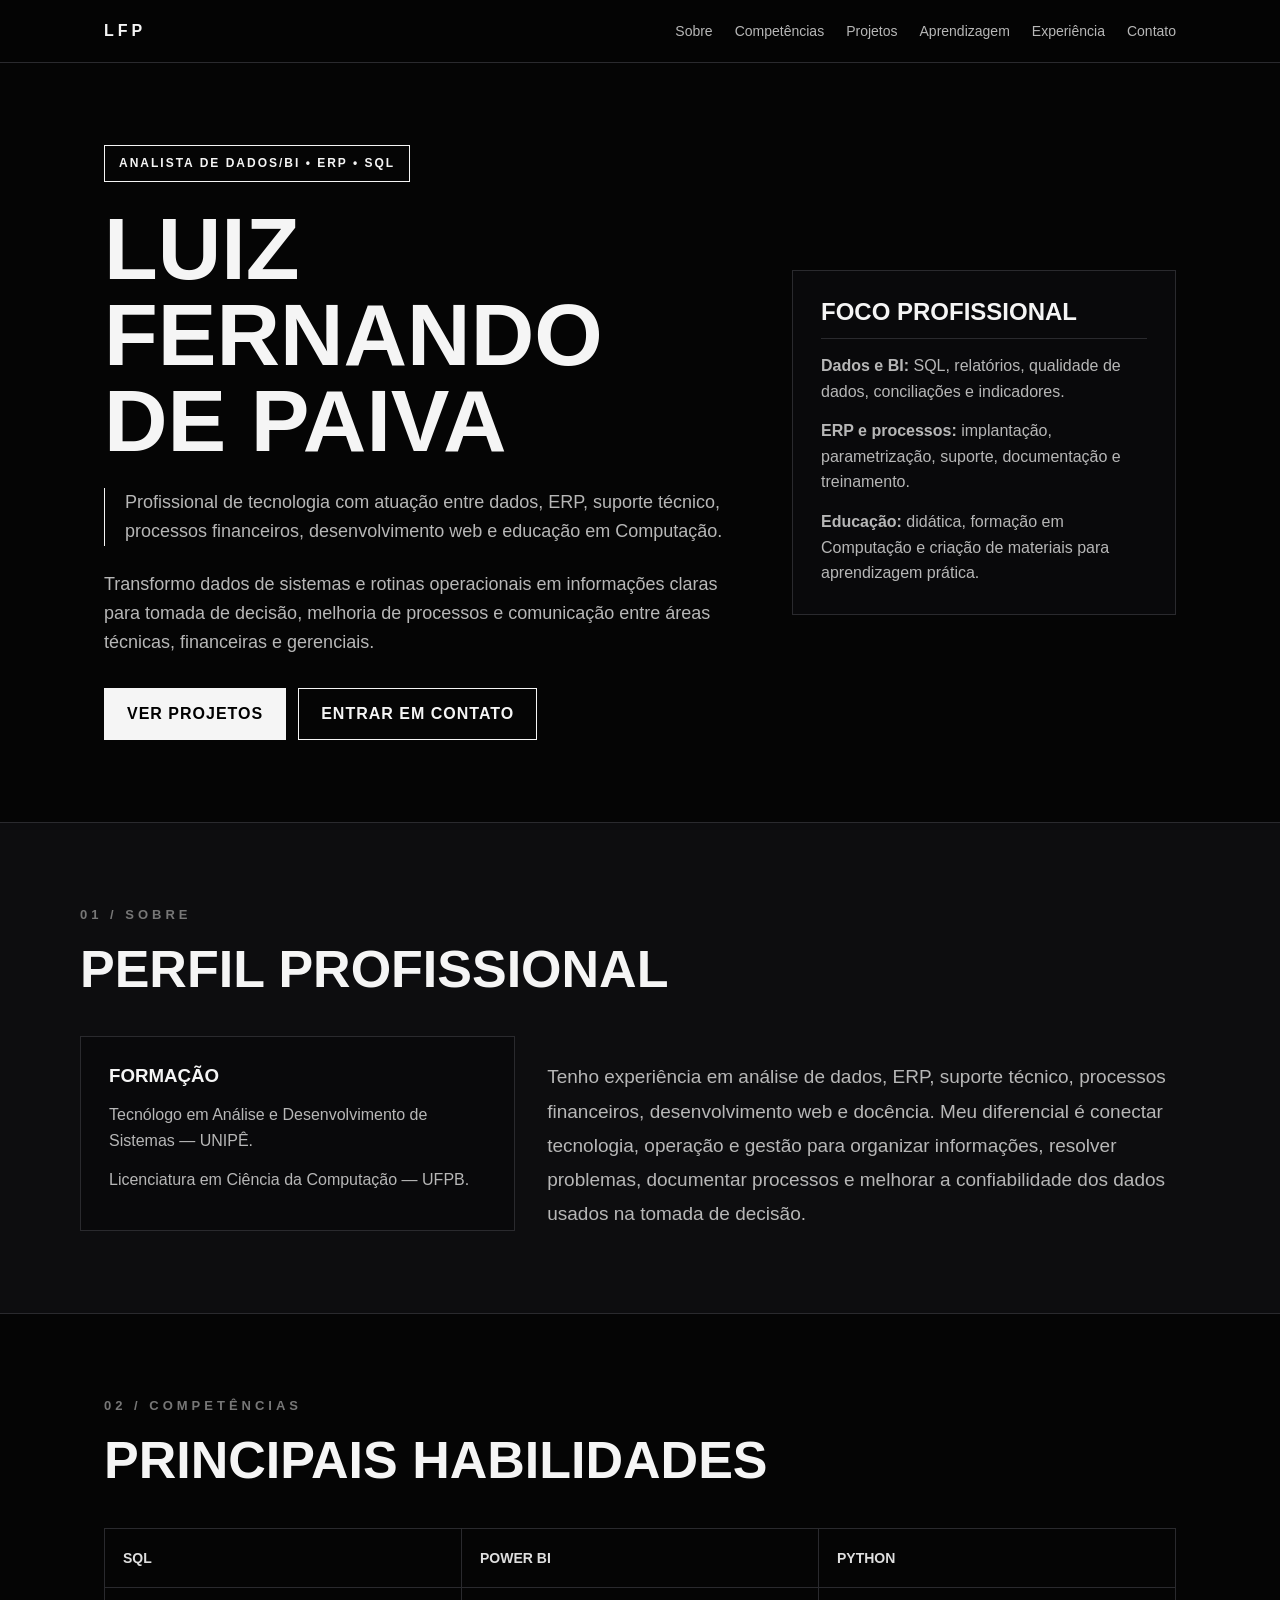
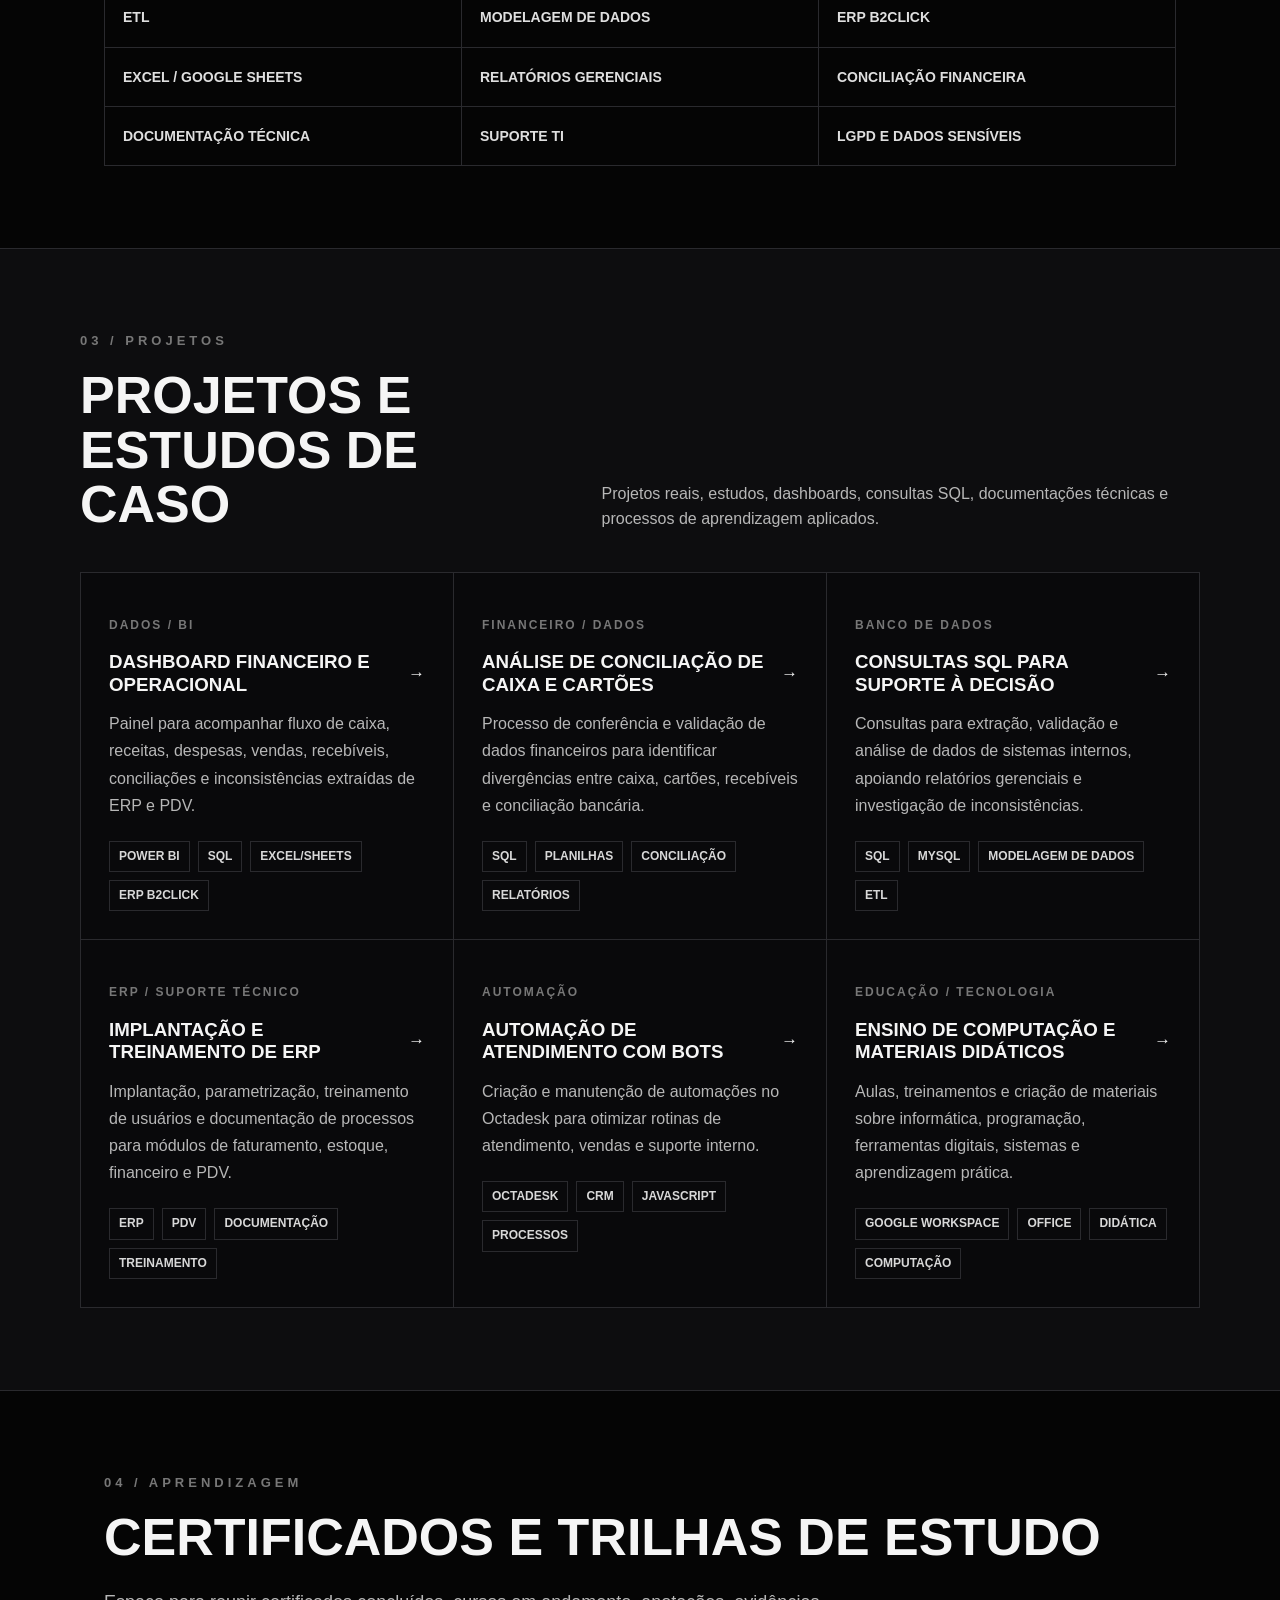
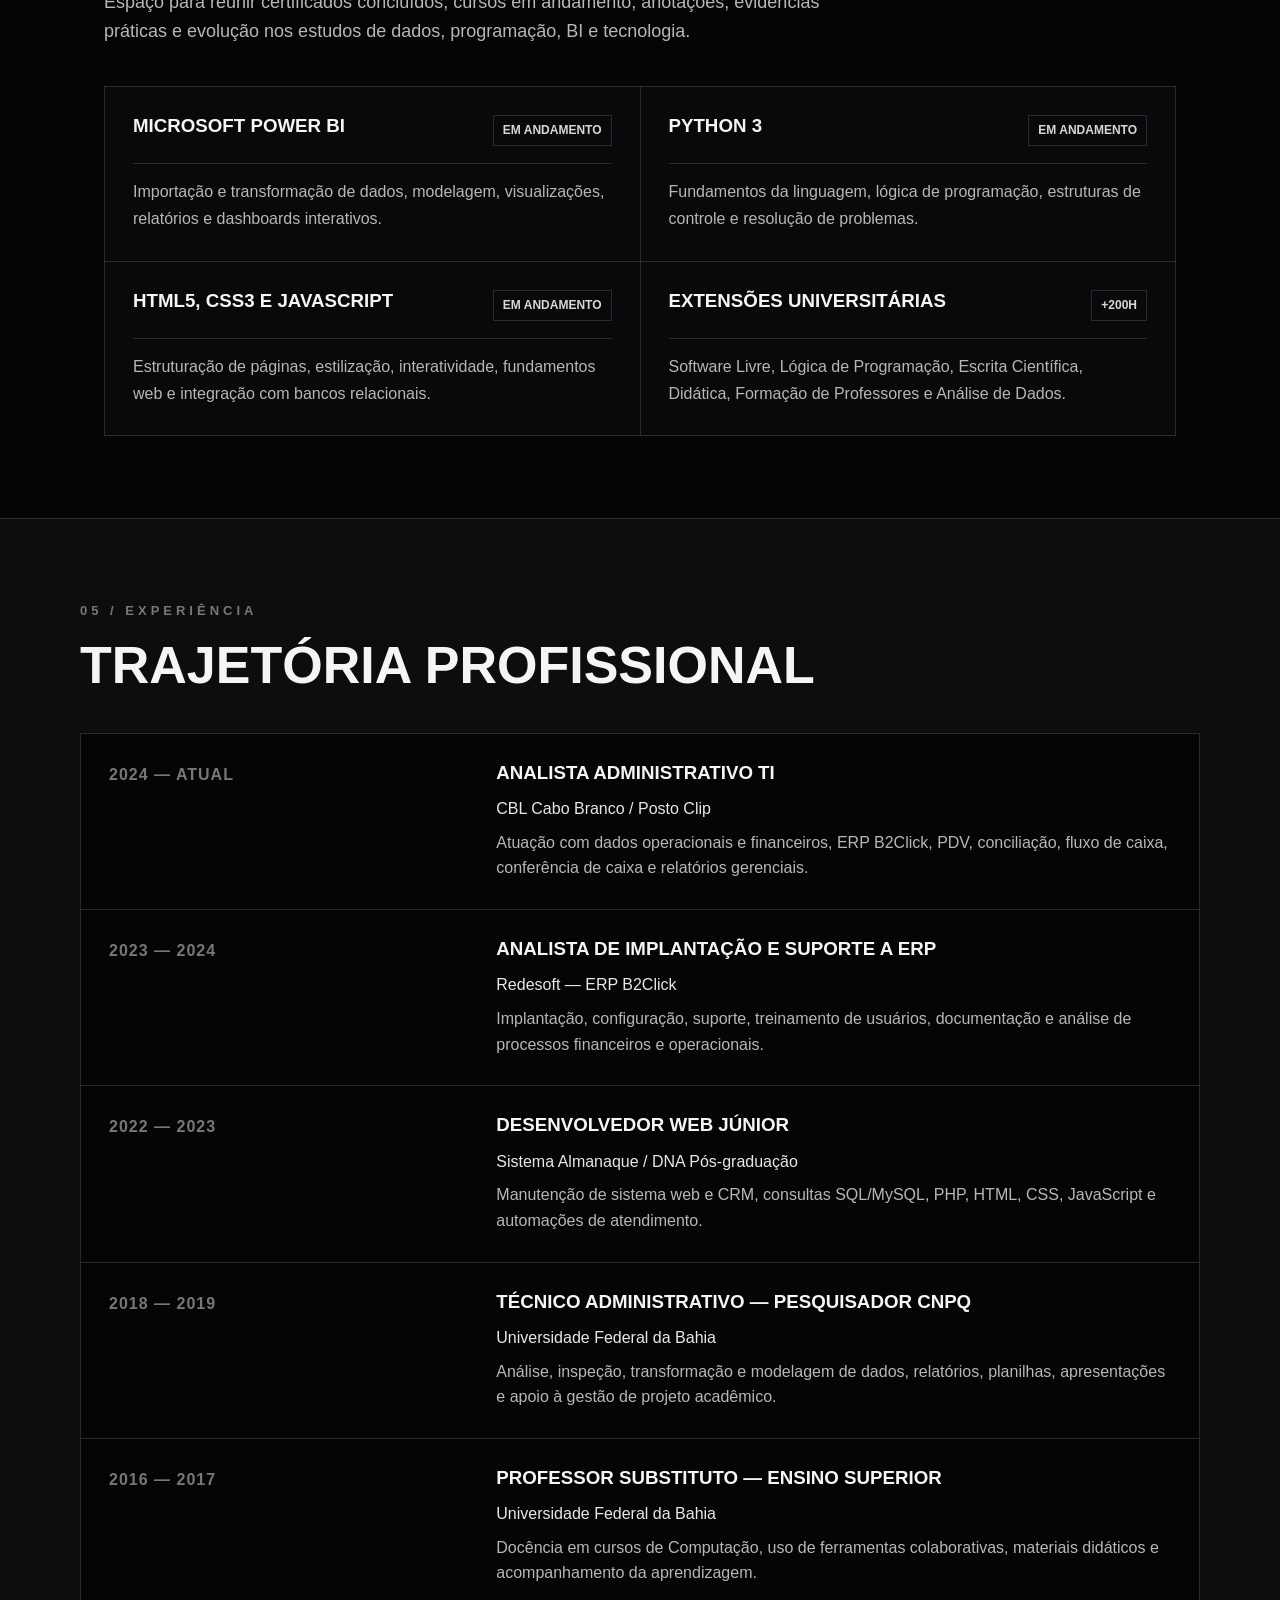
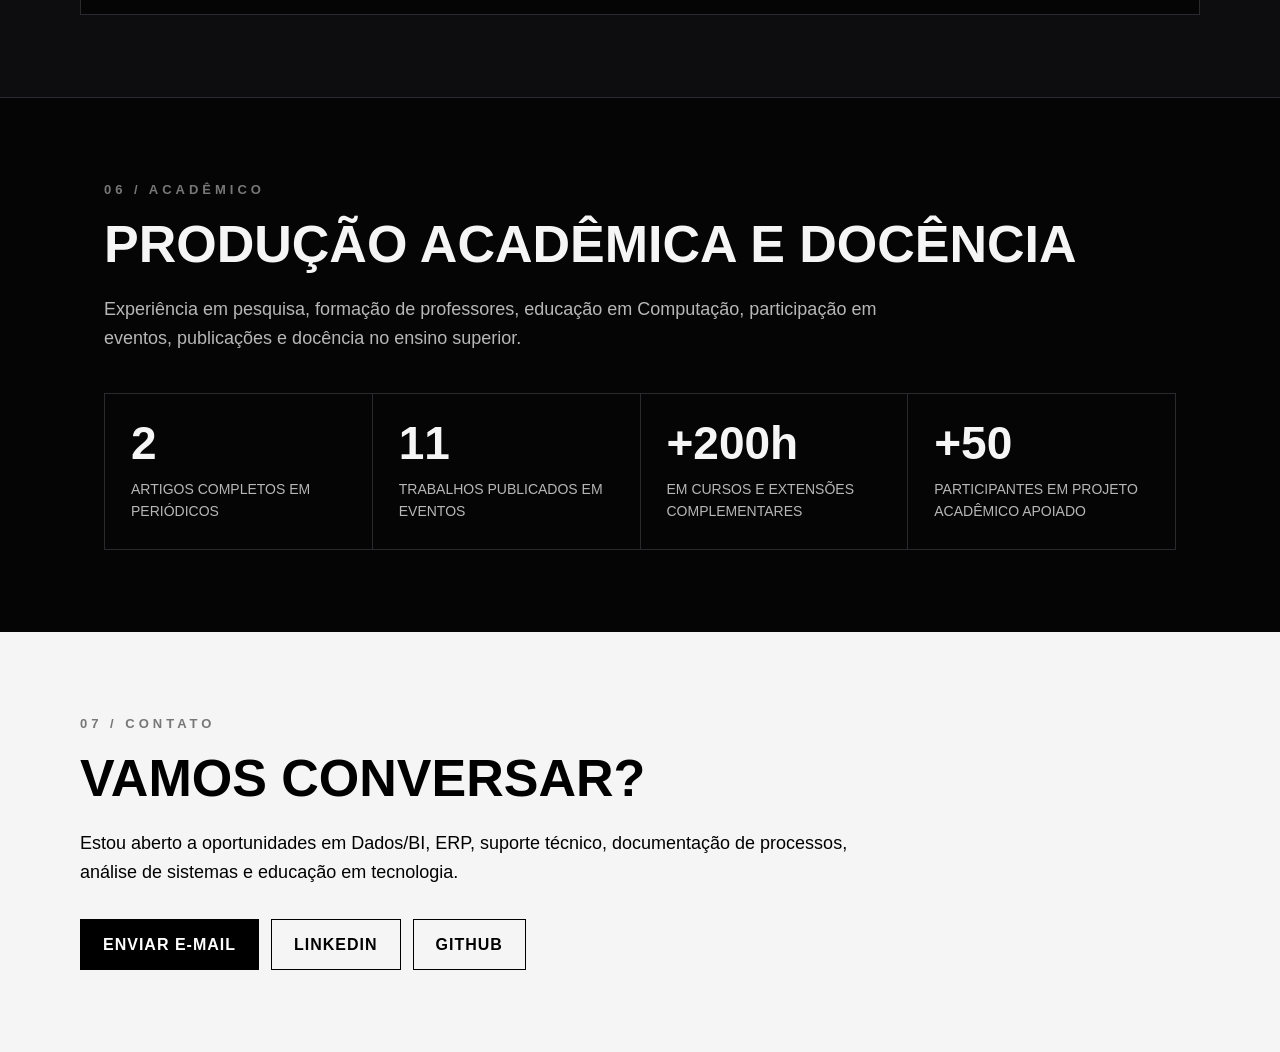
<file: index.html>
﻿<!DOCTYPE html>
<html lang="pt-BR">
<head>
  <meta charset="UTF-8" />
  <meta name="viewport" content="width=device-width, initial-scale=1.0" />
  <meta name="description" content="Portfólio de Luiz Fernando de Paiva, profissional de Dados, BI, ERP, SQL, suporte técnico e educação em Computação." />
  <title>Luiz Fernando de Paiva | Dados, BI, ERP e SQL</title>
  <link rel="stylesheet" href="css/style.css?v=20260519-10" />
</head>
<body>
  <header class="topo">
    <nav class="menu" aria-label="Menu principal">
      <a href="#inicio" class="logo">LFP</a>
      <button class="menu-botao" type="button" aria-label="Abrir menu" aria-expanded="false">☰</button>
      <div class="links-menu">
        <a href="#sobre">Sobre</a>
        <a href="#competencias">Competências</a>
        <a href="#projetos">Projetos</a>
        <a href="#aprendizagem">Aprendizagem</a>
        <a href="#experiencia">Experiência</a>
        <a href="#contato">Contato</a>
      </div>
    </nav>
  </header>

  <main>
    <section id="inicio" class="secao hero">
      <div class="hero-conteudo">
        <p class="tag">Analista de Dados/BI • ERP • SQL</p>
        <h1>Luiz Fernando de Paiva</h1>
        <p class="descricao-principal">
          Profissional de tecnologia com atuação entre dados, ERP, suporte técnico, processos financeiros, desenvolvimento web e educação em Computação.
        </p>
        <p class="texto">
          Transformo dados de sistemas e rotinas operacionais em informações claras para tomada de decisão, melhoria de processos e comunicação entre áreas técnicas, financeiras e gerenciais.
        </p>
        <div class="botoes">
          <a class="botao botao-claro" href="#projetos">Ver projetos</a>
          <a class="botao botao-escuro" href="mailto:lfp.fernandopaiva@gmail.com">Entrar em contato</a>
        </div>
      </div>

      <aside class="painel-foco" aria-label="Foco profissional">
        <h2>Foco profissional</h2>
        <p><strong>Dados e BI:</strong> SQL, relatórios, qualidade de dados, conciliações e indicadores.</p>
        <p><strong>ERP e processos:</strong> implantação, parametrização, suporte, documentação e treinamento.</p>
        <p><strong>Educação:</strong> didática, formação em Computação e criação de materiais para aprendizagem prática.</p>
      </aside>
    </section>

    <section id="sobre" class="secao secao-alternada">
      <p class="numero-secao">01 / Sobre</p>
      <h2>Perfil profissional</h2>
      <div class="grid-sobre">
        <div class="caixa">
          <h3>Formação</h3>
          <p>Tecnólogo em Análise e Desenvolvimento de Sistemas — UNIPÊ.</p>
          <p>Licenciatura em Ciência da Computação — UFPB.</p>
        </div>
        <p class="texto texto-grande">
          Tenho experiência em análise de dados, ERP, suporte técnico, processos financeiros, desenvolvimento web e docência. Meu diferencial é conectar tecnologia, operação e gestão para organizar informações, resolver problemas, documentar processos e melhorar a confiabilidade dos dados usados na tomada de decisão.
        </p>
      </div>
    </section>

    <section id="competencias" class="secao">
      <p class="numero-secao">02 / Competências</p>
      <h2>Principais habilidades</h2>
      <div class="grade-tags">
        <span>SQL</span>
        <span>Power BI</span>
        <span>Python</span>
        <span>ETL</span>
        <span>Modelagem de Dados</span>
        <span>ERP B2Click</span>
        <span>Excel / Google Sheets</span>
        <span>Relatórios Gerenciais</span>
        <span>Conciliação Financeira</span>
        <span>Documentação Técnica</span>
        <span>Suporte TI</span>
        <span>LGPD e dados sensíveis</span>
      </div>
    </section>

    <section id="projetos" class="secao secao-alternada">
      <p class="numero-secao">03 / Projetos</p>
      <div class="cabecalho-secao">
        <h2>Projetos e estudos de caso</h2>
        <p>Projetos reais, estudos, dashboards, consultas SQL, documentações técnicas e processos de aprendizagem aplicados.</p>
      </div>

      <div class="grid-cards">
        <article class="card">
          <p class="categoria">Dados / BI</p>
          <h3><a class="link-projeto" href="projetos/dashboard-financeiro-operacional.html">Dashboard financeiro e operacional</a></h3>
          <p>Painel para acompanhar fluxo de caixa, receitas, despesas, vendas, recebíveis, conciliações e inconsistências extraídas de ERP e PDV.</p>
          <div class="chips"><span>Power BI</span><span>SQL</span><span>Excel/Sheets</span><span>ERP B2Click</span></div>
        </article>
        <article class="card">
          <p class="categoria">Financeiro / Dados</p>
          <h3><a class="link-projeto" href="projetos/analise-conciliacao-caixa-cartoes.html">Análise de conciliação de caixa e cartões</a></h3>
          <p>Processo de conferência e validação de dados financeiros para identificar divergências entre caixa, cartões, recebíveis e conciliação bancária.</p>
          <div class="chips"><span>SQL</span><span>Planilhas</span><span>Conciliação</span><span>Relatórios</span></div>
        </article>
        <article class="card">
          <p class="categoria">Banco de Dados</p>
          <h3><a class="link-projeto" href="projetos/consultas-sql-suporte-decisao.html">Consultas SQL para suporte à decisão</a></h3>
          <p>Consultas para extração, validação e análise de dados de sistemas internos, apoiando relatórios gerenciais e investigação de inconsistências.</p>
          <div class="chips"><span>SQL</span><span>MySQL</span><span>Modelagem de Dados</span><span>ETL</span></div>
        </article>
        <article class="card">
          <p class="categoria">ERP / Suporte Técnico</p>
          <h3><a class="link-projeto" href="projetos/implantacao-treinamento-erp.html">Implantação e treinamento de ERP</a></h3>
          <p>Implantação, parametrização, treinamento de usuários e documentação de processos para módulos de faturamento, estoque, financeiro e PDV.</p>
          <div class="chips"><span>ERP</span><span>PDV</span><span>Documentação</span><span>Treinamento</span></div>
        </article>
        <article class="card">
          <p class="categoria">Automação</p>
          <h3><a class="link-projeto" href="projetos/automacao-atendimento-bots.html">Automação de atendimento com bots</a></h3>
          <p>Criação e manutenção de automações no Octadesk para otimizar rotinas de atendimento, vendas e suporte interno.</p>
          <div class="chips"><span>Octadesk</span><span>CRM</span><span>JavaScript</span><span>Processos</span></div>
        </article>
        <article class="card">
          <p class="categoria">Educação / Tecnologia</p>
          <h3><a class="link-projeto" href="projetos/ensino-computacao-materiais-didaticos.html">Ensino de Computação e materiais didáticos</a></h3>
          <p>Aulas, treinamentos e criação de materiais sobre informática, programação, ferramentas digitais, sistemas e aprendizagem prática.</p>
          <div class="chips"><span>Google Workspace</span><span>Office</span><span>Didática</span><span>Computação</span></div>
        </article>
      </div>
    </section>

    <section id="aprendizagem" class="secao">
      <p class="numero-secao">04 / Aprendizagem</p>
      <h2>Certificados e trilhas de estudo</h2>
      <p class="texto">Espaço para reunir certificados concluídos, cursos em andamento, anotações, evidências práticas e evolução nos estudos de dados, programação, BI e tecnologia.</p>
      <div class="grid-cards dois">
        <article class="card"><div class="card-topo"><h3>Microsoft Power BI</h3><span>Em andamento</span></div><p>Importação e transformação de dados, modelagem, visualizações, relatórios e dashboards interativos.</p></article>
        <article class="card"><div class="card-topo"><h3>Python 3</h3><span>Em andamento</span></div><p>Fundamentos da linguagem, lógica de programação, estruturas de controle e resolução de problemas.</p></article>
        <article class="card"><div class="card-topo"><h3>HTML5, CSS3 e JavaScript</h3><span>Em andamento</span></div><p>Estruturação de páginas, estilização, interatividade, fundamentos web e integração com bancos relacionais.</p></article>
        <article class="card"><div class="card-topo"><h3>Extensões universitárias</h3><span>+200h</span></div><p>Software Livre, Lógica de Programação, Escrita Científica, Didática, Formação de Professores e Análise de Dados.</p></article>
      </div>
    </section>

    <section id="experiencia" class="secao secao-alternada">
      <p class="numero-secao">05 / Experiência</p>
      <h2>Trajetória profissional</h2>
      <div class="linha-do-tempo">
        <article class="experiencia"><span>2024 — atual</span><div><h3>Analista Administrativo TI</h3><p class="empresa">CBL Cabo Branco / Posto Clip</p><p>Atuação com dados operacionais e financeiros, ERP B2Click, PDV, conciliação, fluxo de caixa, conferência de caixa e relatórios gerenciais.</p></div></article>
        <article class="experiencia"><span>2023 — 2024</span><div><h3>Analista de Implantação e Suporte a ERP</h3><p class="empresa">Redesoft — ERP B2Click</p><p>Implantação, configuração, suporte, treinamento de usuários, documentação e análise de processos financeiros e operacionais.</p></div></article>
        <article class="experiencia"><span>2022 — 2023</span><div><h3>Desenvolvedor Web Júnior</h3><p class="empresa">Sistema Almanaque / DNA Pós-graduação</p><p>Manutenção de sistema web e CRM, consultas SQL/MySQL, PHP, HTML, CSS, JavaScript e automações de atendimento.</p></div></article>
        <article class="experiencia"><span>2018 — 2019</span><div><h3>Técnico Administrativo — Pesquisador CNPq</h3><p class="empresa">Universidade Federal da Bahia</p><p>Análise, inspeção, transformação e modelagem de dados, relatórios, planilhas, apresentações e apoio à gestão de projeto acadêmico.</p></div></article>
        <article class="experiencia"><span>2016 — 2017</span><div><h3>Professor Substituto — Ensino Superior</h3><p class="empresa">Universidade Federal da Bahia</p><p>Docência em cursos de Computação, uso de ferramentas colaborativas, materiais didáticos e acompanhamento da aprendizagem.</p></div></article>
      </div>
    </section>

    <section id="academico" class="secao">
      <p class="numero-secao">06 / Acadêmico</p>
      <h2>Produção acadêmica e docência</h2>
      <p class="texto">Experiência em pesquisa, formação de professores, educação em Computação, participação em eventos, publicações e docência no ensino superior.</p>
      <div class="indicadores">
        <div><strong>2</strong><span>artigos completos em periódicos</span></div>
        <div><strong>11</strong><span>trabalhos publicados em eventos</span></div>
        <div><strong>+200h</strong><span>em cursos e extensões complementares</span></div>
        <div><strong>+50</strong><span>participantes em projeto acadêmico apoiado</span></div>
      </div>
    </section>

    <section id="contato" class="secao contato">
      <p class="numero-secao">07 / Contato</p>
      <h2>Vamos conversar?</h2>
      <p>Estou aberto a oportunidades em Dados/BI, ERP, suporte técnico, documentação de processos, análise de sistemas e educação em tecnologia.</p>
      <div class="botoes">
        <a class="botao botao-claro" href="mailto:lfp.fernandopaiva@gmail.com">Enviar e-mail</a>
        <a class="botao botao-escuro" href="https://www.linkedin.com/" target="_blank" rel="noreferrer">LinkedIn</a>
        <a class="botao botao-escuro" href="https://github.com/f3rn4nd0p41v4" target="_blank" rel="noreferrer">GitHub</a>
      </div>
    </section>
  </main>

  <script src="js/script.js?v=20260519-10"></script>
</body>
</html>
</file>
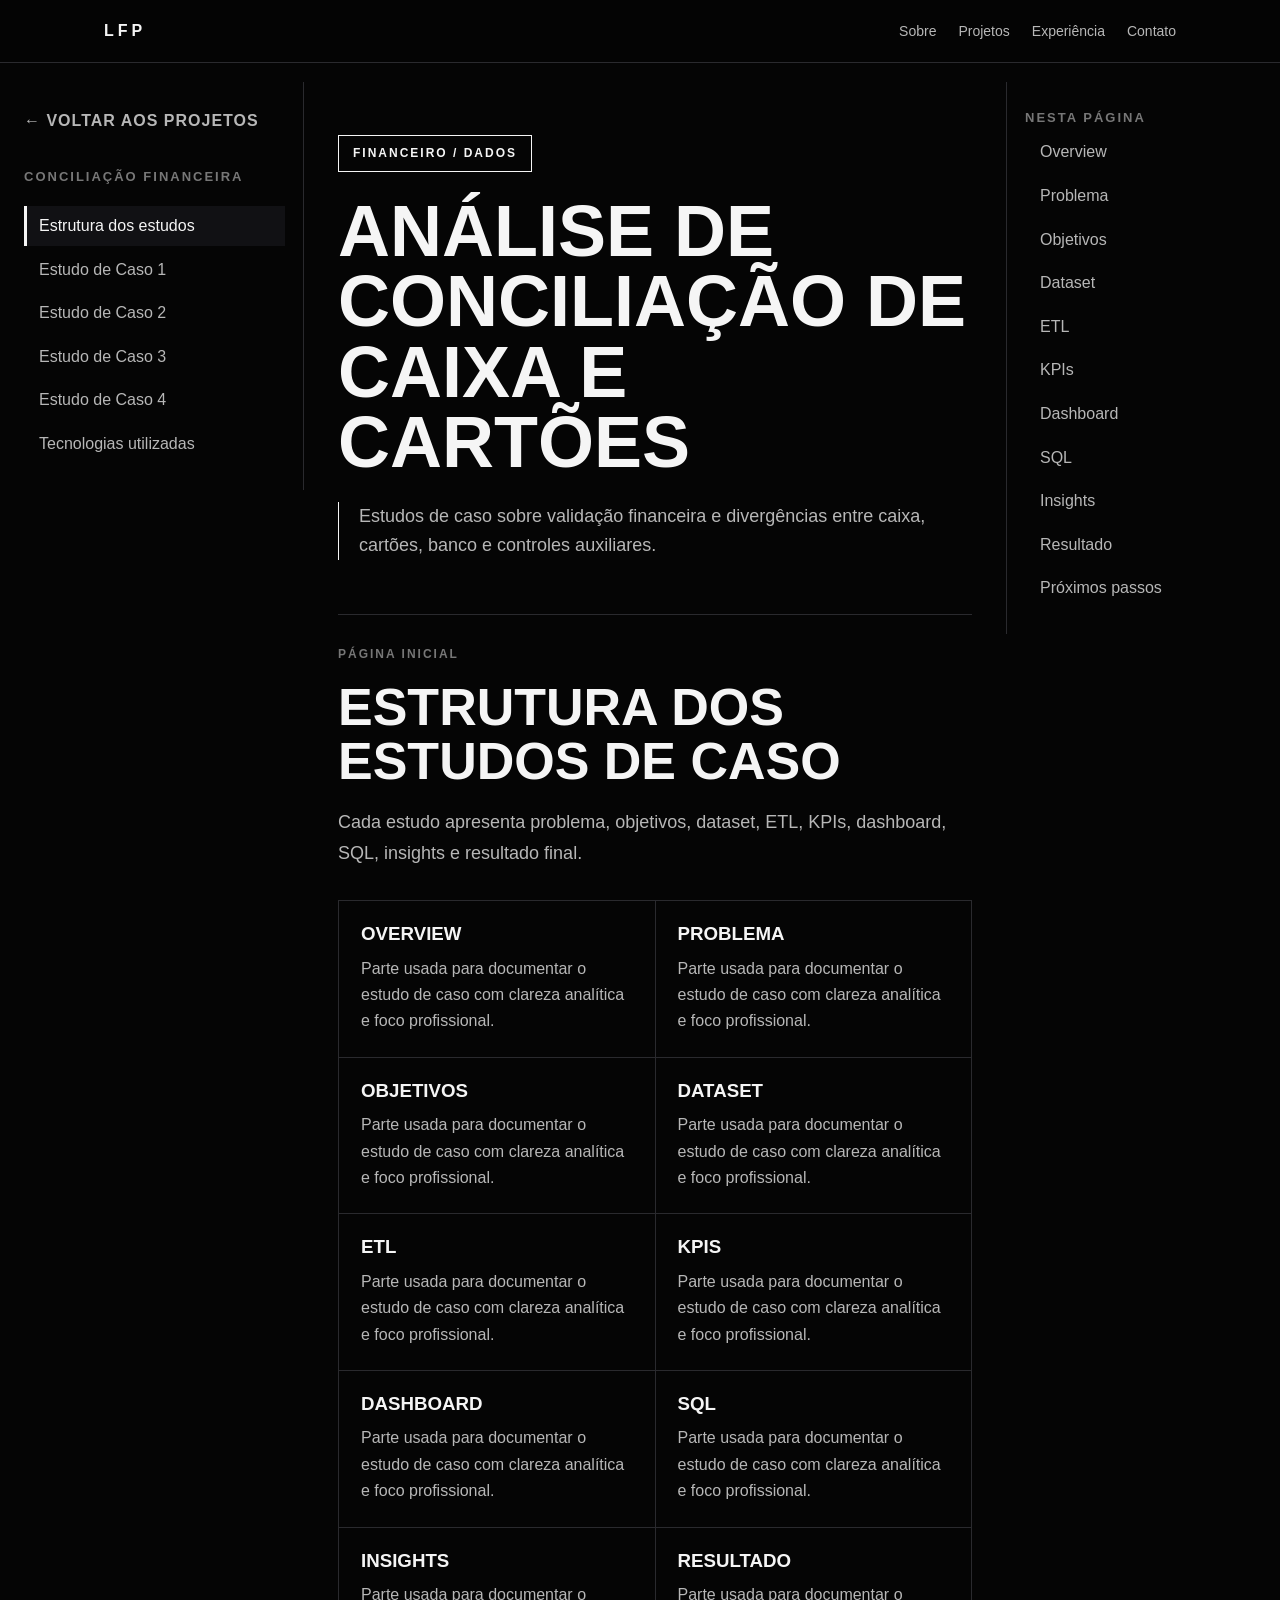
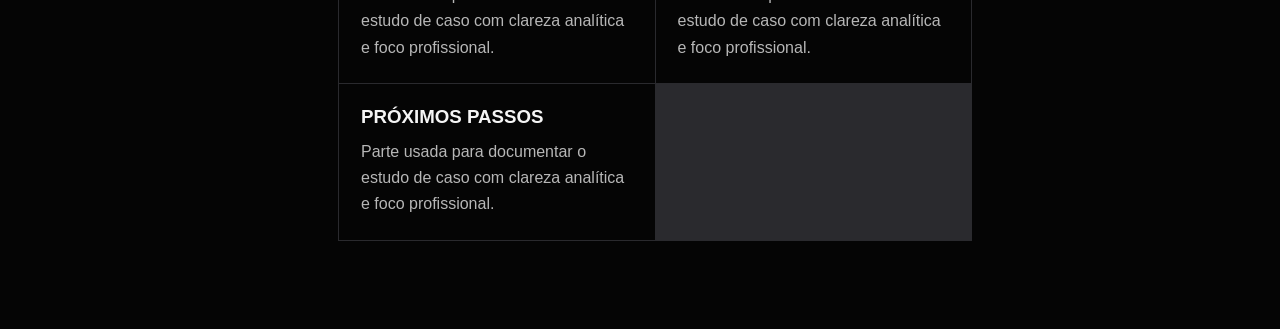
<file: projetos/analise-conciliacao-caixa-cartoes.html>
﻿<!DOCTYPE html>
<html lang="pt-BR"><head><meta charset="UTF-8" /><meta name="viewport" content="width=device-width, initial-scale=1.0" /><title>Análise de conciliação de caixa e cartões | Luiz Fernando de Paiva</title><link rel="stylesheet" href="../css/style.css?v=20260519-10" /></head>
<body class="pagina-projeto pagina-estudos"><header class="topo"><nav class="menu" aria-label="Menu principal"><a href="../index.html#inicio" class="logo">LFP</a><div class="links-menu"><a href="../index.html#sobre">Sobre</a><a href="../index.html#projetos">Projetos</a><a href="../index.html#experiencia">Experiência</a><a href="../index.html#contato">Contato</a></div></nav></header>
<main class="projeto-docs"><aside class="docs-sidebar" aria-label="Estudos de caso"><a class="voltar" href="../index.html#projetos">← Voltar aos projetos</a><p class="docs-label">Conciliação financeira</p><nav class="docs-nav docs-case-nav"><a class="ativo" href="#estrutura-estudos" data-case-link="estrutura">Estrutura dos estudos</a><a href="#caso-1" data-case-link="caso-1">Estudo de Caso 1</a><a href="#caso-2" data-case-link="caso-2">Estudo de Caso 2</a><a href="#caso-3" data-case-link="caso-3">Estudo de Caso 3</a><a href="#caso-4" data-case-link="caso-4">Estudo de Caso 4</a><a href="#tecnologias-utilizadas" data-case-link="tecnologias">Tecnologias utilizadas</a></nav></aside>
<article class="docs-artigo"><p class="tag">Financeiro / Dados</p><h1>Análise de conciliação de caixa e cartões</h1><p class="descricao-principal">Estudos de caso sobre validação financeira e divergências entre caixa, cartões, banco e controles auxiliares.</p><section id="estrutura-estudos" class="estudo-caso docs-intro" data-case="estrutura"><div class="case-heading"><p class="categoria">Página inicial</p><h2>Estrutura dos estudos de caso</h2><p>Cada estudo apresenta problema, objetivos, dataset, ETL, KPIs, dashboard, SQL, insights e resultado final.</p></div><div class="estrutura-grid"><section id="estrutura-overview"><h3>Overview</h3><p>Parte usada para documentar o estudo de caso com clareza analítica e foco profissional.</p></section><section id="estrutura-problema"><h3>Problema</h3><p>Parte usada para documentar o estudo de caso com clareza analítica e foco profissional.</p></section><section id="estrutura-objetivos"><h3>Objetivos</h3><p>Parte usada para documentar o estudo de caso com clareza analítica e foco profissional.</p></section><section id="estrutura-dataset"><h3>Dataset</h3><p>Parte usada para documentar o estudo de caso com clareza analítica e foco profissional.</p></section><section id="estrutura-etl"><h3>ETL</h3><p>Parte usada para documentar o estudo de caso com clareza analítica e foco profissional.</p></section><section id="estrutura-kpis"><h3>KPIs</h3><p>Parte usada para documentar o estudo de caso com clareza analítica e foco profissional.</p></section><section id="estrutura-dashboard"><h3>Dashboard</h3><p>Parte usada para documentar o estudo de caso com clareza analítica e foco profissional.</p></section><section id="estrutura-sql"><h3>SQL</h3><p>Parte usada para documentar o estudo de caso com clareza analítica e foco profissional.</p></section><section id="estrutura-insights"><h3>Insights</h3><p>Parte usada para documentar o estudo de caso com clareza analítica e foco profissional.</p></section><section id="estrutura-resultado"><h3>Resultado</h3><p>Parte usada para documentar o estudo de caso com clareza analítica e foco profissional.</p></section><section id="estrutura-proximos-passos"><h3>Próximos passos</h3><p>Parte usada para documentar o estudo de caso com clareza analítica e foco profissional.</p></section></div></section>      <section id="caso-1" class="estudo-caso" data-case="caso-1">
        <div class="case-heading"><p class="categoria">Estudo de Caso 1</p><h2>Conciliação diária de caixa</h2><p>Análise para localizar divergências financeiras e transformar conferências manuais em rotinas rastreáveis.</p></div>
        <section id="caso-1-overview" class="docs-secao"><h3>Overview</h3><p>Estudo aplicado ao contexto de conciliação de caixa, cartões e recebíveis, com foco em organizar dados, processos e indicadores para análise recorrente.</p></section>
        <section id="caso-1-problema" class="docs-secao"><h3>Problema</h3><p>As rotinas dependiam de consultas manuais e dificultavam identificar diferenças rapidamente.</p><ul><li>Fechamentos dispersos em fontes diferentes.</li><li>Divergências sem classificação clara.</li><li>Tempo alto para revisar caixa, cartões e banco.</li></ul></section>
        <section id="caso-1-objetivos" class="docs-secao"><h3>Objetivos</h3><ul><li>Comparar previsto e realizado.</li><li>Classificar divergências por origem.</li><li>Reduzir tempo de conferência.</li><li>Apoiar fechamento financeiro.</li></ul></section>
        <section id="caso-1-dataset" class="docs-secao"><h3>Dataset</h3><div class="tabela-resumo"><div><strong>Fonte principal</strong><span>Caixa, PDV e ERP.</span></div><div><strong>Fonte auxiliar</strong><span>Adquirentes, banco e planilhas.</span></div><div><strong>Controle</strong><span>Planilhas, CSVs ou registros operacionais de apoio.</span></div></div></section>
        <section id="caso-1-etl" class="docs-secao"><h3>ETL</h3><ol class="lista-etl"><li>Extração das fontes.</li><li>Limpeza e padronização.</li><li>Modelagem da base analítica.</li><li>Criação de KPIs.</li><li>Publicação para análise.</li></ol><p class="fluxo-etl">Caixa + PDV + Banco → SQL → Dashboard</p></section>
        <section id="caso-1-kpis" class="docs-secao"><h3>KPIs</h3><div class="kpi-grid"><div><span>Volume</span><strong>R$ 210k</strong></div><div><span>Eficiência</span><strong>84%</strong></div><div><span>Pendências</span><strong>17</strong></div><div><span>Evolução</span><strong>-38%</strong></div></div></section>
        <section id="caso-1-dashboard" class="docs-secao"><h3>Dashboard</h3><div class="dashboard-preview"><span>Imagem do dashboard</span><strong>Conciliação diária de caixa</strong><p>Espaço reservado para print, zoom, GIF ou carousel do painel.</p></div></section>
        <section id="caso-1-sql" class="docs-secao"><h3>SQL</h3><pre class="sql-bloco"><code>SELECT&#10;    categoria,&#10;    COUNT(*) AS registros,&#10;    SUM(valor) AS total&#10;FROM conciliacao_financeira&#10;GROUP BY categoria&#10;ORDER BY total DESC;</code></pre></section>
        <section id="caso-1-insights" class="docs-secao"><h3>Insights</h3><ul><li>Diferenças se concentraram em poucos turnos.</li><li>Cartões representaram maior parte da receita.</li><li>Padronização reduziu reincidências.</li></ul></section>
        <section id="caso-1-resultado" class="docs-secao"><h3>Resultado</h3><p>A análise organizou pendências e tornou a conferência financeira mais rastreável.</p></section>
        <section id="caso-1-proximos-passos" class="docs-secao"><h3>Próximos passos</h3><ul><li>Automatizar importações.</li><li>Criar alertas de divergência.</li><li>Registrar causa raiz por pendência.</li></ul></section>
      </section>      <section id="caso-2" class="estudo-caso" data-case="caso-2">
        <div class="case-heading"><p class="categoria">Estudo de Caso 2</p><h2>Conciliação de cartões</h2><p>Análise para localizar divergências financeiras e transformar conferências manuais em rotinas rastreáveis.</p></div>
        <section id="caso-2-overview" class="docs-secao"><h3>Overview</h3><p>Estudo aplicado ao contexto de conciliação de caixa, cartões e recebíveis, com foco em organizar dados, processos e indicadores para análise recorrente.</p></section>
        <section id="caso-2-problema" class="docs-secao"><h3>Problema</h3><p>As rotinas dependiam de consultas manuais e dificultavam identificar diferenças rapidamente.</p><ul><li>Fechamentos dispersos em fontes diferentes.</li><li>Divergências sem classificação clara.</li><li>Tempo alto para revisar caixa, cartões e banco.</li></ul></section>
        <section id="caso-2-objetivos" class="docs-secao"><h3>Objetivos</h3><ul><li>Comparar previsto e realizado.</li><li>Classificar divergências por origem.</li><li>Reduzir tempo de conferência.</li><li>Apoiar fechamento financeiro.</li></ul></section>
        <section id="caso-2-dataset" class="docs-secao"><h3>Dataset</h3><div class="tabela-resumo"><div><strong>Fonte principal</strong><span>Caixa, PDV e ERP.</span></div><div><strong>Fonte auxiliar</strong><span>Adquirentes, banco e planilhas.</span></div><div><strong>Controle</strong><span>Planilhas, CSVs ou registros operacionais de apoio.</span></div></div></section>
        <section id="caso-2-etl" class="docs-secao"><h3>ETL</h3><ol class="lista-etl"><li>Extração das fontes.</li><li>Limpeza e padronização.</li><li>Modelagem da base analítica.</li><li>Criação de KPIs.</li><li>Publicação para análise.</li></ol><p class="fluxo-etl">Caixa + PDV + Banco → SQL → Dashboard</p></section>
        <section id="caso-2-kpis" class="docs-secao"><h3>KPIs</h3><div class="kpi-grid"><div><span>Volume</span><strong>R$ 210k</strong></div><div><span>Eficiência</span><strong>84%</strong></div><div><span>Pendências</span><strong>17</strong></div><div><span>Evolução</span><strong>-38%</strong></div></div></section>
        <section id="caso-2-dashboard" class="docs-secao"><h3>Dashboard</h3><div class="dashboard-preview"><span>Imagem do dashboard</span><strong>Conciliação de cartões</strong><p>Espaço reservado para print, zoom, GIF ou carousel do painel.</p></div></section>
        <section id="caso-2-sql" class="docs-secao"><h3>SQL</h3><pre class="sql-bloco"><code>SELECT&#10;    categoria,&#10;    COUNT(*) AS registros,&#10;    SUM(valor) AS total&#10;FROM conciliacao_financeira&#10;GROUP BY categoria&#10;ORDER BY total DESC;</code></pre></section>
        <section id="caso-2-insights" class="docs-secao"><h3>Insights</h3><ul><li>Diferenças se concentraram em poucos turnos.</li><li>Cartões representaram maior parte da receita.</li><li>Padronização reduziu reincidências.</li></ul></section>
        <section id="caso-2-resultado" class="docs-secao"><h3>Resultado</h3><p>A análise organizou pendências e tornou a conferência financeira mais rastreável.</p></section>
        <section id="caso-2-proximos-passos" class="docs-secao"><h3>Próximos passos</h3><ul><li>Automatizar importações.</li><li>Criar alertas de divergência.</li><li>Registrar causa raiz por pendência.</li></ul></section>
      </section>      <section id="caso-3" class="estudo-caso" data-case="caso-3">
        <div class="case-heading"><p class="categoria">Estudo de Caso 3</p><h2>Conciliação bancária</h2><p>Análise para localizar divergências financeiras e transformar conferências manuais em rotinas rastreáveis.</p></div>
        <section id="caso-3-overview" class="docs-secao"><h3>Overview</h3><p>Estudo aplicado ao contexto de conciliação de caixa, cartões e recebíveis, com foco em organizar dados, processos e indicadores para análise recorrente.</p></section>
        <section id="caso-3-problema" class="docs-secao"><h3>Problema</h3><p>As rotinas dependiam de consultas manuais e dificultavam identificar diferenças rapidamente.</p><ul><li>Fechamentos dispersos em fontes diferentes.</li><li>Divergências sem classificação clara.</li><li>Tempo alto para revisar caixa, cartões e banco.</li></ul></section>
        <section id="caso-3-objetivos" class="docs-secao"><h3>Objetivos</h3><ul><li>Comparar previsto e realizado.</li><li>Classificar divergências por origem.</li><li>Reduzir tempo de conferência.</li><li>Apoiar fechamento financeiro.</li></ul></section>
        <section id="caso-3-dataset" class="docs-secao"><h3>Dataset</h3><div class="tabela-resumo"><div><strong>Fonte principal</strong><span>Caixa, PDV e ERP.</span></div><div><strong>Fonte auxiliar</strong><span>Adquirentes, banco e planilhas.</span></div><div><strong>Controle</strong><span>Planilhas, CSVs ou registros operacionais de apoio.</span></div></div></section>
        <section id="caso-3-etl" class="docs-secao"><h3>ETL</h3><ol class="lista-etl"><li>Extração das fontes.</li><li>Limpeza e padronização.</li><li>Modelagem da base analítica.</li><li>Criação de KPIs.</li><li>Publicação para análise.</li></ol><p class="fluxo-etl">Caixa + PDV + Banco → SQL → Dashboard</p></section>
        <section id="caso-3-kpis" class="docs-secao"><h3>KPIs</h3><div class="kpi-grid"><div><span>Volume</span><strong>R$ 210k</strong></div><div><span>Eficiência</span><strong>84%</strong></div><div><span>Pendências</span><strong>17</strong></div><div><span>Evolução</span><strong>-38%</strong></div></div></section>
        <section id="caso-3-dashboard" class="docs-secao"><h3>Dashboard</h3><div class="dashboard-preview"><span>Imagem do dashboard</span><strong>Conciliação bancária</strong><p>Espaço reservado para print, zoom, GIF ou carousel do painel.</p></div></section>
        <section id="caso-3-sql" class="docs-secao"><h3>SQL</h3><pre class="sql-bloco"><code>SELECT&#10;    categoria,&#10;    COUNT(*) AS registros,&#10;    SUM(valor) AS total&#10;FROM conciliacao_financeira&#10;GROUP BY categoria&#10;ORDER BY total DESC;</code></pre></section>
        <section id="caso-3-insights" class="docs-secao"><h3>Insights</h3><ul><li>Diferenças se concentraram em poucos turnos.</li><li>Cartões representaram maior parte da receita.</li><li>Padronização reduziu reincidências.</li></ul></section>
        <section id="caso-3-resultado" class="docs-secao"><h3>Resultado</h3><p>A análise organizou pendências e tornou a conferência financeira mais rastreável.</p></section>
        <section id="caso-3-proximos-passos" class="docs-secao"><h3>Próximos passos</h3><ul><li>Automatizar importações.</li><li>Criar alertas de divergência.</li><li>Registrar causa raiz por pendência.</li></ul></section>
      </section>      <section id="caso-4" class="estudo-caso" data-case="caso-4">
        <div class="case-heading"><p class="categoria">Estudo de Caso 4</p><h2>Painel de divergências</h2><p>Análise para localizar divergências financeiras e transformar conferências manuais em rotinas rastreáveis.</p></div>
        <section id="caso-4-overview" class="docs-secao"><h3>Overview</h3><p>Estudo aplicado ao contexto de conciliação de caixa, cartões e recebíveis, com foco em organizar dados, processos e indicadores para análise recorrente.</p></section>
        <section id="caso-4-problema" class="docs-secao"><h3>Problema</h3><p>As rotinas dependiam de consultas manuais e dificultavam identificar diferenças rapidamente.</p><ul><li>Fechamentos dispersos em fontes diferentes.</li><li>Divergências sem classificação clara.</li><li>Tempo alto para revisar caixa, cartões e banco.</li></ul></section>
        <section id="caso-4-objetivos" class="docs-secao"><h3>Objetivos</h3><ul><li>Comparar previsto e realizado.</li><li>Classificar divergências por origem.</li><li>Reduzir tempo de conferência.</li><li>Apoiar fechamento financeiro.</li></ul></section>
        <section id="caso-4-dataset" class="docs-secao"><h3>Dataset</h3><div class="tabela-resumo"><div><strong>Fonte principal</strong><span>Caixa, PDV e ERP.</span></div><div><strong>Fonte auxiliar</strong><span>Adquirentes, banco e planilhas.</span></div><div><strong>Controle</strong><span>Planilhas, CSVs ou registros operacionais de apoio.</span></div></div></section>
        <section id="caso-4-etl" class="docs-secao"><h3>ETL</h3><ol class="lista-etl"><li>Extração das fontes.</li><li>Limpeza e padronização.</li><li>Modelagem da base analítica.</li><li>Criação de KPIs.</li><li>Publicação para análise.</li></ol><p class="fluxo-etl">Caixa + PDV + Banco → SQL → Dashboard</p></section>
        <section id="caso-4-kpis" class="docs-secao"><h3>KPIs</h3><div class="kpi-grid"><div><span>Volume</span><strong>R$ 210k</strong></div><div><span>Eficiência</span><strong>84%</strong></div><div><span>Pendências</span><strong>17</strong></div><div><span>Evolução</span><strong>-38%</strong></div></div></section>
        <section id="caso-4-dashboard" class="docs-secao"><h3>Dashboard</h3><div class="dashboard-preview"><span>Imagem do dashboard</span><strong>Painel de divergências</strong><p>Espaço reservado para print, zoom, GIF ou carousel do painel.</p></div></section>
        <section id="caso-4-sql" class="docs-secao"><h3>SQL</h3><pre class="sql-bloco"><code>SELECT&#10;    categoria,&#10;    COUNT(*) AS registros,&#10;    SUM(valor) AS total&#10;FROM conciliacao_financeira&#10;GROUP BY categoria&#10;ORDER BY total DESC;</code></pre></section>
        <section id="caso-4-insights" class="docs-secao"><h3>Insights</h3><ul><li>Diferenças se concentraram em poucos turnos.</li><li>Cartões representaram maior parte da receita.</li><li>Padronização reduziu reincidências.</li></ul></section>
        <section id="caso-4-resultado" class="docs-secao"><h3>Resultado</h3><p>A análise organizou pendências e tornou a conferência financeira mais rastreável.</p></section>
        <section id="caso-4-proximos-passos" class="docs-secao"><h3>Próximos passos</h3><ul><li>Automatizar importações.</li><li>Criar alertas de divergência.</li><li>Registrar causa raiz por pendência.</li></ul></section>
      </section><section id="tecnologias-utilizadas" class="estudo-caso" data-case="tecnologias"><div class="case-heading"><p class="categoria">Stack</p><h2>Tecnologias utilizadas</h2><p>Ferramentas, práticas e conceitos aplicados nos estudos deste projeto.</p></div><div class="chips chips-grandes"><span>SQL</span><span>Excel</span><span>Google Sheets</span><span>ERP B2Click</span><span>PDV</span><span>Conciliação</span><span>Banco</span><span>CSV</span><span>Power BI</span></div></section></article>
<aside class="docs-indice" aria-label="Nesta página"><p>Nesta página</p><a href="#estrutura-overview" data-topic="overview">Overview</a><a href="#estrutura-problema" data-topic="problema">Problema</a><a href="#estrutura-objetivos" data-topic="objetivos">Objetivos</a><a href="#estrutura-dataset" data-topic="dataset">Dataset</a><a href="#estrutura-etl" data-topic="etl">ETL</a><a href="#estrutura-kpis" data-topic="kpis">KPIs</a><a href="#estrutura-dashboard" data-topic="dashboard">Dashboard</a><a href="#estrutura-sql" data-topic="sql">SQL</a><a href="#estrutura-insights" data-topic="insights">Insights</a><a href="#estrutura-resultado" data-topic="resultado">Resultado</a><a href="#estrutura-proximos-passos" data-topic="proximos-passos">Próximos passos</a></aside></main><script src="../js/script.js?v=20260519-10"></script></body></html>
</file>
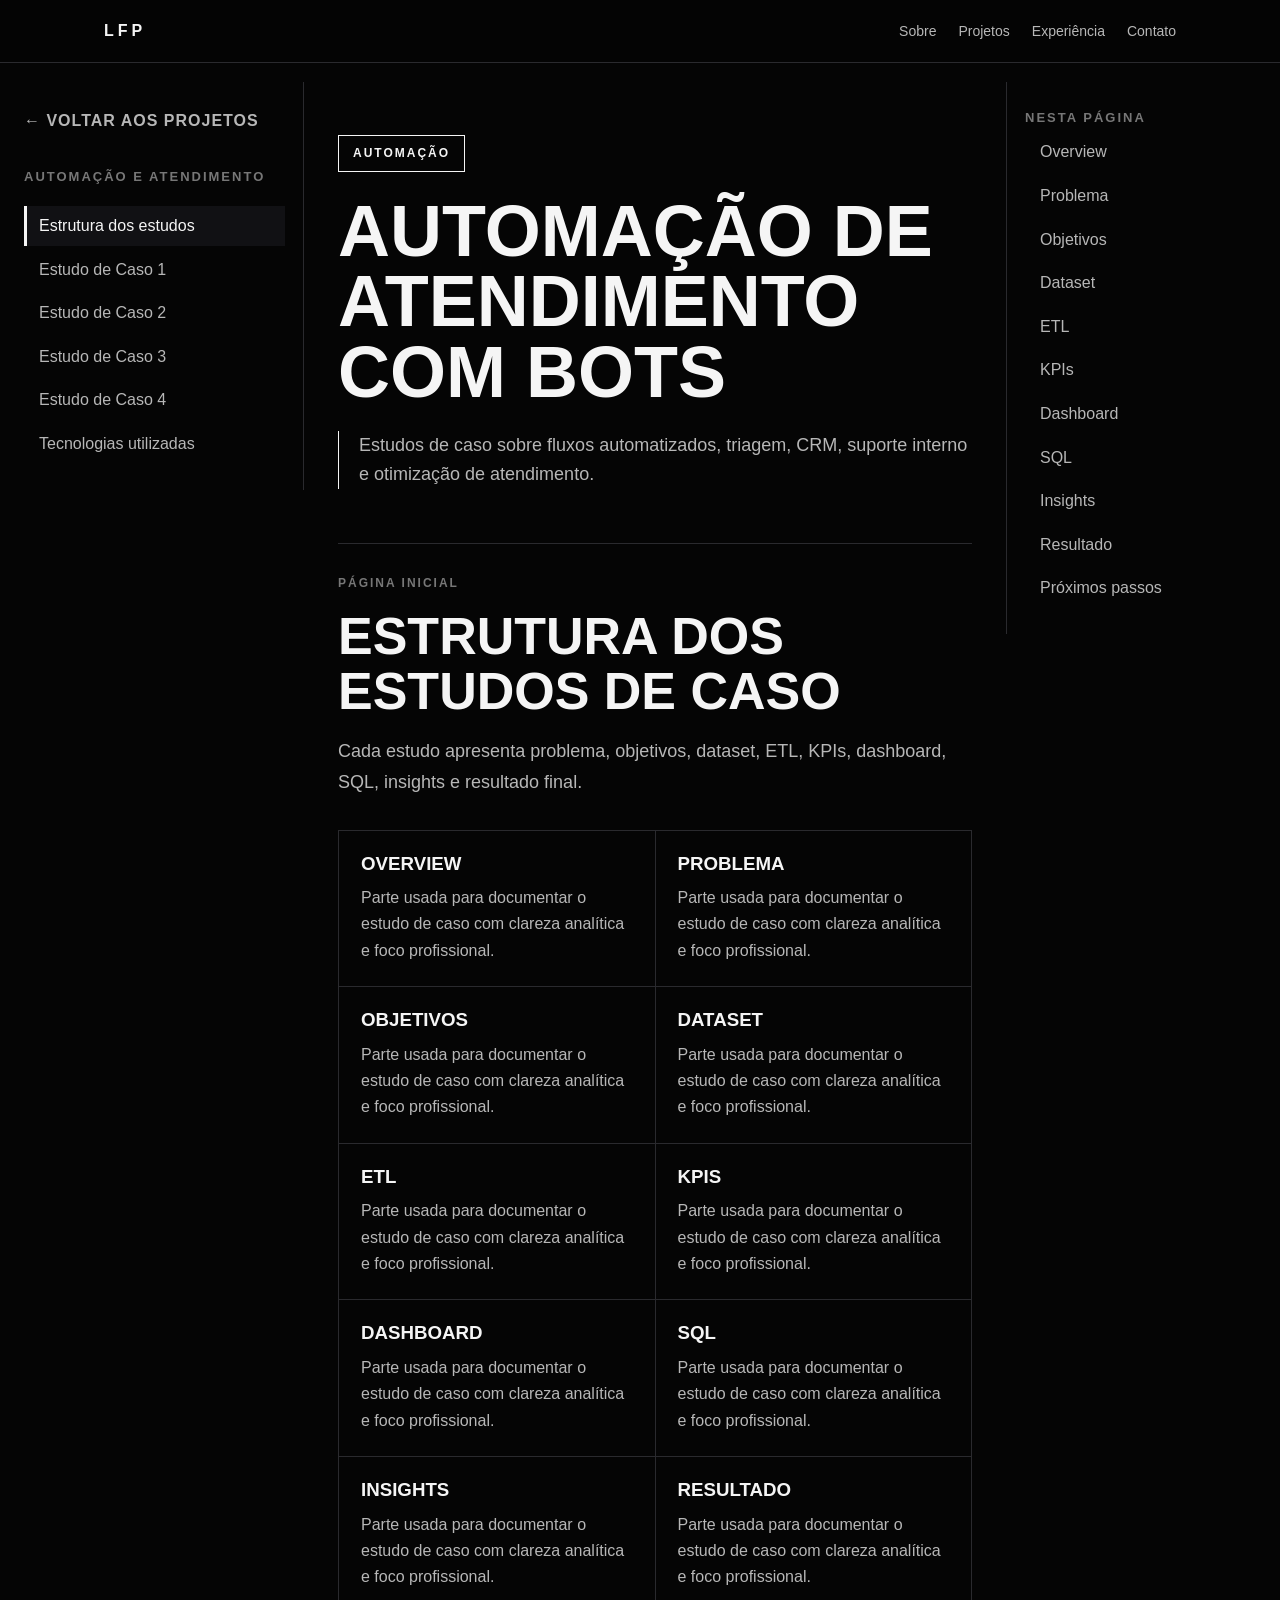
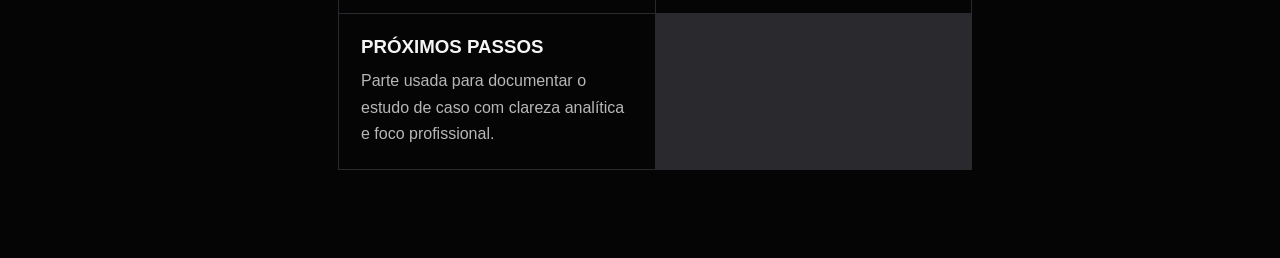
<file: projetos/automacao-atendimento-bots.html>
﻿<!DOCTYPE html>
<html lang="pt-BR"><head><meta charset="UTF-8" /><meta name="viewport" content="width=device-width, initial-scale=1.0" /><title>Automação de atendimento com bots | Luiz Fernando de Paiva</title><link rel="stylesheet" href="../css/style.css?v=20260519-10" /></head>
<body class="pagina-projeto pagina-estudos"><header class="topo"><nav class="menu" aria-label="Menu principal"><a href="../index.html#inicio" class="logo">LFP</a><div class="links-menu"><a href="../index.html#sobre">Sobre</a><a href="../index.html#projetos">Projetos</a><a href="../index.html#experiencia">Experiência</a><a href="../index.html#contato">Contato</a></div></nav></header>
<main class="projeto-docs"><aside class="docs-sidebar" aria-label="Estudos de caso"><a class="voltar" href="../index.html#projetos">← Voltar aos projetos</a><p class="docs-label">Automação e atendimento</p><nav class="docs-nav docs-case-nav"><a class="ativo" href="#estrutura-estudos" data-case-link="estrutura">Estrutura dos estudos</a><a href="#caso-1" data-case-link="caso-1">Estudo de Caso 1</a><a href="#caso-2" data-case-link="caso-2">Estudo de Caso 2</a><a href="#caso-3" data-case-link="caso-3">Estudo de Caso 3</a><a href="#caso-4" data-case-link="caso-4">Estudo de Caso 4</a><a href="#tecnologias-utilizadas" data-case-link="tecnologias">Tecnologias utilizadas</a></nav></aside>
<article class="docs-artigo"><p class="tag">Automação</p><h1>Automação de atendimento com bots</h1><p class="descricao-principal">Estudos de caso sobre fluxos automatizados, triagem, CRM, suporte interno e otimização de atendimento.</p><section id="estrutura-estudos" class="estudo-caso docs-intro" data-case="estrutura"><div class="case-heading"><p class="categoria">Página inicial</p><h2>Estrutura dos estudos de caso</h2><p>Cada estudo apresenta problema, objetivos, dataset, ETL, KPIs, dashboard, SQL, insights e resultado final.</p></div><div class="estrutura-grid"><section id="estrutura-overview"><h3>Overview</h3><p>Parte usada para documentar o estudo de caso com clareza analítica e foco profissional.</p></section><section id="estrutura-problema"><h3>Problema</h3><p>Parte usada para documentar o estudo de caso com clareza analítica e foco profissional.</p></section><section id="estrutura-objetivos"><h3>Objetivos</h3><p>Parte usada para documentar o estudo de caso com clareza analítica e foco profissional.</p></section><section id="estrutura-dataset"><h3>Dataset</h3><p>Parte usada para documentar o estudo de caso com clareza analítica e foco profissional.</p></section><section id="estrutura-etl"><h3>ETL</h3><p>Parte usada para documentar o estudo de caso com clareza analítica e foco profissional.</p></section><section id="estrutura-kpis"><h3>KPIs</h3><p>Parte usada para documentar o estudo de caso com clareza analítica e foco profissional.</p></section><section id="estrutura-dashboard"><h3>Dashboard</h3><p>Parte usada para documentar o estudo de caso com clareza analítica e foco profissional.</p></section><section id="estrutura-sql"><h3>SQL</h3><p>Parte usada para documentar o estudo de caso com clareza analítica e foco profissional.</p></section><section id="estrutura-insights"><h3>Insights</h3><p>Parte usada para documentar o estudo de caso com clareza analítica e foco profissional.</p></section><section id="estrutura-resultado"><h3>Resultado</h3><p>Parte usada para documentar o estudo de caso com clareza analítica e foco profissional.</p></section><section id="estrutura-proximos-passos"><h3>Próximos passos</h3><p>Parte usada para documentar o estudo de caso com clareza analítica e foco profissional.</p></section></div></section>      <section id="caso-1" class="estudo-caso" data-case="caso-1">
        <div class="case-heading"><p class="categoria">Estudo de Caso 1</p><h2>Triagem automática de atendimento</h2><p>Estudo para reduzir atendimentos repetitivos, melhorar triagem e dar visibilidade aos indicadores.</p></div>
        <section id="caso-1-overview" class="docs-secao"><h3>Overview</h3><p>Estudo aplicado ao contexto de automação de atendimento e CRM, com foco em organizar dados, processos e indicadores para análise recorrente.</p></section>
        <section id="caso-1-problema" class="docs-secao"><h3>Problema</h3><p>Atendimentos chegavam sem contexto suficiente, gerando filas, repasses manuais e demora na resposta.</p><ul><li>Fila inicial sobrecarregada.</li><li>Assuntos repetitivos sem automação.</li><li>Baixa visibilidade de gargalos.</li></ul></section>
        <section id="caso-1-objetivos" class="docs-secao"><h3>Objetivos</h3><ul><li>Classificar solicitações.</li><li>Reduzir tempo de resposta.</li><li>Padronizar mensagens.</li><li>Medir desempenho do atendimento.</li></ul></section>
        <section id="caso-1-dataset" class="docs-secao"><h3>Dataset</h3><div class="tabela-resumo"><div><strong>Fonte principal</strong><span>Octadesk e CRM.</span></div><div><strong>Fonte auxiliar</strong><span>Base de conhecimento e planilhas de metas.</span></div><div><strong>Controle</strong><span>Planilhas, CSVs ou registros operacionais de apoio.</span></div></div></section>
        <section id="caso-1-etl" class="docs-secao"><h3>ETL</h3><ol class="lista-etl"><li>Extração das fontes.</li><li>Limpeza e padronização.</li><li>Modelagem da base analítica.</li><li>Criação de KPIs.</li><li>Publicação para análise.</li></ol><p class="fluxo-etl">Chat → Bot → CRM → Dashboard</p></section>
        <section id="caso-1-kpis" class="docs-secao"><h3>KPIs</h3><div class="kpi-grid"><div><span>Volume</span><strong>3.2k</strong></div><div><span>Eficiência</span><strong>89%</strong></div><div><span>Pendências</span><strong>52%</strong></div><div><span>Evolução</span><strong>-38%</strong></div></div></section>
        <section id="caso-1-dashboard" class="docs-secao"><h3>Dashboard</h3><div class="dashboard-preview"><span>Imagem do dashboard</span><strong>Triagem automática de atendimento</strong><p>Espaço reservado para print, zoom, GIF ou carousel do painel.</p></div></section>
        <section id="caso-1-sql" class="docs-secao"><h3>SQL</h3><pre class="sql-bloco"><code>SELECT&#10;    categoria,&#10;    COUNT(*) AS registros,&#10;    SUM(valor) AS total&#10;FROM atendimentos&#10;GROUP BY categoria&#10;ORDER BY total DESC;</code></pre></section>
        <section id="caso-1-insights" class="docs-secao"><h3>Insights</h3><ul><li>Grande parte dos contatos era repetitiva.</li><li>Triagem reduziu repasses manuais.</li><li>Gargalos apareceram em horários específicos.</li></ul></section>
        <section id="caso-1-resultado" class="docs-secao"><h3>Resultado</h3><p>A automação organizou a entrada do atendimento e reduziu esforço repetitivo.</p></section>
        <section id="caso-1-proximos-passos" class="docs-secao"><h3>Próximos passos</h3><ul><li>Integrar API do CRM.</li><li>Criar alertas de SLA.</li><li>Revisar fluxos por volume de demanda.</li></ul></section>
      </section>      <section id="caso-2" class="estudo-caso" data-case="caso-2">
        <div class="case-heading"><p class="categoria">Estudo de Caso 2</p><h2>Respostas rápidas para suporte</h2><p>Estudo para reduzir atendimentos repetitivos, melhorar triagem e dar visibilidade aos indicadores.</p></div>
        <section id="caso-2-overview" class="docs-secao"><h3>Overview</h3><p>Estudo aplicado ao contexto de automação de atendimento e CRM, com foco em organizar dados, processos e indicadores para análise recorrente.</p></section>
        <section id="caso-2-problema" class="docs-secao"><h3>Problema</h3><p>Atendimentos chegavam sem contexto suficiente, gerando filas, repasses manuais e demora na resposta.</p><ul><li>Fila inicial sobrecarregada.</li><li>Assuntos repetitivos sem automação.</li><li>Baixa visibilidade de gargalos.</li></ul></section>
        <section id="caso-2-objetivos" class="docs-secao"><h3>Objetivos</h3><ul><li>Classificar solicitações.</li><li>Reduzir tempo de resposta.</li><li>Padronizar mensagens.</li><li>Medir desempenho do atendimento.</li></ul></section>
        <section id="caso-2-dataset" class="docs-secao"><h3>Dataset</h3><div class="tabela-resumo"><div><strong>Fonte principal</strong><span>Octadesk e CRM.</span></div><div><strong>Fonte auxiliar</strong><span>Base de conhecimento e planilhas de metas.</span></div><div><strong>Controle</strong><span>Planilhas, CSVs ou registros operacionais de apoio.</span></div></div></section>
        <section id="caso-2-etl" class="docs-secao"><h3>ETL</h3><ol class="lista-etl"><li>Extração das fontes.</li><li>Limpeza e padronização.</li><li>Modelagem da base analítica.</li><li>Criação de KPIs.</li><li>Publicação para análise.</li></ol><p class="fluxo-etl">Chat → Bot → CRM → Dashboard</p></section>
        <section id="caso-2-kpis" class="docs-secao"><h3>KPIs</h3><div class="kpi-grid"><div><span>Volume</span><strong>3.2k</strong></div><div><span>Eficiência</span><strong>89%</strong></div><div><span>Pendências</span><strong>52%</strong></div><div><span>Evolução</span><strong>-38%</strong></div></div></section>
        <section id="caso-2-dashboard" class="docs-secao"><h3>Dashboard</h3><div class="dashboard-preview"><span>Imagem do dashboard</span><strong>Respostas rápidas para suporte</strong><p>Espaço reservado para print, zoom, GIF ou carousel do painel.</p></div></section>
        <section id="caso-2-sql" class="docs-secao"><h3>SQL</h3><pre class="sql-bloco"><code>SELECT&#10;    categoria,&#10;    COUNT(*) AS registros,&#10;    SUM(valor) AS total&#10;FROM atendimentos&#10;GROUP BY categoria&#10;ORDER BY total DESC;</code></pre></section>
        <section id="caso-2-insights" class="docs-secao"><h3>Insights</h3><ul><li>Grande parte dos contatos era repetitiva.</li><li>Triagem reduziu repasses manuais.</li><li>Gargalos apareceram em horários específicos.</li></ul></section>
        <section id="caso-2-resultado" class="docs-secao"><h3>Resultado</h3><p>A automação organizou a entrada do atendimento e reduziu esforço repetitivo.</p></section>
        <section id="caso-2-proximos-passos" class="docs-secao"><h3>Próximos passos</h3><ul><li>Integrar API do CRM.</li><li>Criar alertas de SLA.</li><li>Revisar fluxos por volume de demanda.</li></ul></section>
      </section>      <section id="caso-3" class="estudo-caso" data-case="caso-3">
        <div class="case-heading"><p class="categoria">Estudo de Caso 3</p><h2>Fluxo comercial automatizado</h2><p>Estudo para reduzir atendimentos repetitivos, melhorar triagem e dar visibilidade aos indicadores.</p></div>
        <section id="caso-3-overview" class="docs-secao"><h3>Overview</h3><p>Estudo aplicado ao contexto de automação de atendimento e CRM, com foco em organizar dados, processos e indicadores para análise recorrente.</p></section>
        <section id="caso-3-problema" class="docs-secao"><h3>Problema</h3><p>Atendimentos chegavam sem contexto suficiente, gerando filas, repasses manuais e demora na resposta.</p><ul><li>Fila inicial sobrecarregada.</li><li>Assuntos repetitivos sem automação.</li><li>Baixa visibilidade de gargalos.</li></ul></section>
        <section id="caso-3-objetivos" class="docs-secao"><h3>Objetivos</h3><ul><li>Classificar solicitações.</li><li>Reduzir tempo de resposta.</li><li>Padronizar mensagens.</li><li>Medir desempenho do atendimento.</li></ul></section>
        <section id="caso-3-dataset" class="docs-secao"><h3>Dataset</h3><div class="tabela-resumo"><div><strong>Fonte principal</strong><span>Octadesk e CRM.</span></div><div><strong>Fonte auxiliar</strong><span>Base de conhecimento e planilhas de metas.</span></div><div><strong>Controle</strong><span>Planilhas, CSVs ou registros operacionais de apoio.</span></div></div></section>
        <section id="caso-3-etl" class="docs-secao"><h3>ETL</h3><ol class="lista-etl"><li>Extração das fontes.</li><li>Limpeza e padronização.</li><li>Modelagem da base analítica.</li><li>Criação de KPIs.</li><li>Publicação para análise.</li></ol><p class="fluxo-etl">Chat → Bot → CRM → Dashboard</p></section>
        <section id="caso-3-kpis" class="docs-secao"><h3>KPIs</h3><div class="kpi-grid"><div><span>Volume</span><strong>3.2k</strong></div><div><span>Eficiência</span><strong>89%</strong></div><div><span>Pendências</span><strong>52%</strong></div><div><span>Evolução</span><strong>-38%</strong></div></div></section>
        <section id="caso-3-dashboard" class="docs-secao"><h3>Dashboard</h3><div class="dashboard-preview"><span>Imagem do dashboard</span><strong>Fluxo comercial automatizado</strong><p>Espaço reservado para print, zoom, GIF ou carousel do painel.</p></div></section>
        <section id="caso-3-sql" class="docs-secao"><h3>SQL</h3><pre class="sql-bloco"><code>SELECT&#10;    categoria,&#10;    COUNT(*) AS registros,&#10;    SUM(valor) AS total&#10;FROM atendimentos&#10;GROUP BY categoria&#10;ORDER BY total DESC;</code></pre></section>
        <section id="caso-3-insights" class="docs-secao"><h3>Insights</h3><ul><li>Grande parte dos contatos era repetitiva.</li><li>Triagem reduziu repasses manuais.</li><li>Gargalos apareceram em horários específicos.</li></ul></section>
        <section id="caso-3-resultado" class="docs-secao"><h3>Resultado</h3><p>A automação organizou a entrada do atendimento e reduziu esforço repetitivo.</p></section>
        <section id="caso-3-proximos-passos" class="docs-secao"><h3>Próximos passos</h3><ul><li>Integrar API do CRM.</li><li>Criar alertas de SLA.</li><li>Revisar fluxos por volume de demanda.</li></ul></section>
      </section>      <section id="caso-4" class="estudo-caso" data-case="caso-4">
        <div class="case-heading"><p class="categoria">Estudo de Caso 4</p><h2>Monitoramento de indicadores</h2><p>Estudo para reduzir atendimentos repetitivos, melhorar triagem e dar visibilidade aos indicadores.</p></div>
        <section id="caso-4-overview" class="docs-secao"><h3>Overview</h3><p>Estudo aplicado ao contexto de automação de atendimento e CRM, com foco em organizar dados, processos e indicadores para análise recorrente.</p></section>
        <section id="caso-4-problema" class="docs-secao"><h3>Problema</h3><p>Atendimentos chegavam sem contexto suficiente, gerando filas, repasses manuais e demora na resposta.</p><ul><li>Fila inicial sobrecarregada.</li><li>Assuntos repetitivos sem automação.</li><li>Baixa visibilidade de gargalos.</li></ul></section>
        <section id="caso-4-objetivos" class="docs-secao"><h3>Objetivos</h3><ul><li>Classificar solicitações.</li><li>Reduzir tempo de resposta.</li><li>Padronizar mensagens.</li><li>Medir desempenho do atendimento.</li></ul></section>
        <section id="caso-4-dataset" class="docs-secao"><h3>Dataset</h3><div class="tabela-resumo"><div><strong>Fonte principal</strong><span>Octadesk e CRM.</span></div><div><strong>Fonte auxiliar</strong><span>Base de conhecimento e planilhas de metas.</span></div><div><strong>Controle</strong><span>Planilhas, CSVs ou registros operacionais de apoio.</span></div></div></section>
        <section id="caso-4-etl" class="docs-secao"><h3>ETL</h3><ol class="lista-etl"><li>Extração das fontes.</li><li>Limpeza e padronização.</li><li>Modelagem da base analítica.</li><li>Criação de KPIs.</li><li>Publicação para análise.</li></ol><p class="fluxo-etl">Chat → Bot → CRM → Dashboard</p></section>
        <section id="caso-4-kpis" class="docs-secao"><h3>KPIs</h3><div class="kpi-grid"><div><span>Volume</span><strong>3.2k</strong></div><div><span>Eficiência</span><strong>89%</strong></div><div><span>Pendências</span><strong>52%</strong></div><div><span>Evolução</span><strong>-38%</strong></div></div></section>
        <section id="caso-4-dashboard" class="docs-secao"><h3>Dashboard</h3><div class="dashboard-preview"><span>Imagem do dashboard</span><strong>Monitoramento de indicadores</strong><p>Espaço reservado para print, zoom, GIF ou carousel do painel.</p></div></section>
        <section id="caso-4-sql" class="docs-secao"><h3>SQL</h3><pre class="sql-bloco"><code>SELECT&#10;    categoria,&#10;    COUNT(*) AS registros,&#10;    SUM(valor) AS total&#10;FROM atendimentos&#10;GROUP BY categoria&#10;ORDER BY total DESC;</code></pre></section>
        <section id="caso-4-insights" class="docs-secao"><h3>Insights</h3><ul><li>Grande parte dos contatos era repetitiva.</li><li>Triagem reduziu repasses manuais.</li><li>Gargalos apareceram em horários específicos.</li></ul></section>
        <section id="caso-4-resultado" class="docs-secao"><h3>Resultado</h3><p>A automação organizou a entrada do atendimento e reduziu esforço repetitivo.</p></section>
        <section id="caso-4-proximos-passos" class="docs-secao"><h3>Próximos passos</h3><ul><li>Integrar API do CRM.</li><li>Criar alertas de SLA.</li><li>Revisar fluxos por volume de demanda.</li></ul></section>
      </section><section id="tecnologias-utilizadas" class="estudo-caso" data-case="tecnologias"><div class="case-heading"><p class="categoria">Stack</p><h2>Tecnologias utilizadas</h2><p>Ferramentas, práticas e conceitos aplicados nos estudos deste projeto.</p></div><div class="chips chips-grandes"><span>Octadesk</span><span>CRM</span><span>JavaScript</span><span>Processos</span><span>SQL</span><span>CSV</span><span>Power BI</span><span>Atendimento</span></div></section></article>
<aside class="docs-indice" aria-label="Nesta página"><p>Nesta página</p><a href="#estrutura-overview" data-topic="overview">Overview</a><a href="#estrutura-problema" data-topic="problema">Problema</a><a href="#estrutura-objetivos" data-topic="objetivos">Objetivos</a><a href="#estrutura-dataset" data-topic="dataset">Dataset</a><a href="#estrutura-etl" data-topic="etl">ETL</a><a href="#estrutura-kpis" data-topic="kpis">KPIs</a><a href="#estrutura-dashboard" data-topic="dashboard">Dashboard</a><a href="#estrutura-sql" data-topic="sql">SQL</a><a href="#estrutura-insights" data-topic="insights">Insights</a><a href="#estrutura-resultado" data-topic="resultado">Resultado</a><a href="#estrutura-proximos-passos" data-topic="proximos-passos">Próximos passos</a></aside></main><script src="../js/script.js?v=20260519-10"></script></body></html>
</file>
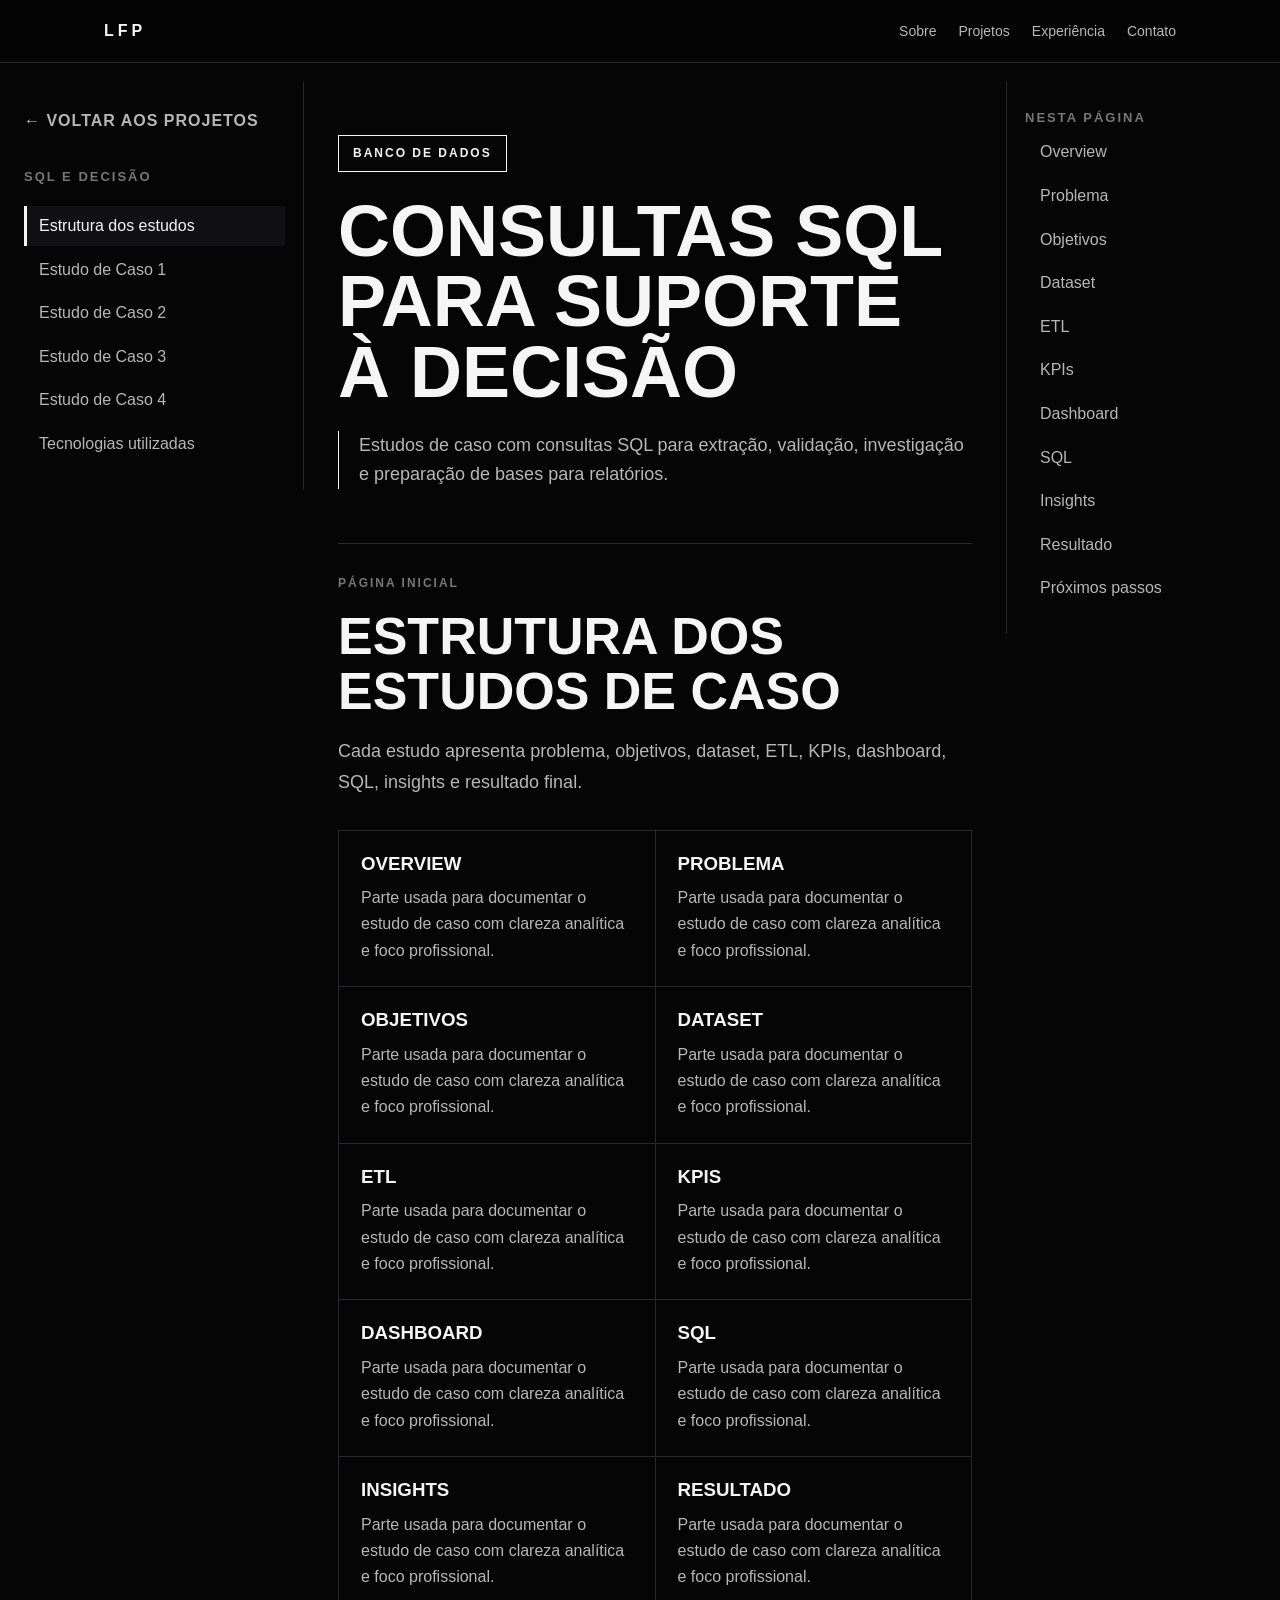
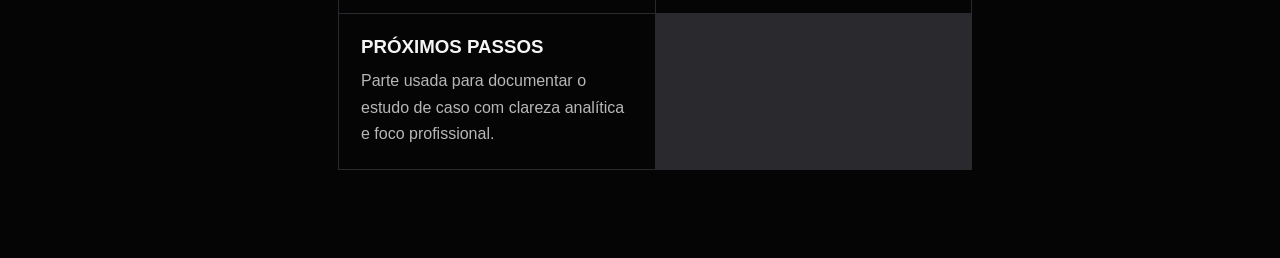
<file: projetos/consultas-sql-suporte-decisao.html>
﻿<!DOCTYPE html>
<html lang="pt-BR"><head><meta charset="UTF-8" /><meta name="viewport" content="width=device-width, initial-scale=1.0" /><title>Consultas SQL para suporte à decisão | Luiz Fernando de Paiva</title><link rel="stylesheet" href="../css/style.css?v=20260519-10" /></head>
<body class="pagina-projeto pagina-estudos"><header class="topo"><nav class="menu" aria-label="Menu principal"><a href="../index.html#inicio" class="logo">LFP</a><div class="links-menu"><a href="../index.html#sobre">Sobre</a><a href="../index.html#projetos">Projetos</a><a href="../index.html#experiencia">Experiência</a><a href="../index.html#contato">Contato</a></div></nav></header>
<main class="projeto-docs"><aside class="docs-sidebar" aria-label="Estudos de caso"><a class="voltar" href="../index.html#projetos">← Voltar aos projetos</a><p class="docs-label">SQL e decisão</p><nav class="docs-nav docs-case-nav"><a class="ativo" href="#estrutura-estudos" data-case-link="estrutura">Estrutura dos estudos</a><a href="#caso-1" data-case-link="caso-1">Estudo de Caso 1</a><a href="#caso-2" data-case-link="caso-2">Estudo de Caso 2</a><a href="#caso-3" data-case-link="caso-3">Estudo de Caso 3</a><a href="#caso-4" data-case-link="caso-4">Estudo de Caso 4</a><a href="#tecnologias-utilizadas" data-case-link="tecnologias">Tecnologias utilizadas</a></nav></aside>
<article class="docs-artigo"><p class="tag">Banco de Dados</p><h1>Consultas SQL para suporte à decisão</h1><p class="descricao-principal">Estudos de caso com consultas SQL para extração, validação, investigação e preparação de bases para relatórios.</p><section id="estrutura-estudos" class="estudo-caso docs-intro" data-case="estrutura"><div class="case-heading"><p class="categoria">Página inicial</p><h2>Estrutura dos estudos de caso</h2><p>Cada estudo apresenta problema, objetivos, dataset, ETL, KPIs, dashboard, SQL, insights e resultado final.</p></div><div class="estrutura-grid"><section id="estrutura-overview"><h3>Overview</h3><p>Parte usada para documentar o estudo de caso com clareza analítica e foco profissional.</p></section><section id="estrutura-problema"><h3>Problema</h3><p>Parte usada para documentar o estudo de caso com clareza analítica e foco profissional.</p></section><section id="estrutura-objetivos"><h3>Objetivos</h3><p>Parte usada para documentar o estudo de caso com clareza analítica e foco profissional.</p></section><section id="estrutura-dataset"><h3>Dataset</h3><p>Parte usada para documentar o estudo de caso com clareza analítica e foco profissional.</p></section><section id="estrutura-etl"><h3>ETL</h3><p>Parte usada para documentar o estudo de caso com clareza analítica e foco profissional.</p></section><section id="estrutura-kpis"><h3>KPIs</h3><p>Parte usada para documentar o estudo de caso com clareza analítica e foco profissional.</p></section><section id="estrutura-dashboard"><h3>Dashboard</h3><p>Parte usada para documentar o estudo de caso com clareza analítica e foco profissional.</p></section><section id="estrutura-sql"><h3>SQL</h3><p>Parte usada para documentar o estudo de caso com clareza analítica e foco profissional.</p></section><section id="estrutura-insights"><h3>Insights</h3><p>Parte usada para documentar o estudo de caso com clareza analítica e foco profissional.</p></section><section id="estrutura-resultado"><h3>Resultado</h3><p>Parte usada para documentar o estudo de caso com clareza analítica e foco profissional.</p></section><section id="estrutura-proximos-passos"><h3>Próximos passos</h3><p>Parte usada para documentar o estudo de caso com clareza analítica e foco profissional.</p></section></div></section>      <section id="caso-1" class="estudo-caso" data-case="caso-1">
        <div class="case-heading"><p class="categoria">Estudo de Caso 1</p><h2>Extração gerencial de receitas</h2><p>Consulta estruturada para transformar dados transacionais em informação gerencial confiável.</p></div>
        <section id="caso-1-overview" class="docs-secao"><h3>Overview</h3><p>Estudo aplicado ao contexto de consultas SQL e dados gerenciais, com foco em organizar dados, processos e indicadores para análise recorrente.</p></section>
        <section id="caso-1-problema" class="docs-secao"><h3>Problema</h3><p>As informações existiam no banco, mas estavam dispersas em tabelas e exigiam regras consistentes.</p><ul><li>Relatórios manuais e pouco reprodutíveis.</li><li>Filtros diferentes entre áreas.</li><li>Dificuldade de validar totais e exceções.</li></ul></section>
        <section id="caso-1-objetivos" class="docs-secao"><h3>Objetivos</h3><ul><li>Criar consultas reutilizáveis.</li><li>Padronizar regras de negócio.</li><li>Apoiar relatórios e dashboards.</li><li>Investigar inconsistências.</li></ul></section>
        <section id="caso-1-dataset" class="docs-secao"><h3>Dataset</h3><div class="tabela-resumo"><div><strong>Fonte principal</strong><span>ERP e banco relacional.</span></div><div><strong>Fonte auxiliar</strong><span>Cadastros, financeiro e views analíticas.</span></div><div><strong>Controle</strong><span>Planilhas, CSVs ou registros operacionais de apoio.</span></div></div></section>
        <section id="caso-1-etl" class="docs-secao"><h3>ETL</h3><ol class="lista-etl"><li>Extração das fontes.</li><li>Limpeza e padronização.</li><li>Modelagem da base analítica.</li><li>Criação de KPIs.</li><li>Publicação para análise.</li></ol><p class="fluxo-etl">ERP → SQL → View analítica → Relatório</p></section>
        <section id="caso-1-kpis" class="docs-secao"><h3>KPIs</h3><div class="kpi-grid"><div><span>Volume</span><strong>84k</strong></div><div><span>Eficiência</span><strong>-70%</strong></div><div><span>Pendências</span><strong>216</strong></div><div><span>Evolução</span><strong>Diário</strong></div></div></section>
        <section id="caso-1-dashboard" class="docs-secao"><h3>Dashboard</h3><div class="dashboard-preview"><span>Imagem do dashboard</span><strong>Extração gerencial de receitas</strong><p>Espaço reservado para print, zoom, GIF ou carousel do painel.</p></div></section>
        <section id="caso-1-sql" class="docs-secao"><h3>SQL</h3><pre class="sql-bloco"><code>SELECT&#10;    categoria,&#10;    COUNT(*) AS registros,&#10;    SUM(valor) AS total&#10;FROM vw_analitica&#10;GROUP BY categoria&#10;ORDER BY total DESC;</code></pre></section>
        <section id="caso-1-insights" class="docs-secao"><h3>Insights</h3><ul><li>Poucas categorias concentraram maior receita.</li><li>Views facilitaram manutenção.</li><li>Regras centralizadas aumentaram confiança.</li></ul></section>
        <section id="caso-1-resultado" class="docs-secao"><h3>Resultado</h3><p>As consultas deram base confiável para decisões, relatórios recorrentes e investigações.</p></section>
        <section id="caso-1-proximos-passos" class="docs-secao"><h3>Próximos passos</h3><ul><li>Criar dicionário de dados.</li><li>Versionar consultas principais.</li><li>Agendar validações automáticas.</li></ul></section>
      </section>      <section id="caso-2" class="estudo-caso" data-case="caso-2">
        <div class="case-heading"><p class="categoria">Estudo de Caso 2</p><h2>Validação de cadastros</h2><p>Consulta estruturada para transformar dados transacionais em informação gerencial confiável.</p></div>
        <section id="caso-2-overview" class="docs-secao"><h3>Overview</h3><p>Estudo aplicado ao contexto de consultas SQL e dados gerenciais, com foco em organizar dados, processos e indicadores para análise recorrente.</p></section>
        <section id="caso-2-problema" class="docs-secao"><h3>Problema</h3><p>As informações existiam no banco, mas estavam dispersas em tabelas e exigiam regras consistentes.</p><ul><li>Relatórios manuais e pouco reprodutíveis.</li><li>Filtros diferentes entre áreas.</li><li>Dificuldade de validar totais e exceções.</li></ul></section>
        <section id="caso-2-objetivos" class="docs-secao"><h3>Objetivos</h3><ul><li>Criar consultas reutilizáveis.</li><li>Padronizar regras de negócio.</li><li>Apoiar relatórios e dashboards.</li><li>Investigar inconsistências.</li></ul></section>
        <section id="caso-2-dataset" class="docs-secao"><h3>Dataset</h3><div class="tabela-resumo"><div><strong>Fonte principal</strong><span>ERP e banco relacional.</span></div><div><strong>Fonte auxiliar</strong><span>Cadastros, financeiro e views analíticas.</span></div><div><strong>Controle</strong><span>Planilhas, CSVs ou registros operacionais de apoio.</span></div></div></section>
        <section id="caso-2-etl" class="docs-secao"><h3>ETL</h3><ol class="lista-etl"><li>Extração das fontes.</li><li>Limpeza e padronização.</li><li>Modelagem da base analítica.</li><li>Criação de KPIs.</li><li>Publicação para análise.</li></ol><p class="fluxo-etl">ERP → SQL → View analítica → Relatório</p></section>
        <section id="caso-2-kpis" class="docs-secao"><h3>KPIs</h3><div class="kpi-grid"><div><span>Volume</span><strong>84k</strong></div><div><span>Eficiência</span><strong>-70%</strong></div><div><span>Pendências</span><strong>216</strong></div><div><span>Evolução</span><strong>Diário</strong></div></div></section>
        <section id="caso-2-dashboard" class="docs-secao"><h3>Dashboard</h3><div class="dashboard-preview"><span>Imagem do dashboard</span><strong>Validação de cadastros</strong><p>Espaço reservado para print, zoom, GIF ou carousel do painel.</p></div></section>
        <section id="caso-2-sql" class="docs-secao"><h3>SQL</h3><pre class="sql-bloco"><code>SELECT&#10;    categoria,&#10;    COUNT(*) AS registros,&#10;    SUM(valor) AS total&#10;FROM vw_analitica&#10;GROUP BY categoria&#10;ORDER BY total DESC;</code></pre></section>
        <section id="caso-2-insights" class="docs-secao"><h3>Insights</h3><ul><li>Poucas categorias concentraram maior receita.</li><li>Views facilitaram manutenção.</li><li>Regras centralizadas aumentaram confiança.</li></ul></section>
        <section id="caso-2-resultado" class="docs-secao"><h3>Resultado</h3><p>As consultas deram base confiável para decisões, relatórios recorrentes e investigações.</p></section>
        <section id="caso-2-proximos-passos" class="docs-secao"><h3>Próximos passos</h3><ul><li>Criar dicionário de dados.</li><li>Versionar consultas principais.</li><li>Agendar validações automáticas.</li></ul></section>
      </section>      <section id="caso-3" class="estudo-caso" data-case="caso-3">
        <div class="case-heading"><p class="categoria">Estudo de Caso 3</p><h2>Investigação de divergências</h2><p>Consulta estruturada para transformar dados transacionais em informação gerencial confiável.</p></div>
        <section id="caso-3-overview" class="docs-secao"><h3>Overview</h3><p>Estudo aplicado ao contexto de consultas SQL e dados gerenciais, com foco em organizar dados, processos e indicadores para análise recorrente.</p></section>
        <section id="caso-3-problema" class="docs-secao"><h3>Problema</h3><p>As informações existiam no banco, mas estavam dispersas em tabelas e exigiam regras consistentes.</p><ul><li>Relatórios manuais e pouco reprodutíveis.</li><li>Filtros diferentes entre áreas.</li><li>Dificuldade de validar totais e exceções.</li></ul></section>
        <section id="caso-3-objetivos" class="docs-secao"><h3>Objetivos</h3><ul><li>Criar consultas reutilizáveis.</li><li>Padronizar regras de negócio.</li><li>Apoiar relatórios e dashboards.</li><li>Investigar inconsistências.</li></ul></section>
        <section id="caso-3-dataset" class="docs-secao"><h3>Dataset</h3><div class="tabela-resumo"><div><strong>Fonte principal</strong><span>ERP e banco relacional.</span></div><div><strong>Fonte auxiliar</strong><span>Cadastros, financeiro e views analíticas.</span></div><div><strong>Controle</strong><span>Planilhas, CSVs ou registros operacionais de apoio.</span></div></div></section>
        <section id="caso-3-etl" class="docs-secao"><h3>ETL</h3><ol class="lista-etl"><li>Extração das fontes.</li><li>Limpeza e padronização.</li><li>Modelagem da base analítica.</li><li>Criação de KPIs.</li><li>Publicação para análise.</li></ol><p class="fluxo-etl">ERP → SQL → View analítica → Relatório</p></section>
        <section id="caso-3-kpis" class="docs-secao"><h3>KPIs</h3><div class="kpi-grid"><div><span>Volume</span><strong>84k</strong></div><div><span>Eficiência</span><strong>-70%</strong></div><div><span>Pendências</span><strong>216</strong></div><div><span>Evolução</span><strong>Diário</strong></div></div></section>
        <section id="caso-3-dashboard" class="docs-secao"><h3>Dashboard</h3><div class="dashboard-preview"><span>Imagem do dashboard</span><strong>Investigação de divergências</strong><p>Espaço reservado para print, zoom, GIF ou carousel do painel.</p></div></section>
        <section id="caso-3-sql" class="docs-secao"><h3>SQL</h3><pre class="sql-bloco"><code>SELECT&#10;    categoria,&#10;    COUNT(*) AS registros,&#10;    SUM(valor) AS total&#10;FROM vw_analitica&#10;GROUP BY categoria&#10;ORDER BY total DESC;</code></pre></section>
        <section id="caso-3-insights" class="docs-secao"><h3>Insights</h3><ul><li>Poucas categorias concentraram maior receita.</li><li>Views facilitaram manutenção.</li><li>Regras centralizadas aumentaram confiança.</li></ul></section>
        <section id="caso-3-resultado" class="docs-secao"><h3>Resultado</h3><p>As consultas deram base confiável para decisões, relatórios recorrentes e investigações.</p></section>
        <section id="caso-3-proximos-passos" class="docs-secao"><h3>Próximos passos</h3><ul><li>Criar dicionário de dados.</li><li>Versionar consultas principais.</li><li>Agendar validações automáticas.</li></ul></section>
      </section>      <section id="caso-4" class="estudo-caso" data-case="caso-4">
        <div class="case-heading"><p class="categoria">Estudo de Caso 4</p><h2>Base para dashboard</h2><p>Consulta estruturada para transformar dados transacionais em informação gerencial confiável.</p></div>
        <section id="caso-4-overview" class="docs-secao"><h3>Overview</h3><p>Estudo aplicado ao contexto de consultas SQL e dados gerenciais, com foco em organizar dados, processos e indicadores para análise recorrente.</p></section>
        <section id="caso-4-problema" class="docs-secao"><h3>Problema</h3><p>As informações existiam no banco, mas estavam dispersas em tabelas e exigiam regras consistentes.</p><ul><li>Relatórios manuais e pouco reprodutíveis.</li><li>Filtros diferentes entre áreas.</li><li>Dificuldade de validar totais e exceções.</li></ul></section>
        <section id="caso-4-objetivos" class="docs-secao"><h3>Objetivos</h3><ul><li>Criar consultas reutilizáveis.</li><li>Padronizar regras de negócio.</li><li>Apoiar relatórios e dashboards.</li><li>Investigar inconsistências.</li></ul></section>
        <section id="caso-4-dataset" class="docs-secao"><h3>Dataset</h3><div class="tabela-resumo"><div><strong>Fonte principal</strong><span>ERP e banco relacional.</span></div><div><strong>Fonte auxiliar</strong><span>Cadastros, financeiro e views analíticas.</span></div><div><strong>Controle</strong><span>Planilhas, CSVs ou registros operacionais de apoio.</span></div></div></section>
        <section id="caso-4-etl" class="docs-secao"><h3>ETL</h3><ol class="lista-etl"><li>Extração das fontes.</li><li>Limpeza e padronização.</li><li>Modelagem da base analítica.</li><li>Criação de KPIs.</li><li>Publicação para análise.</li></ol><p class="fluxo-etl">ERP → SQL → View analítica → Relatório</p></section>
        <section id="caso-4-kpis" class="docs-secao"><h3>KPIs</h3><div class="kpi-grid"><div><span>Volume</span><strong>84k</strong></div><div><span>Eficiência</span><strong>-70%</strong></div><div><span>Pendências</span><strong>216</strong></div><div><span>Evolução</span><strong>Diário</strong></div></div></section>
        <section id="caso-4-dashboard" class="docs-secao"><h3>Dashboard</h3><div class="dashboard-preview"><span>Imagem do dashboard</span><strong>Base para dashboard</strong><p>Espaço reservado para print, zoom, GIF ou carousel do painel.</p></div></section>
        <section id="caso-4-sql" class="docs-secao"><h3>SQL</h3><pre class="sql-bloco"><code>SELECT&#10;    categoria,&#10;    COUNT(*) AS registros,&#10;    SUM(valor) AS total&#10;FROM vw_analitica&#10;GROUP BY categoria&#10;ORDER BY total DESC;</code></pre></section>
        <section id="caso-4-insights" class="docs-secao"><h3>Insights</h3><ul><li>Poucas categorias concentraram maior receita.</li><li>Views facilitaram manutenção.</li><li>Regras centralizadas aumentaram confiança.</li></ul></section>
        <section id="caso-4-resultado" class="docs-secao"><h3>Resultado</h3><p>As consultas deram base confiável para decisões, relatórios recorrentes e investigações.</p></section>
        <section id="caso-4-proximos-passos" class="docs-secao"><h3>Próximos passos</h3><ul><li>Criar dicionário de dados.</li><li>Versionar consultas principais.</li><li>Agendar validações automáticas.</li></ul></section>
      </section><section id="tecnologias-utilizadas" class="estudo-caso" data-case="tecnologias"><div class="case-heading"><p class="categoria">Stack</p><h2>Tecnologias utilizadas</h2><p>Ferramentas, práticas e conceitos aplicados nos estudos deste projeto.</p></div><div class="chips chips-grandes"><span>SQL</span><span>MySQL</span><span>Views</span><span>Modelagem de Dados</span><span>ETL</span><span>Power BI</span><span>Excel</span><span>Relatórios</span></div></section></article>
<aside class="docs-indice" aria-label="Nesta página"><p>Nesta página</p><a href="#estrutura-overview" data-topic="overview">Overview</a><a href="#estrutura-problema" data-topic="problema">Problema</a><a href="#estrutura-objetivos" data-topic="objetivos">Objetivos</a><a href="#estrutura-dataset" data-topic="dataset">Dataset</a><a href="#estrutura-etl" data-topic="etl">ETL</a><a href="#estrutura-kpis" data-topic="kpis">KPIs</a><a href="#estrutura-dashboard" data-topic="dashboard">Dashboard</a><a href="#estrutura-sql" data-topic="sql">SQL</a><a href="#estrutura-insights" data-topic="insights">Insights</a><a href="#estrutura-resultado" data-topic="resultado">Resultado</a><a href="#estrutura-proximos-passos" data-topic="proximos-passos">Próximos passos</a></aside></main><script src="../js/script.js?v=20260519-10"></script></body></html>
</file>
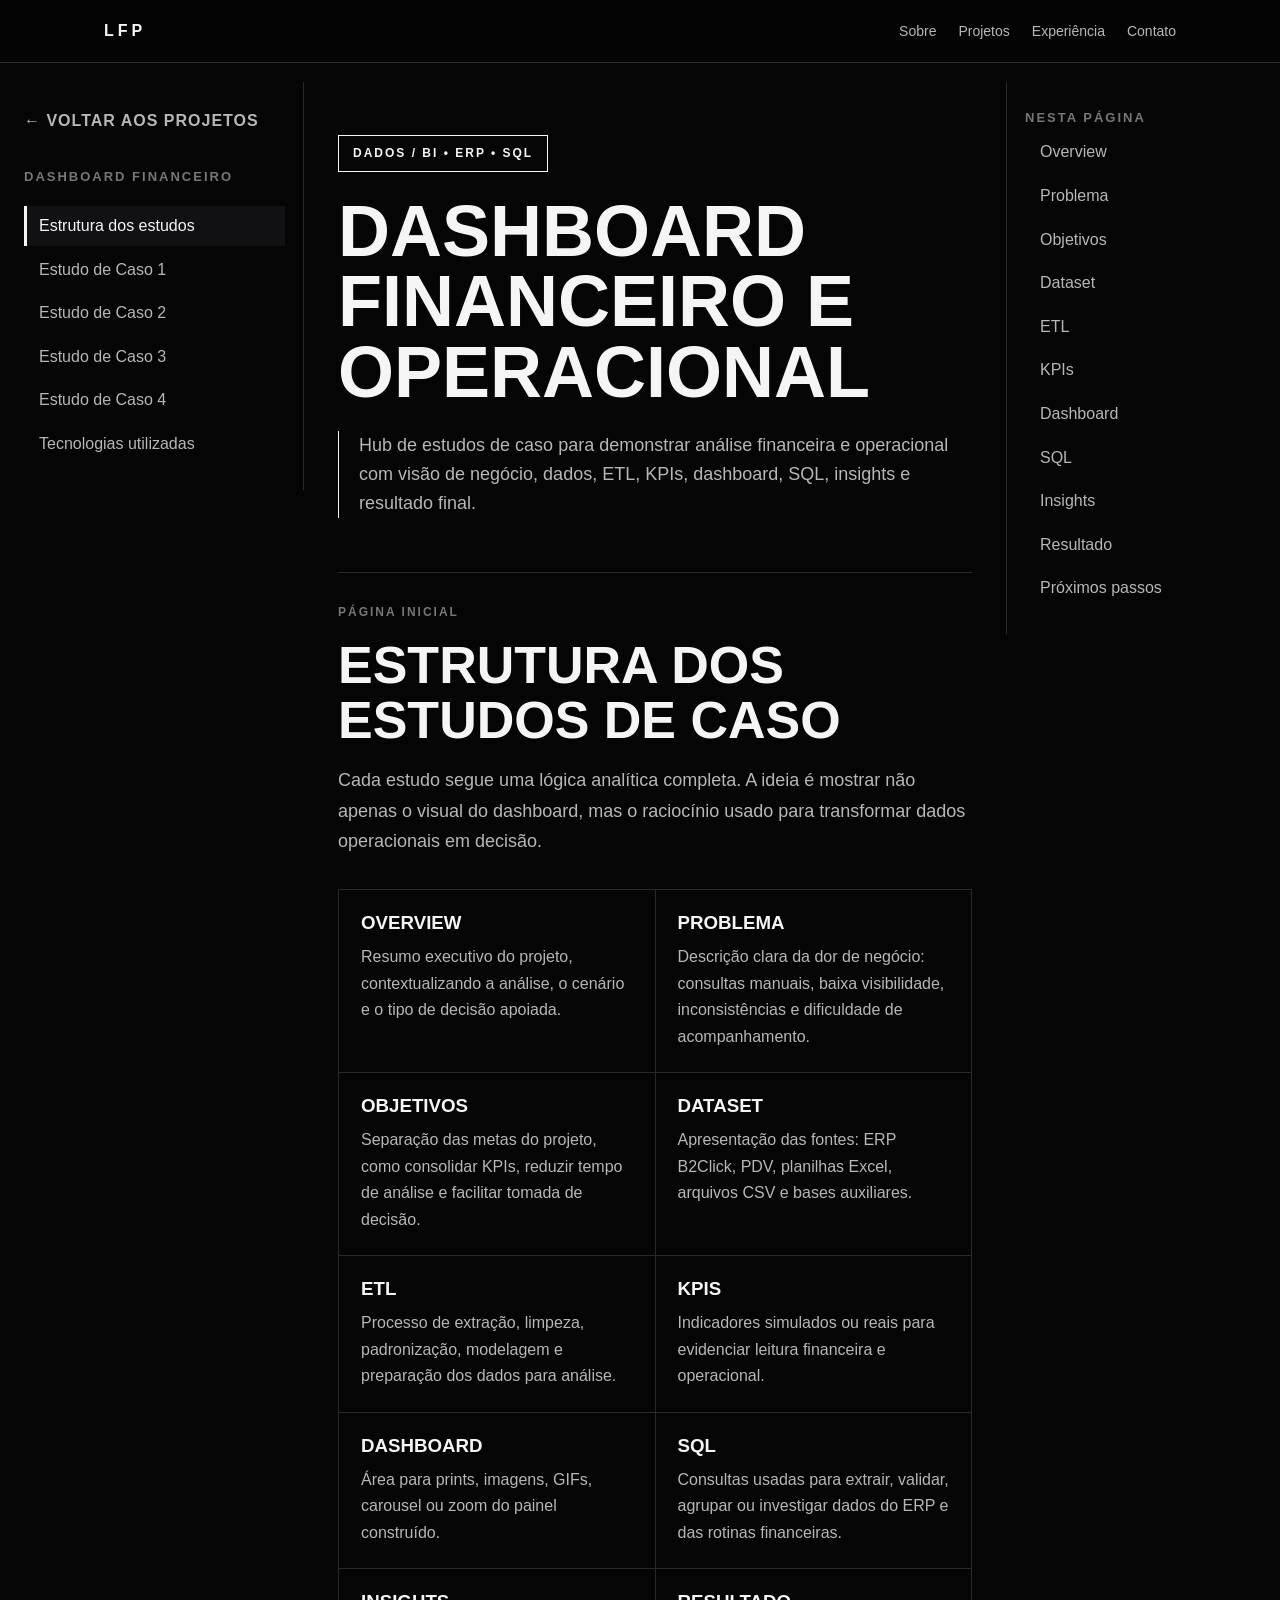
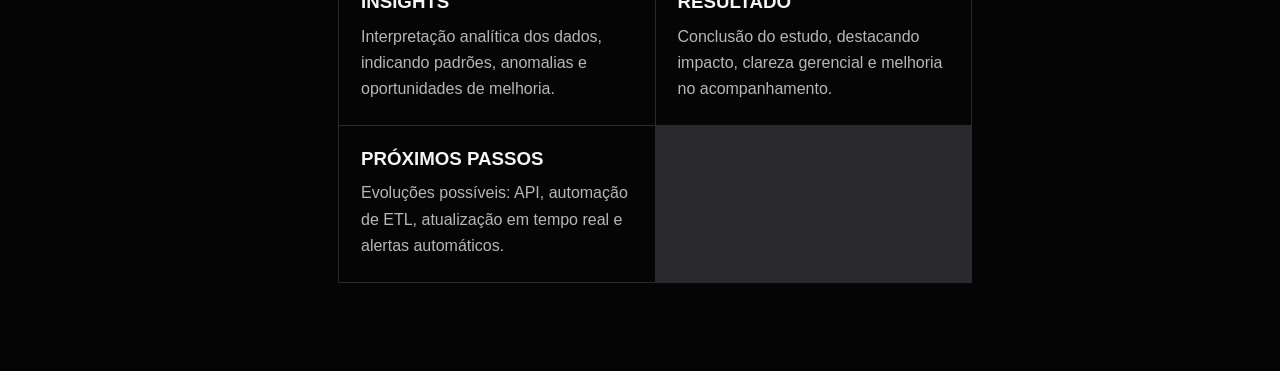
<file: projetos/dashboard-financeiro-operacional.html>
﻿<!DOCTYPE html>
<html lang="pt-BR">
<head>
  <meta charset="UTF-8" />
  <meta name="viewport" content="width=device-width, initial-scale=1.0" />
  <title>Dashboard financeiro e operacional | Luiz Fernando de Paiva</title>
  <link rel="stylesheet" href="../css/style.css?v=20260519-10" />
</head>
<body class="pagina-projeto pagina-estudos">
  <header class="topo">
    <nav class="menu" aria-label="Menu principal">
      <a href="../index.html#inicio" class="logo">LFP</a>
      <div class="links-menu">
        <a href="../index.html#sobre">Sobre</a>
        <a href="../index.html#projetos">Projetos</a>
        <a href="../index.html#experiencia">Experiência</a>
        <a href="../index.html#contato">Contato</a>
      </div>
    </nav>
  </header>

  <main class="projeto-docs">
    <aside class="docs-sidebar" aria-label="Estudos de caso">
      <a class="voltar" href="../index.html#projetos">← Voltar aos projetos</a>
      <p class="docs-label">Dashboard financeiro</p>
      <nav class="docs-nav docs-case-nav">
        <a class="ativo" href="#estrutura-estudos" data-case-link="estrutura">Estrutura dos estudos</a>
        <a href="#caso-1" data-case-link="caso-1">Estudo de Caso 1</a>
        <a href="#caso-2" data-case-link="caso-2">Estudo de Caso 2</a>
        <a href="#caso-3" data-case-link="caso-3">Estudo de Caso 3</a>
        <a href="#caso-4" data-case-link="caso-4">Estudo de Caso 4</a>
        <a href="#tecnologias-utilizadas" data-case-link="tecnologias">Tecnologias utilizadas</a>
      </nav>
    </aside>

    <article class="docs-artigo">
      <p class="tag">Dados / BI • ERP • SQL</p>
      <h1>Dashboard financeiro e operacional</h1>
      <p class="descricao-principal">
        Hub de estudos de caso para demonstrar análise financeira e operacional com visão de negócio, dados, ETL, KPIs, dashboard, SQL, insights e resultado final.
      </p>

      <section id="estrutura-estudos" class="estudo-caso docs-intro" data-case="estrutura">
        <div class="case-heading">
          <p class="categoria">Página inicial</p>
          <h2>Estrutura dos estudos de caso</h2>
          <p>Cada estudo segue uma lógica analítica completa. A ideia é mostrar não apenas o visual do dashboard, mas o raciocínio usado para transformar dados operacionais em decisão.</p>
        </div>
        <div class="estrutura-grid">
          <section id="estrutura-overview"><h3>Overview</h3><p>Resumo executivo do projeto, contextualizando a análise, o cenário e o tipo de decisão apoiada.</p></section>
          <section id="estrutura-problema"><h3>Problema</h3><p>Descrição clara da dor de negócio: consultas manuais, baixa visibilidade, inconsistências e dificuldade de acompanhamento.</p></section>
          <section id="estrutura-objetivos"><h3>Objetivos</h3><p>Separação das metas do projeto, como consolidar KPIs, reduzir tempo de análise e facilitar tomada de decisão.</p></section>
          <section id="estrutura-dataset"><h3>Dataset</h3><p>Apresentação das fontes: ERP B2Click, PDV, planilhas Excel, arquivos CSV e bases auxiliares.</p></section>
          <section id="estrutura-etl"><h3>ETL</h3><p>Processo de extração, limpeza, padronização, modelagem e preparação dos dados para análise.</p></section>
          <section id="estrutura-kpis"><h3>KPIs</h3><p>Indicadores simulados ou reais para evidenciar leitura financeira e operacional.</p></section>
          <section id="estrutura-dashboard"><h3>Dashboard</h3><p>Área para prints, imagens, GIFs, carousel ou zoom do painel construído.</p></section>
          <section id="estrutura-sql"><h3>SQL</h3><p>Consultas usadas para extrair, validar, agrupar ou investigar dados do ERP e das rotinas financeiras.</p></section>
          <section id="estrutura-insights"><h3>Insights</h3><p>Interpretação analítica dos dados, indicando padrões, anomalias e oportunidades de melhoria.</p></section>
          <section id="estrutura-resultado"><h3>Resultado</h3><p>Conclusão do estudo, destacando impacto, clareza gerencial e melhoria no acompanhamento.</p></section>
          <section id="estrutura-proximos-passos"><h3>Próximos passos</h3><p>Evoluções possíveis: API, automação de ETL, atualização em tempo real e alertas automáticos.</p></section>
        </div>
      </section>

      <section id="caso-1" class="estudo-caso" data-case="caso-1">
        <div class="case-heading"><p class="categoria">Estudo de Caso 1</p><h2>Fluxo de caixa gerencial</h2><p>Controle do caixa realizado e previsto, com leitura por período, categoria e origem da movimentação.</p></div>
        <section id="caso-1-overview" class="docs-secao"><h3>Overview</h3><p>Projeto desenvolvido para centralizar indicadores financeiros provenientes de ERP, PDV e controles auxiliares, permitindo acompanhar entradas, saídas e saldo com maior clareza.</p></section>
        <section id="caso-1-problema" class="docs-secao"><h3>Problema</h3><p>As rotinas dependiam de consultas manuais e dificultavam a identificação rápida de inconsistências, recebíveis, fluxo de caixa e evolução financeira.</p><ul><li>Conferências dispersas em diferentes fontes.</li><li>Tempo elevado para fechamento financeiro.</li><li>Baixa visibilidade sobre variações diárias.</li></ul></section>
        <section id="caso-1-objetivos" class="docs-secao"><h3>Objetivos</h3><ul><li>Consolidar KPIs financeiros.</li><li>Melhorar leitura operacional do caixa.</li><li>Reduzir tempo de análise.</li><li>Facilitar tomada de decisão.</li></ul></section>
        <section id="caso-1-dataset" class="docs-secao"><h3>Dataset</h3><div class="tabela-resumo"><div><strong>ERP B2Click</strong><span>Contas, lançamentos, categorias e pagamentos.</span></div><div><strong>PDV</strong><span>Vendas diárias e formas de pagamento.</span></div><div><strong>Planilhas</strong><span>Ajustes, previsões e controles auxiliares.</span></div><div><strong>CSV</strong><span>Extratos exportados para conferência.</span></div></div></section>
        <section id="caso-1-etl" class="docs-secao"><h3>ETL</h3><ol class="lista-etl"><li>Extração dos lançamentos financeiros.</li><li>Limpeza de duplicidades e campos vazios.</li><li>Padronização de categorias.</li><li>Modelagem por data, unidade e tipo.</li><li>Criação de KPIs.</li><li>Publicação no dashboard.</li></ol><p class="fluxo-etl">ERP → SQL → Power BI → Dashboard</p></section>
        <section id="caso-1-kpis" class="docs-secao"><h3>KPIs</h3><div class="kpi-grid"><div><span>Receita Total</span><strong>R$ 1,2M</strong></div><div><span>Despesas</span><strong>R$ 860k</strong></div><div><span>Saldo Projetado</span><strong>R$ 340k</strong></div><div><span>Variação Mensal</span><strong>+12%</strong></div></div></section>
        <section id="caso-1-dashboard" class="docs-secao"><h3>Dashboard</h3><div class="dashboard-preview"><span>Imagem do dashboard</span><strong>Fluxo de caixa por período, categoria e origem</strong><p>Espaço reservado para print grande, GIF, zoom ou carousel do painel.</p></div></section>
        <section id="caso-1-sql" class="docs-secao"><h3>SQL</h3><pre class="sql-bloco"><code>SELECT
    categoria,
    SUM(valor) AS total
FROM financeiro_lancamentos
WHERE data_movimento BETWEEN '2024-01-01' AND '2024-12-31'
GROUP BY categoria
ORDER BY total DESC;</code></pre></section>
        <section id="caso-1-insights" class="docs-secao"><h3>Insights</h3><ul><li>Março apresentou maior volume financeiro.</li><li>Despesas operacionais cresceram nos períodos de maior venda.</li><li>Diferenças de caixa se concentraram no fechamento noturno.</li></ul></section>
        <section id="caso-1-resultado" class="docs-secao"><h3>Resultado</h3><p>O dashboard centralizou indicadores financeiros e operacionais em uma única visualização, facilitando análises recorrentes e decisões de curto prazo.</p></section>
        <section id="caso-1-proximos-passos" class="docs-secao"><h3>Próximos passos</h3><ul><li>Atualização em tempo real.</li><li>Integração com API bancária.</li><li>Alertas automáticos para saldo crítico.</li></ul></section>
      </section>

      <section id="caso-2" class="estudo-caso" data-case="caso-2">
        <div class="case-heading"><p class="categoria">Estudo de Caso 2</p><h2>Recebíveis e cartões</h2><p>Análise de vendas em cartão, valores previstos, taxas, recebimentos e divergências de conciliação.</p></div>
        <section id="caso-2-overview" class="docs-secao"><h3>Overview</h3><p>Estudo criado para acompanhar recebíveis de cartões e comparar vendas registradas com valores liquidados.</p></section>
        <section id="caso-2-problema" class="docs-secao"><h3>Problema</h3><p>A conciliação entre PDV, adquirentes e extrato bancário exigia conferências manuais e dificultava localizar divergências rapidamente.</p></section>
        <section id="caso-2-objetivos" class="docs-secao"><h3>Objetivos</h3><ul><li>Comparar previsto versus recebido.</li><li>Identificar divergências por bandeira.</li><li>Apoiar fechamento financeiro.</li></ul></section>
        <section id="caso-2-dataset" class="docs-secao"><h3>Dataset</h3><div class="tabela-resumo"><div><strong>PDV</strong><span>Vendas por cartão e forma de pagamento.</span></div><div><strong>Adquirente</strong><span>Agenda de recebíveis, taxas e liquidações.</span></div><div><strong>Banco</strong><span>Extratos de crédito e conciliação.</span></div></div></section>
        <section id="caso-2-etl" class="docs-secao"><h3>ETL</h3><p class="fluxo-etl">PDV → CSV → SQL → Power BI</p><ul><li>Padronização de bandeiras e datas.</li><li>Cálculo de taxas e líquido previsto.</li><li>Junção com extrato bancário.</li></ul></section>
        <section id="caso-2-kpis" class="docs-secao"><h3>KPIs</h3><div class="kpi-grid"><div><span>Recebíveis</span><strong>R$ 210k</strong></div><div><span>Cartões na receita</span><strong>63%</strong></div><div><span>Divergências</span><strong>R$ 8,4k</strong></div><div><span>Taxa média</span><strong>2,7%</strong></div></div></section>
        <section id="caso-2-dashboard" class="docs-secao"><h3>Dashboard</h3><div class="dashboard-preview"><span>Imagem do dashboard</span><strong>Recebíveis por bandeira, adquirente e data</strong><p>Área para inserir print do painel e filtros principais.</p></div></section>
        <section id="caso-2-sql" class="docs-secao"><h3>SQL</h3><pre class="sql-bloco"><code>SELECT
    bandeira,
    SUM(valor_bruto) AS bruto,
    SUM(valor_liquido) AS liquido
FROM recebiveis_cartao
GROUP BY bandeira
ORDER BY liquido DESC;</code></pre></section>
        <section id="caso-2-insights" class="docs-secao"><h3>Insights</h3><ul><li>Cartões concentraram a maior parte da receita.</li><li>Divergências apareceram principalmente em antecipações.</li><li>Algumas taxas ficaram acima do padrão esperado.</li></ul></section>
        <section id="caso-2-resultado" class="docs-secao"><h3>Resultado</h3><p>A análise reduziu o esforço de conferência e trouxe rastreabilidade para valores previstos, recebidos e divergentes.</p></section>
        <section id="caso-2-proximos-passos" class="docs-secao"><h3>Próximos passos</h3><ul><li>Automatizar importação da adquirente.</li><li>Criar alertas para divergências acima do limite.</li><li>Registrar histórico de correções.</li></ul></section>
      </section>

      <section id="caso-3" class="estudo-caso" data-case="caso-3">
        <div class="case-heading"><p class="categoria">Estudo de Caso 3</p><h2>Vendas, despesas e margens</h2><p>Cruzamento de vendas com despesas para leitura de margem, sazonalidade e pressão operacional.</p></div>
        <section id="caso-3-overview" class="docs-secao"><h3>Overview</h3><p>Estudo para observar desempenho financeiro combinando receita, custos e despesas em uma visão executiva.</p></section>
        <section id="caso-3-problema" class="docs-secao"><h3>Problema</h3><p>Vendas e despesas eram analisadas separadamente, dificultando enxergar margem e impacto operacional por período.</p></section>
        <section id="caso-3-objetivos" class="docs-secao"><h3>Objetivos</h3><ul><li>Consolidar vendas e despesas.</li><li>Calcular margem gerencial.</li><li>Identificar períodos críticos.</li></ul></section>
        <section id="caso-3-dataset" class="docs-secao"><h3>Dataset</h3><div class="tabela-resumo"><div><strong>ERP</strong><span>Despesas e categorias financeiras.</span></div><div><strong>PDV</strong><span>Vendas por período e unidade.</span></div><div><strong>Planilhas</strong><span>Metas e classificações auxiliares.</span></div></div></section>
        <section id="caso-3-etl" class="docs-secao"><h3>ETL</h3><p class="fluxo-etl">ERP + PDV → SQL → Modelo estrela → Power BI</p></section>
        <section id="caso-3-kpis" class="docs-secao"><h3>KPIs</h3><div class="kpi-grid"><div><span>Receita</span><strong>R$ 980k</strong></div><div><span>Margem</span><strong>18%</strong></div><div><span>Custos</span><strong>R$ 620k</strong></div><div><span>Ticket Médio</span><strong>R$ 74</strong></div></div></section>
        <section id="caso-3-dashboard" class="docs-secao"><h3>Dashboard</h3><div class="dashboard-preview"><span>Imagem do dashboard</span><strong>Vendas, despesas e margem por mês</strong><p>Espaço para print com linha do tempo e composição de despesas.</p></div></section>
        <section id="caso-3-sql" class="docs-secao"><h3>SQL</h3><pre class="sql-bloco"><code>SELECT
    mes,
    SUM(receita) AS receita,
    SUM(despesa) AS despesa,
    SUM(receita) - SUM(despesa) AS margem_valor
FROM resultado_mensal
GROUP BY mes
ORDER BY mes;</code></pre></section>
        <section id="caso-3-insights" class="docs-secao"><h3>Insights</h3><ul><li>Custos operacionais cresceram 18% no trimestre.</li><li>A margem caiu nos meses com maior despesa variável.</li><li>Algumas categorias concentraram impacto recorrente.</li></ul></section>
        <section id="caso-3-resultado" class="docs-secao"><h3>Resultado</h3><p>O estudo ajudou a visualizar relação entre faturamento, despesas e margem, apoiando decisões sobre custos e planejamento.</p></section>
        <section id="caso-3-proximos-passos" class="docs-secao"><h3>Próximos passos</h3><ul><li>Adicionar metas por unidade.</li><li>Automatizar comparação com orçamento.</li><li>Incluir projeção de margem.</li></ul></section>
      </section>

      <section id="caso-4" class="estudo-caso" data-case="caso-4">
        <div class="case-heading"><p class="categoria">Estudo de Caso 4</p><h2>Conciliação e inconsistências</h2><p>Monitoramento de diferenças entre caixa, ERP, PDV, recebíveis e extratos para priorizar correções.</p></div>
        <section id="caso-4-overview" class="docs-secao"><h3>Overview</h3><p>Estudo voltado à qualidade dos dados financeiros, destacando divergências que precisam de revisão antes do fechamento.</p></section>
        <section id="caso-4-problema" class="docs-secao"><h3>Problema</h3><p>Inconsistências entre sistemas dificultavam o fechamento financeiro e consumiam tempo da equipe em investigações manuais.</p></section>
        <section id="caso-4-objetivos" class="docs-secao"><h3>Objetivos</h3><ul><li>Localizar divergências por origem.</li><li>Priorizar correções.</li><li>Melhorar confiabilidade dos relatórios.</li></ul></section>
        <section id="caso-4-dataset" class="docs-secao"><h3>Dataset</h3><div class="tabela-resumo"><div><strong>Caixa</strong><span>Fechamentos e movimentações diárias.</span></div><div><strong>ERP/PDV</strong><span>Registros de vendas e lançamentos.</span></div><div><strong>Banco</strong><span>Créditos, débitos e extratos.</span></div></div></section>
        <section id="caso-4-etl" class="docs-secao"><h3>ETL</h3><p class="fluxo-etl">Caixa → Padronização → Regras de validação → Alertas</p></section>
        <section id="caso-4-kpis" class="docs-secao"><h3>KPIs</h3><div class="kpi-grid"><div><span>Pendências</span><strong>37</strong></div><div><span>Valor divergente</span><strong>R$ 12,8k</strong></div><div><span>Casos críticos</span><strong>6</strong></div><div><span>Resolvidos</span><strong>82%</strong></div></div></section>
        <section id="caso-4-dashboard" class="docs-secao"><h3>Dashboard</h3><div class="dashboard-preview"><span>Imagem do dashboard</span><strong>Mapa de inconsistências por origem e prioridade</strong><p>Área para print da matriz de divergências e filtros de investigação.</p></div></section>
        <section id="caso-4-sql" class="docs-secao"><h3>SQL</h3><pre class="sql-bloco"><code>SELECT
    origem,
    COUNT(*) AS ocorrencias,
    SUM(valor_diferenca) AS valor_total
FROM inconsistencias_financeiras
WHERE status = 'PENDENTE'
GROUP BY origem
ORDER BY valor_total DESC;</code></pre></section>
        <section id="caso-4-insights" class="docs-secao"><h3>Insights</h3><ul><li>Divergências ocorreram principalmente em fechamento noturno.</li><li>Poucas categorias concentraram a maior parte do valor divergente.</li><li>Padronização de registros reduziu reincidências.</li></ul></section>
        <section id="caso-4-resultado" class="docs-secao"><h3>Resultado</h3><p>A análise organizou pendências, facilitou priorização e aumentou a confiabilidade dos dados usados no fechamento.</p></section>
        <section id="caso-4-proximos-passos" class="docs-secao"><h3>Próximos passos</h3><ul><li>Criar alertas por e-mail.</li><li>Gerar fila automática de pendências.</li><li>Integrar logs de correção.</li></ul></section>
      </section>

      <section id="tecnologias-utilizadas" class="estudo-caso" data-case="tecnologias">
        <div class="case-heading"><p class="categoria">Stack</p><h2>Tecnologias utilizadas</h2><p>Ferramentas e práticas recorrentes nos estudos de caso.</p></div>
        <div class="chips chips-grandes"><span>Power BI</span><span>SQL</span><span>MySQL</span><span>Excel</span><span>Google Sheets</span><span>CSV</span><span>ERP B2Click</span><span>PDV</span><span>ETL</span><span>Modelagem de Dados</span><span>KPIs</span><span>Conciliação Financeira</span></div>
      </section>
    </article>

    <aside class="docs-indice" aria-label="Nesta página">
      <p>Nesta página</p>
      <a href="#estrutura-overview" data-topic="overview">Overview</a>
      <a href="#estrutura-problema" data-topic="problema">Problema</a>
      <a href="#estrutura-objetivos" data-topic="objetivos">Objetivos</a>
      <a href="#estrutura-dataset" data-topic="dataset">Dataset</a>
      <a href="#estrutura-etl" data-topic="etl">ETL</a>
      <a href="#estrutura-kpis" data-topic="kpis">KPIs</a>
      <a href="#estrutura-dashboard" data-topic="dashboard">Dashboard</a>
      <a href="#estrutura-sql" data-topic="sql">SQL</a>
      <a href="#estrutura-insights" data-topic="insights">Insights</a>
      <a href="#estrutura-resultado" data-topic="resultado">Resultado</a>
      <a href="#estrutura-proximos-passos" data-topic="proximos-passos">Próximos passos</a>
    </aside>
  </main>

  <script src="../js/script.js?v=20260519-10"></script>
</body>
</html>
</file>
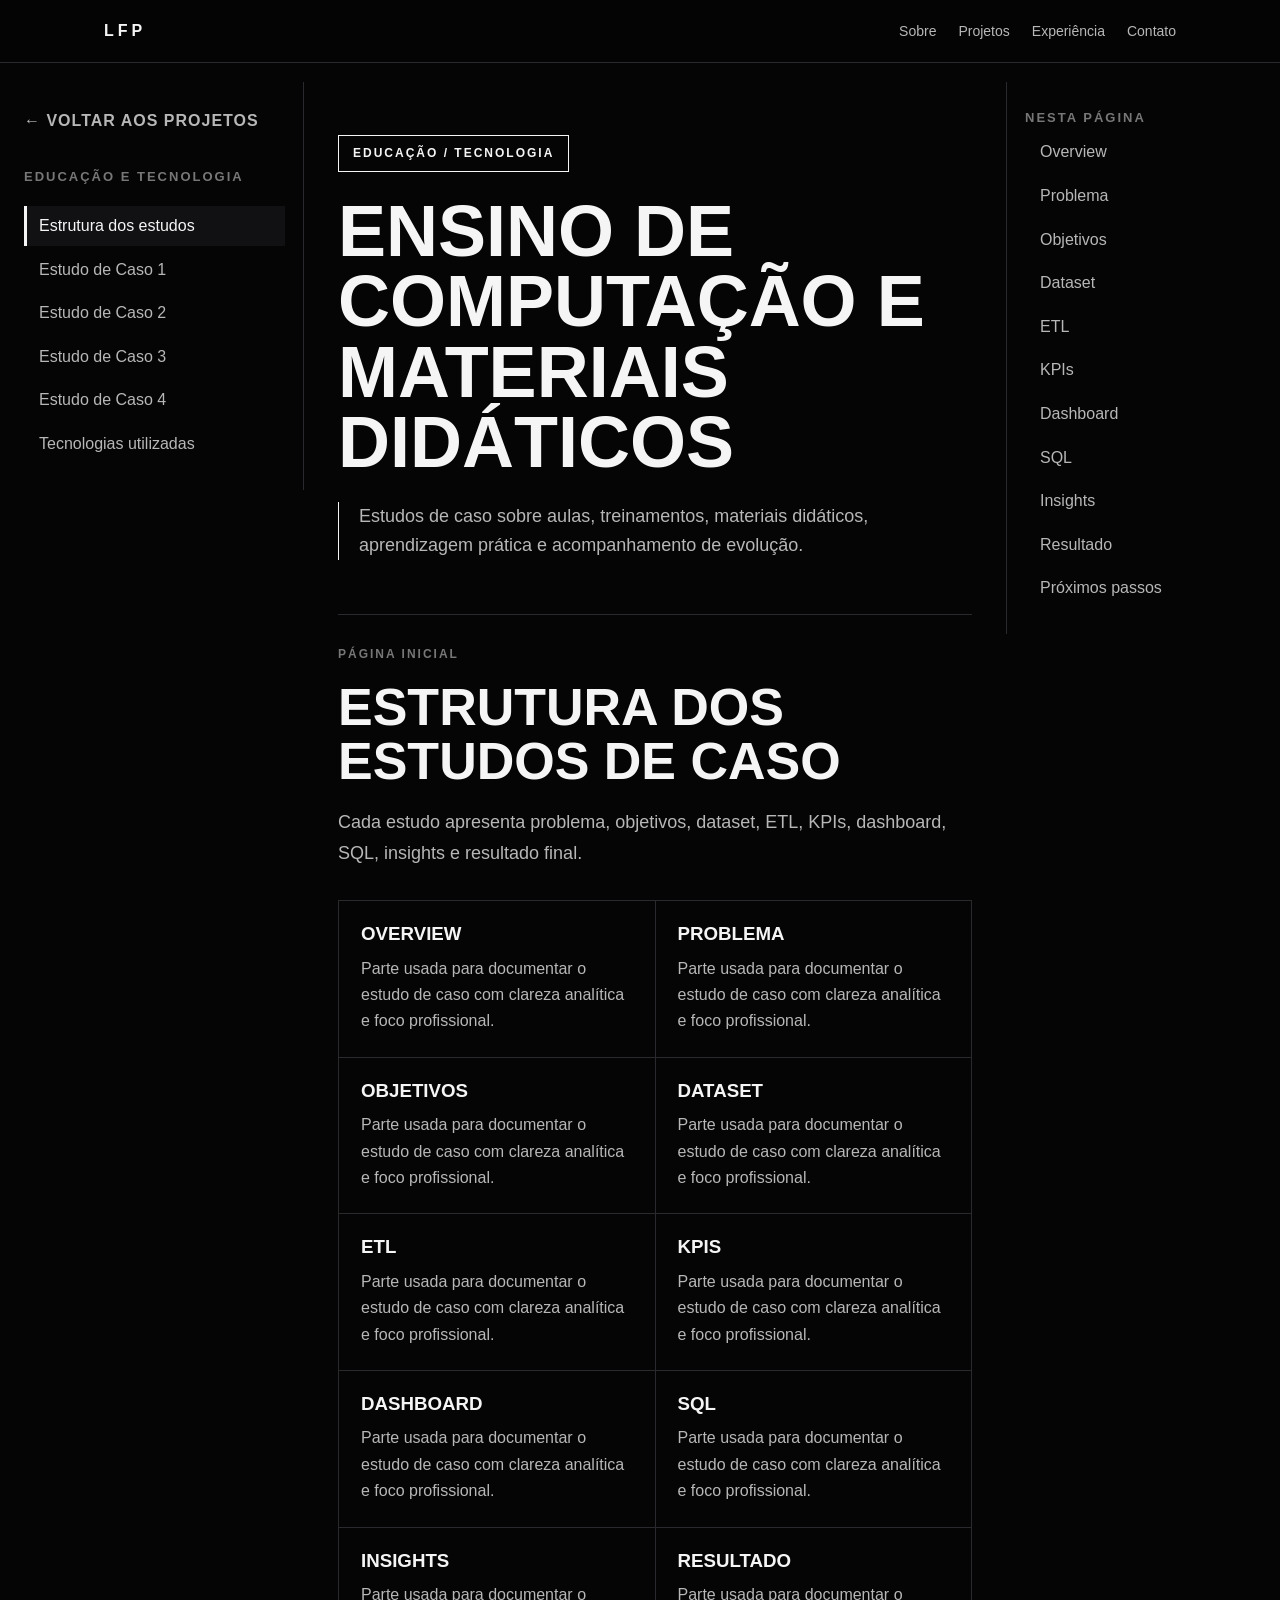
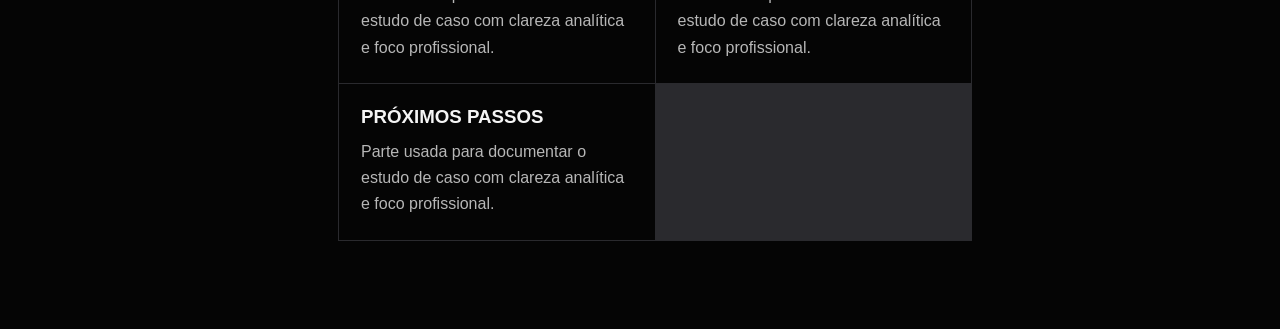
<file: projetos/ensino-computacao-materiais-didaticos.html>
﻿<!DOCTYPE html>
<html lang="pt-BR"><head><meta charset="UTF-8" /><meta name="viewport" content="width=device-width, initial-scale=1.0" /><title>Ensino de Computação e materiais didáticos | Luiz Fernando de Paiva</title><link rel="stylesheet" href="../css/style.css?v=20260519-10" /></head>
<body class="pagina-projeto pagina-estudos"><header class="topo"><nav class="menu" aria-label="Menu principal"><a href="../index.html#inicio" class="logo">LFP</a><div class="links-menu"><a href="../index.html#sobre">Sobre</a><a href="../index.html#projetos">Projetos</a><a href="../index.html#experiencia">Experiência</a><a href="../index.html#contato">Contato</a></div></nav></header>
<main class="projeto-docs"><aside class="docs-sidebar" aria-label="Estudos de caso"><a class="voltar" href="../index.html#projetos">← Voltar aos projetos</a><p class="docs-label">Educação e tecnologia</p><nav class="docs-nav docs-case-nav"><a class="ativo" href="#estrutura-estudos" data-case-link="estrutura">Estrutura dos estudos</a><a href="#caso-1" data-case-link="caso-1">Estudo de Caso 1</a><a href="#caso-2" data-case-link="caso-2">Estudo de Caso 2</a><a href="#caso-3" data-case-link="caso-3">Estudo de Caso 3</a><a href="#caso-4" data-case-link="caso-4">Estudo de Caso 4</a><a href="#tecnologias-utilizadas" data-case-link="tecnologias">Tecnologias utilizadas</a></nav></aside>
<article class="docs-artigo"><p class="tag">Educação / Tecnologia</p><h1>Ensino de Computação e materiais didáticos</h1><p class="descricao-principal">Estudos de caso sobre aulas, treinamentos, materiais didáticos, aprendizagem prática e acompanhamento de evolução.</p><section id="estrutura-estudos" class="estudo-caso docs-intro" data-case="estrutura"><div class="case-heading"><p class="categoria">Página inicial</p><h2>Estrutura dos estudos de caso</h2><p>Cada estudo apresenta problema, objetivos, dataset, ETL, KPIs, dashboard, SQL, insights e resultado final.</p></div><div class="estrutura-grid"><section id="estrutura-overview"><h3>Overview</h3><p>Parte usada para documentar o estudo de caso com clareza analítica e foco profissional.</p></section><section id="estrutura-problema"><h3>Problema</h3><p>Parte usada para documentar o estudo de caso com clareza analítica e foco profissional.</p></section><section id="estrutura-objetivos"><h3>Objetivos</h3><p>Parte usada para documentar o estudo de caso com clareza analítica e foco profissional.</p></section><section id="estrutura-dataset"><h3>Dataset</h3><p>Parte usada para documentar o estudo de caso com clareza analítica e foco profissional.</p></section><section id="estrutura-etl"><h3>ETL</h3><p>Parte usada para documentar o estudo de caso com clareza analítica e foco profissional.</p></section><section id="estrutura-kpis"><h3>KPIs</h3><p>Parte usada para documentar o estudo de caso com clareza analítica e foco profissional.</p></section><section id="estrutura-dashboard"><h3>Dashboard</h3><p>Parte usada para documentar o estudo de caso com clareza analítica e foco profissional.</p></section><section id="estrutura-sql"><h3>SQL</h3><p>Parte usada para documentar o estudo de caso com clareza analítica e foco profissional.</p></section><section id="estrutura-insights"><h3>Insights</h3><p>Parte usada para documentar o estudo de caso com clareza analítica e foco profissional.</p></section><section id="estrutura-resultado"><h3>Resultado</h3><p>Parte usada para documentar o estudo de caso com clareza analítica e foco profissional.</p></section><section id="estrutura-proximos-passos"><h3>Próximos passos</h3><p>Parte usada para documentar o estudo de caso com clareza analítica e foco profissional.</p></section></div></section>      <section id="caso-1" class="estudo-caso" data-case="caso-1">
        <div class="case-heading"><p class="categoria">Estudo de Caso 1</p><h2>Trilha de lógica de programação</h2><p>Estudo para estruturar aprendizagem prática, acompanhar evolução e criar materiais claros.</p></div>
        <section id="caso-1-overview" class="docs-secao"><h3>Overview</h3><p>Estudo aplicado ao contexto de ensino de computação e materiais didáticos, com foco em organizar dados, processos e indicadores para análise recorrente.</p></section>
        <section id="caso-1-problema" class="docs-secao"><h3>Problema</h3><p>Conteúdos e atividades precisavam ser organizados para facilitar prática, revisão e acompanhamento.</p><ul><li>Diferenças de ritmo entre participantes.</li><li>Materiais dispersos.</li><li>Dificuldade de medir evolução por tópico.</li></ul></section>
        <section id="caso-1-objetivos" class="docs-secao"><h3>Objetivos</h3><ul><li>Criar sequência didática.</li><li>Aumentar prática orientada.</li><li>Acompanhar evolução.</li><li>Facilitar revisão e autonomia.</li></ul></section>
        <section id="caso-1-dataset" class="docs-secao"><h3>Dataset</h3><div class="tabela-resumo"><div><strong>Fonte principal</strong><span>Atividades, formulários e planilhas.</span></div><div><strong>Fonte auxiliar</strong><span>Materiais, guias, slides e exemplos.</span></div><div><strong>Controle</strong><span>Planilhas, CSVs ou registros operacionais de apoio.</span></div></div></section>
        <section id="caso-1-etl" class="docs-secao"><h3>ETL</h3><ol class="lista-etl"><li>Extração das fontes.</li><li>Limpeza e padronização.</li><li>Modelagem da base analítica.</li><li>Criação de KPIs.</li><li>Publicação para análise.</li></ol><p class="fluxo-etl">Diagnóstico → Aula → Prática → Feedback</p></section>
        <section id="caso-1-kpis" class="docs-secao"><h3>KPIs</h3><div class="kpi-grid"><div><span>Volume</span><strong>50+</strong></div><div><span>Eficiência</span><strong>86%</strong></div><div><span>Pendências</span><strong>180</strong></div><div><span>Evolução</span><strong>+28%</strong></div></div></section>
        <section id="caso-1-dashboard" class="docs-secao"><h3>Dashboard</h3><div class="dashboard-preview"><span>Imagem do dashboard</span><strong>Trilha de lógica de programação</strong><p>Espaço reservado para print, zoom, GIF ou carousel do painel.</p></div></section>
        <section id="caso-1-sql" class="docs-secao"><h3>SQL</h3><pre class="sql-bloco"><code>SELECT&#10;    categoria,&#10;    COUNT(*) AS registros,&#10;    SUM(valor) AS total&#10;FROM aprendizagem&#10;GROUP BY categoria&#10;ORDER BY total DESC;</code></pre></section>
        <section id="caso-1-insights" class="docs-secao"><h3>Insights</h3><ul><li>Exemplos práticos aumentaram participação.</li><li>Projetos pequenos aumentaram engajamento.</li><li>Dados ajudaram a ajustar ritmo.</li></ul></section>
        <section id="caso-1-resultado" class="docs-secao"><h3>Resultado</h3><p>A organização dos materiais tornou a aprendizagem mais prática e mensurável.</p></section>
        <section id="caso-1-proximos-passos" class="docs-secao"><h3>Próximos passos</h3><ul><li>Criar banco de exercícios.</li><li>Adicionar vídeos curtos.</li><li>Automatizar relatórios de evolução.</li></ul></section>
      </section>      <section id="caso-2" class="estudo-caso" data-case="caso-2">
        <div class="case-heading"><p class="categoria">Estudo de Caso 2</p><h2>Oficina de ferramentas digitais</h2><p>Estudo para estruturar aprendizagem prática, acompanhar evolução e criar materiais claros.</p></div>
        <section id="caso-2-overview" class="docs-secao"><h3>Overview</h3><p>Estudo aplicado ao contexto de ensino de computação e materiais didáticos, com foco em organizar dados, processos e indicadores para análise recorrente.</p></section>
        <section id="caso-2-problema" class="docs-secao"><h3>Problema</h3><p>Conteúdos e atividades precisavam ser organizados para facilitar prática, revisão e acompanhamento.</p><ul><li>Diferenças de ritmo entre participantes.</li><li>Materiais dispersos.</li><li>Dificuldade de medir evolução por tópico.</li></ul></section>
        <section id="caso-2-objetivos" class="docs-secao"><h3>Objetivos</h3><ul><li>Criar sequência didática.</li><li>Aumentar prática orientada.</li><li>Acompanhar evolução.</li><li>Facilitar revisão e autonomia.</li></ul></section>
        <section id="caso-2-dataset" class="docs-secao"><h3>Dataset</h3><div class="tabela-resumo"><div><strong>Fonte principal</strong><span>Atividades, formulários e planilhas.</span></div><div><strong>Fonte auxiliar</strong><span>Materiais, guias, slides e exemplos.</span></div><div><strong>Controle</strong><span>Planilhas, CSVs ou registros operacionais de apoio.</span></div></div></section>
        <section id="caso-2-etl" class="docs-secao"><h3>ETL</h3><ol class="lista-etl"><li>Extração das fontes.</li><li>Limpeza e padronização.</li><li>Modelagem da base analítica.</li><li>Criação de KPIs.</li><li>Publicação para análise.</li></ol><p class="fluxo-etl">Diagnóstico → Aula → Prática → Feedback</p></section>
        <section id="caso-2-kpis" class="docs-secao"><h3>KPIs</h3><div class="kpi-grid"><div><span>Volume</span><strong>50+</strong></div><div><span>Eficiência</span><strong>86%</strong></div><div><span>Pendências</span><strong>180</strong></div><div><span>Evolução</span><strong>+28%</strong></div></div></section>
        <section id="caso-2-dashboard" class="docs-secao"><h3>Dashboard</h3><div class="dashboard-preview"><span>Imagem do dashboard</span><strong>Oficina de ferramentas digitais</strong><p>Espaço reservado para print, zoom, GIF ou carousel do painel.</p></div></section>
        <section id="caso-2-sql" class="docs-secao"><h3>SQL</h3><pre class="sql-bloco"><code>SELECT&#10;    categoria,&#10;    COUNT(*) AS registros,&#10;    SUM(valor) AS total&#10;FROM aprendizagem&#10;GROUP BY categoria&#10;ORDER BY total DESC;</code></pre></section>
        <section id="caso-2-insights" class="docs-secao"><h3>Insights</h3><ul><li>Exemplos práticos aumentaram participação.</li><li>Projetos pequenos aumentaram engajamento.</li><li>Dados ajudaram a ajustar ritmo.</li></ul></section>
        <section id="caso-2-resultado" class="docs-secao"><h3>Resultado</h3><p>A organização dos materiais tornou a aprendizagem mais prática e mensurável.</p></section>
        <section id="caso-2-proximos-passos" class="docs-secao"><h3>Próximos passos</h3><ul><li>Criar banco de exercícios.</li><li>Adicionar vídeos curtos.</li><li>Automatizar relatórios de evolução.</li></ul></section>
      </section>      <section id="caso-3" class="estudo-caso" data-case="caso-3">
        <div class="case-heading"><p class="categoria">Estudo de Caso 3</p><h2>Material didático de programação web</h2><p>Estudo para estruturar aprendizagem prática, acompanhar evolução e criar materiais claros.</p></div>
        <section id="caso-3-overview" class="docs-secao"><h3>Overview</h3><p>Estudo aplicado ao contexto de ensino de computação e materiais didáticos, com foco em organizar dados, processos e indicadores para análise recorrente.</p></section>
        <section id="caso-3-problema" class="docs-secao"><h3>Problema</h3><p>Conteúdos e atividades precisavam ser organizados para facilitar prática, revisão e acompanhamento.</p><ul><li>Diferenças de ritmo entre participantes.</li><li>Materiais dispersos.</li><li>Dificuldade de medir evolução por tópico.</li></ul></section>
        <section id="caso-3-objetivos" class="docs-secao"><h3>Objetivos</h3><ul><li>Criar sequência didática.</li><li>Aumentar prática orientada.</li><li>Acompanhar evolução.</li><li>Facilitar revisão e autonomia.</li></ul></section>
        <section id="caso-3-dataset" class="docs-secao"><h3>Dataset</h3><div class="tabela-resumo"><div><strong>Fonte principal</strong><span>Atividades, formulários e planilhas.</span></div><div><strong>Fonte auxiliar</strong><span>Materiais, guias, slides e exemplos.</span></div><div><strong>Controle</strong><span>Planilhas, CSVs ou registros operacionais de apoio.</span></div></div></section>
        <section id="caso-3-etl" class="docs-secao"><h3>ETL</h3><ol class="lista-etl"><li>Extração das fontes.</li><li>Limpeza e padronização.</li><li>Modelagem da base analítica.</li><li>Criação de KPIs.</li><li>Publicação para análise.</li></ol><p class="fluxo-etl">Diagnóstico → Aula → Prática → Feedback</p></section>
        <section id="caso-3-kpis" class="docs-secao"><h3>KPIs</h3><div class="kpi-grid"><div><span>Volume</span><strong>50+</strong></div><div><span>Eficiência</span><strong>86%</strong></div><div><span>Pendências</span><strong>180</strong></div><div><span>Evolução</span><strong>+28%</strong></div></div></section>
        <section id="caso-3-dashboard" class="docs-secao"><h3>Dashboard</h3><div class="dashboard-preview"><span>Imagem do dashboard</span><strong>Material didático de programação web</strong><p>Espaço reservado para print, zoom, GIF ou carousel do painel.</p></div></section>
        <section id="caso-3-sql" class="docs-secao"><h3>SQL</h3><pre class="sql-bloco"><code>SELECT&#10;    categoria,&#10;    COUNT(*) AS registros,&#10;    SUM(valor) AS total&#10;FROM aprendizagem&#10;GROUP BY categoria&#10;ORDER BY total DESC;</code></pre></section>
        <section id="caso-3-insights" class="docs-secao"><h3>Insights</h3><ul><li>Exemplos práticos aumentaram participação.</li><li>Projetos pequenos aumentaram engajamento.</li><li>Dados ajudaram a ajustar ritmo.</li></ul></section>
        <section id="caso-3-resultado" class="docs-secao"><h3>Resultado</h3><p>A organização dos materiais tornou a aprendizagem mais prática e mensurável.</p></section>
        <section id="caso-3-proximos-passos" class="docs-secao"><h3>Próximos passos</h3><ul><li>Criar banco de exercícios.</li><li>Adicionar vídeos curtos.</li><li>Automatizar relatórios de evolução.</li></ul></section>
      </section>      <section id="caso-4" class="estudo-caso" data-case="caso-4">
        <div class="case-heading"><p class="categoria">Estudo de Caso 4</p><h2>Acompanhamento de aprendizagem</h2><p>Estudo para estruturar aprendizagem prática, acompanhar evolução e criar materiais claros.</p></div>
        <section id="caso-4-overview" class="docs-secao"><h3>Overview</h3><p>Estudo aplicado ao contexto de ensino de computação e materiais didáticos, com foco em organizar dados, processos e indicadores para análise recorrente.</p></section>
        <section id="caso-4-problema" class="docs-secao"><h3>Problema</h3><p>Conteúdos e atividades precisavam ser organizados para facilitar prática, revisão e acompanhamento.</p><ul><li>Diferenças de ritmo entre participantes.</li><li>Materiais dispersos.</li><li>Dificuldade de medir evolução por tópico.</li></ul></section>
        <section id="caso-4-objetivos" class="docs-secao"><h3>Objetivos</h3><ul><li>Criar sequência didática.</li><li>Aumentar prática orientada.</li><li>Acompanhar evolução.</li><li>Facilitar revisão e autonomia.</li></ul></section>
        <section id="caso-4-dataset" class="docs-secao"><h3>Dataset</h3><div class="tabela-resumo"><div><strong>Fonte principal</strong><span>Atividades, formulários e planilhas.</span></div><div><strong>Fonte auxiliar</strong><span>Materiais, guias, slides e exemplos.</span></div><div><strong>Controle</strong><span>Planilhas, CSVs ou registros operacionais de apoio.</span></div></div></section>
        <section id="caso-4-etl" class="docs-secao"><h3>ETL</h3><ol class="lista-etl"><li>Extração das fontes.</li><li>Limpeza e padronização.</li><li>Modelagem da base analítica.</li><li>Criação de KPIs.</li><li>Publicação para análise.</li></ol><p class="fluxo-etl">Diagnóstico → Aula → Prática → Feedback</p></section>
        <section id="caso-4-kpis" class="docs-secao"><h3>KPIs</h3><div class="kpi-grid"><div><span>Volume</span><strong>50+</strong></div><div><span>Eficiência</span><strong>86%</strong></div><div><span>Pendências</span><strong>180</strong></div><div><span>Evolução</span><strong>+28%</strong></div></div></section>
        <section id="caso-4-dashboard" class="docs-secao"><h3>Dashboard</h3><div class="dashboard-preview"><span>Imagem do dashboard</span><strong>Acompanhamento de aprendizagem</strong><p>Espaço reservado para print, zoom, GIF ou carousel do painel.</p></div></section>
        <section id="caso-4-sql" class="docs-secao"><h3>SQL</h3><pre class="sql-bloco"><code>SELECT&#10;    categoria,&#10;    COUNT(*) AS registros,&#10;    SUM(valor) AS total&#10;FROM aprendizagem&#10;GROUP BY categoria&#10;ORDER BY total DESC;</code></pre></section>
        <section id="caso-4-insights" class="docs-secao"><h3>Insights</h3><ul><li>Exemplos práticos aumentaram participação.</li><li>Projetos pequenos aumentaram engajamento.</li><li>Dados ajudaram a ajustar ritmo.</li></ul></section>
        <section id="caso-4-resultado" class="docs-secao"><h3>Resultado</h3><p>A organização dos materiais tornou a aprendizagem mais prática e mensurável.</p></section>
        <section id="caso-4-proximos-passos" class="docs-secao"><h3>Próximos passos</h3><ul><li>Criar banco de exercícios.</li><li>Adicionar vídeos curtos.</li><li>Automatizar relatórios de evolução.</li></ul></section>
      </section><section id="tecnologias-utilizadas" class="estudo-caso" data-case="tecnologias"><div class="case-heading"><p class="categoria">Stack</p><h2>Tecnologias utilizadas</h2><p>Ferramentas, práticas e conceitos aplicados nos estudos deste projeto.</p></div><div class="chips chips-grandes"><span>Google Workspace</span><span>Office</span><span>HTML</span><span>CSS</span><span>JavaScript</span><span>Didática</span><span>Formulários</span><span>Planilhas</span><span>GitHub Pages</span></div></section></article>
<aside class="docs-indice" aria-label="Nesta página"><p>Nesta página</p><a href="#estrutura-overview" data-topic="overview">Overview</a><a href="#estrutura-problema" data-topic="problema">Problema</a><a href="#estrutura-objetivos" data-topic="objetivos">Objetivos</a><a href="#estrutura-dataset" data-topic="dataset">Dataset</a><a href="#estrutura-etl" data-topic="etl">ETL</a><a href="#estrutura-kpis" data-topic="kpis">KPIs</a><a href="#estrutura-dashboard" data-topic="dashboard">Dashboard</a><a href="#estrutura-sql" data-topic="sql">SQL</a><a href="#estrutura-insights" data-topic="insights">Insights</a><a href="#estrutura-resultado" data-topic="resultado">Resultado</a><a href="#estrutura-proximos-passos" data-topic="proximos-passos">Próximos passos</a></aside></main><script src="../js/script.js?v=20260519-10"></script></body></html>
</file>
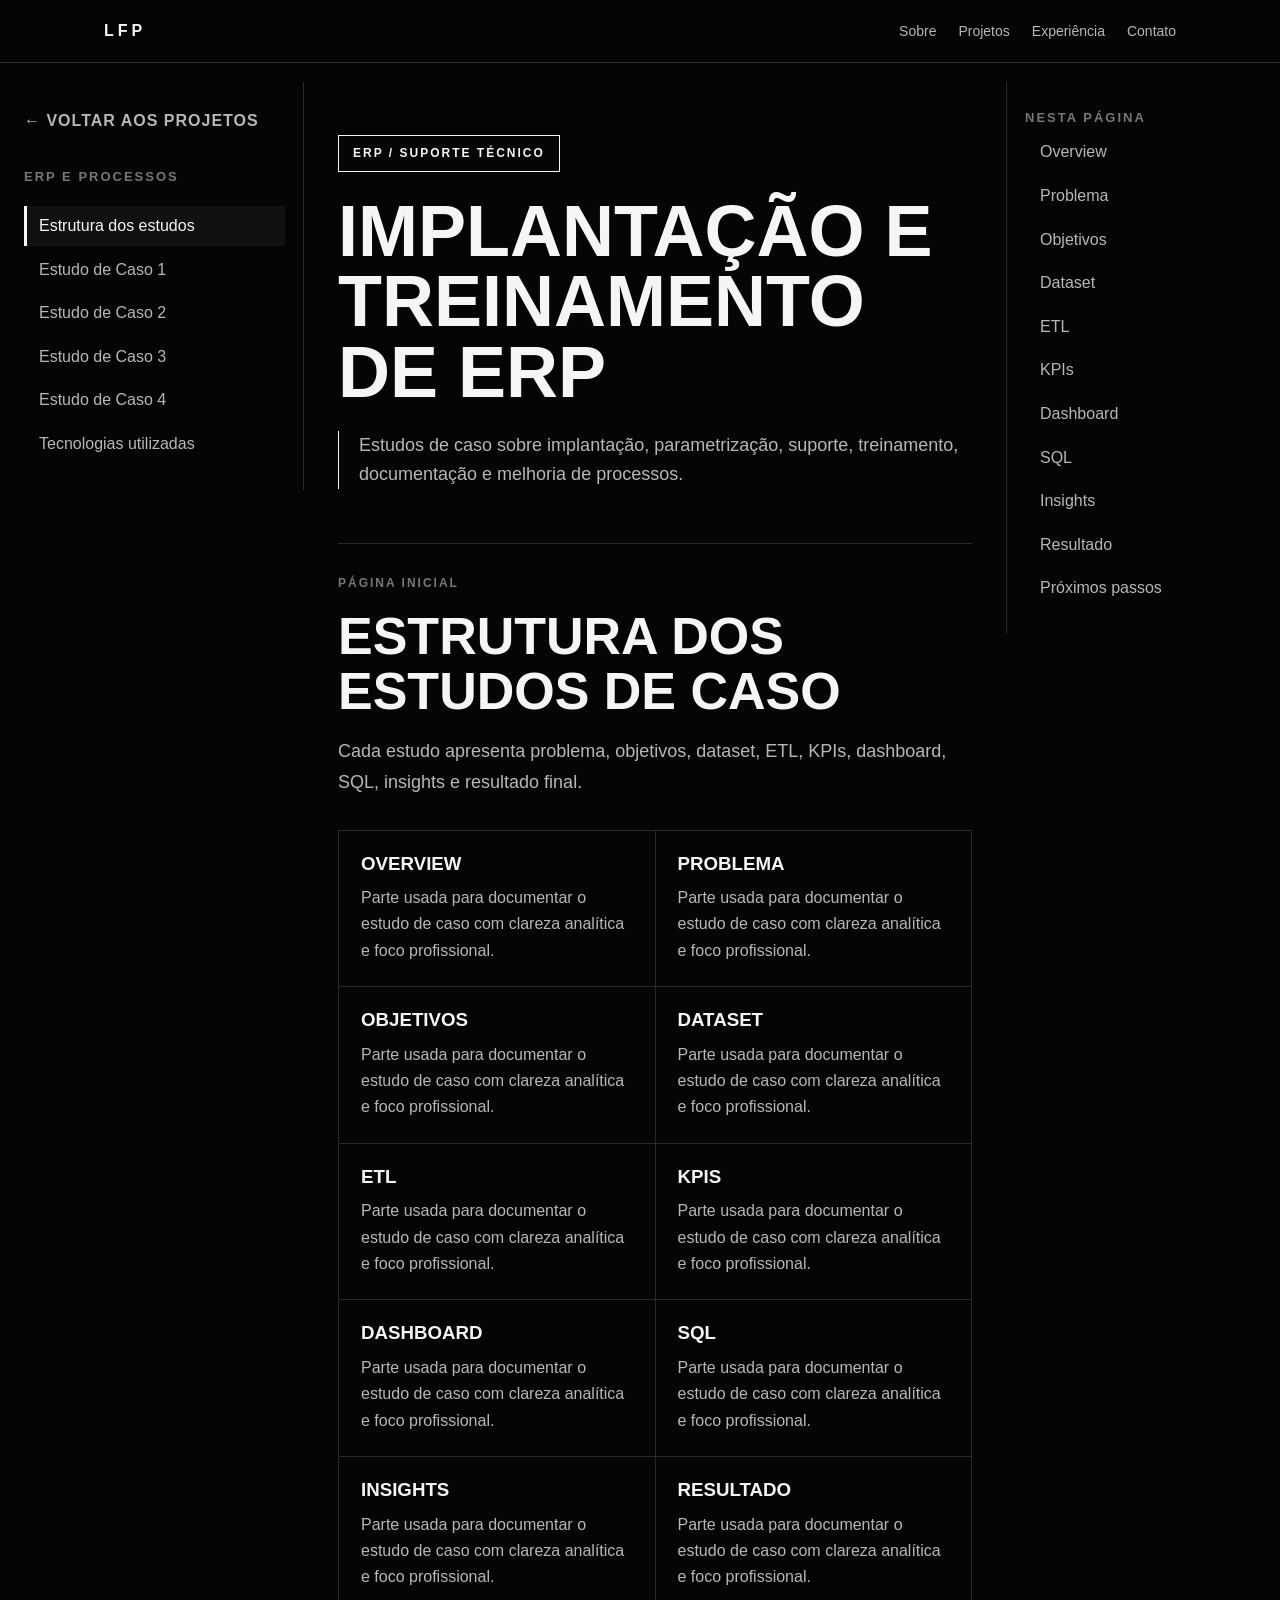
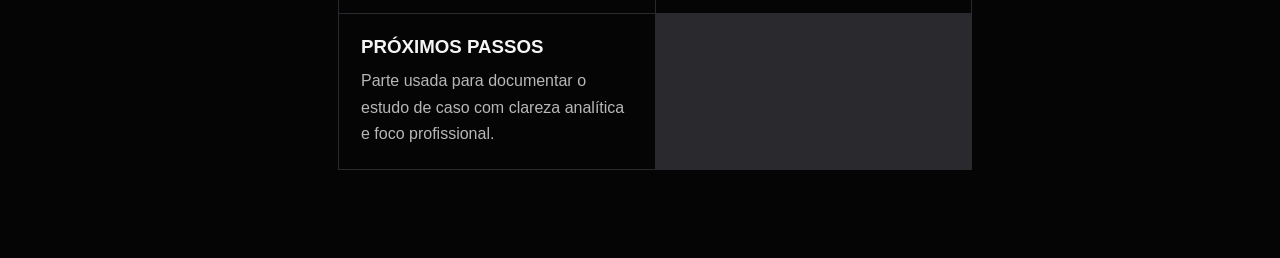
<file: projetos/implantacao-treinamento-erp.html>
﻿<!DOCTYPE html>
<html lang="pt-BR"><head><meta charset="UTF-8" /><meta name="viewport" content="width=device-width, initial-scale=1.0" /><title>Implantação e treinamento de ERP | Luiz Fernando de Paiva</title><link rel="stylesheet" href="../css/style.css?v=20260519-10" /></head>
<body class="pagina-projeto pagina-estudos"><header class="topo"><nav class="menu" aria-label="Menu principal"><a href="../index.html#inicio" class="logo">LFP</a><div class="links-menu"><a href="../index.html#sobre">Sobre</a><a href="../index.html#projetos">Projetos</a><a href="../index.html#experiencia">Experiência</a><a href="../index.html#contato">Contato</a></div></nav></header>
<main class="projeto-docs"><aside class="docs-sidebar" aria-label="Estudos de caso"><a class="voltar" href="../index.html#projetos">← Voltar aos projetos</a><p class="docs-label">ERP e processos</p><nav class="docs-nav docs-case-nav"><a class="ativo" href="#estrutura-estudos" data-case-link="estrutura">Estrutura dos estudos</a><a href="#caso-1" data-case-link="caso-1">Estudo de Caso 1</a><a href="#caso-2" data-case-link="caso-2">Estudo de Caso 2</a><a href="#caso-3" data-case-link="caso-3">Estudo de Caso 3</a><a href="#caso-4" data-case-link="caso-4">Estudo de Caso 4</a><a href="#tecnologias-utilizadas" data-case-link="tecnologias">Tecnologias utilizadas</a></nav></aside>
<article class="docs-artigo"><p class="tag">ERP / Suporte Técnico</p><h1>Implantação e treinamento de ERP</h1><p class="descricao-principal">Estudos de caso sobre implantação, parametrização, suporte, treinamento, documentação e melhoria de processos.</p><section id="estrutura-estudos" class="estudo-caso docs-intro" data-case="estrutura"><div class="case-heading"><p class="categoria">Página inicial</p><h2>Estrutura dos estudos de caso</h2><p>Cada estudo apresenta problema, objetivos, dataset, ETL, KPIs, dashboard, SQL, insights e resultado final.</p></div><div class="estrutura-grid"><section id="estrutura-overview"><h3>Overview</h3><p>Parte usada para documentar o estudo de caso com clareza analítica e foco profissional.</p></section><section id="estrutura-problema"><h3>Problema</h3><p>Parte usada para documentar o estudo de caso com clareza analítica e foco profissional.</p></section><section id="estrutura-objetivos"><h3>Objetivos</h3><p>Parte usada para documentar o estudo de caso com clareza analítica e foco profissional.</p></section><section id="estrutura-dataset"><h3>Dataset</h3><p>Parte usada para documentar o estudo de caso com clareza analítica e foco profissional.</p></section><section id="estrutura-etl"><h3>ETL</h3><p>Parte usada para documentar o estudo de caso com clareza analítica e foco profissional.</p></section><section id="estrutura-kpis"><h3>KPIs</h3><p>Parte usada para documentar o estudo de caso com clareza analítica e foco profissional.</p></section><section id="estrutura-dashboard"><h3>Dashboard</h3><p>Parte usada para documentar o estudo de caso com clareza analítica e foco profissional.</p></section><section id="estrutura-sql"><h3>SQL</h3><p>Parte usada para documentar o estudo de caso com clareza analítica e foco profissional.</p></section><section id="estrutura-insights"><h3>Insights</h3><p>Parte usada para documentar o estudo de caso com clareza analítica e foco profissional.</p></section><section id="estrutura-resultado"><h3>Resultado</h3><p>Parte usada para documentar o estudo de caso com clareza analítica e foco profissional.</p></section><section id="estrutura-proximos-passos"><h3>Próximos passos</h3><p>Parte usada para documentar o estudo de caso com clareza analítica e foco profissional.</p></section></div></section>      <section id="caso-1" class="estudo-caso" data-case="caso-1">
        <div class="case-heading"><p class="categoria">Estudo de Caso 1</p><h2>Implantação de módulo financeiro</h2><p>Estudo orientado a alinhar sistema, processo e usuário para reduzir erro operacional e melhorar adoção.</p></div>
        <section id="caso-1-overview" class="docs-secao"><h3>Overview</h3><p>Estudo aplicado ao contexto de implantação, suporte e treinamento de ERP, com foco em organizar dados, processos e indicadores para análise recorrente.</p></section>
        <section id="caso-1-problema" class="docs-secao"><h3>Problema</h3><p>Processos operacionais precisavam ser refletidos corretamente no ERP para reduzir erros e chamados.</p><ul><li>Parâmetros sem padrão.</li><li>Usuários com dúvidas recorrentes.</li><li>Relatórios afetados por cadastros incorretos.</li></ul></section>
        <section id="caso-1-objetivos" class="docs-secao"><h3>Objetivos</h3><ul><li>Parametrizar rotinas.</li><li>Padronizar processos.</li><li>Treinar usuários.</li><li>Documentar fluxos críticos.</li></ul></section>
        <section id="caso-1-dataset" class="docs-secao"><h3>Dataset</h3><div class="tabela-resumo"><div><strong>Fonte principal</strong><span>ERP B2Click e PDV.</span></div><div><strong>Fonte auxiliar</strong><span>Chamados, usuários e documentação interna.</span></div><div><strong>Controle</strong><span>Planilhas, CSVs ou registros operacionais de apoio.</span></div></div></section>
        <section id="caso-1-etl" class="docs-secao"><h3>ETL</h3><ol class="lista-etl"><li>Extração das fontes.</li><li>Limpeza e padronização.</li><li>Modelagem da base analítica.</li><li>Criação de KPIs.</li><li>Publicação para análise.</li></ol><p class="fluxo-etl">Processo → ERP → Teste → Treinamento</p></section>
        <section id="caso-1-kpis" class="docs-secao"><h3>KPIs</h3><div class="kpi-grid"><div><span>Volume</span><strong>32</strong></div><div><span>Eficiência</span><strong>91%</strong></div><div><span>Pendências</span><strong>-35%</strong></div><div><span>Evolução</span><strong>-28%</strong></div></div></section>
        <section id="caso-1-dashboard" class="docs-secao"><h3>Dashboard</h3><div class="dashboard-preview"><span>Imagem do dashboard</span><strong>Implantação de módulo financeiro</strong><p>Espaço reservado para print, zoom, GIF ou carousel do painel.</p></div></section>
        <section id="caso-1-sql" class="docs-secao"><h3>SQL</h3><pre class="sql-bloco"><code>SELECT&#10;    categoria,&#10;    COUNT(*) AS registros,&#10;    SUM(valor) AS total&#10;FROM suporte_erp&#10;GROUP BY categoria&#10;ORDER BY total DESC;</code></pre></section>
        <section id="caso-1-insights" class="docs-secao"><h3>Insights</h3><ul><li>Treinamento reduziu erros recorrentes.</li><li>Padronização melhorou relatórios.</li><li>Documentação reduziu dependência de pessoas.</li></ul></section>
        <section id="caso-1-resultado" class="docs-secao"><h3>Resultado</h3><p>A implantação ficou mais aderente à operação, com usuários mais autônomos.</p></section>
        <section id="caso-1-proximos-passos" class="docs-secao"><h3>Próximos passos</h3><ul><li>Criar base de conhecimento.</li><li>Medir chamados por rotina.</li><li>Revisar parâmetros periodicamente.</li></ul></section>
      </section>      <section id="caso-2" class="estudo-caso" data-case="caso-2">
        <div class="case-heading"><p class="categoria">Estudo de Caso 2</p><h2>Configuração de PDV</h2><p>Estudo orientado a alinhar sistema, processo e usuário para reduzir erro operacional e melhorar adoção.</p></div>
        <section id="caso-2-overview" class="docs-secao"><h3>Overview</h3><p>Estudo aplicado ao contexto de implantação, suporte e treinamento de ERP, com foco em organizar dados, processos e indicadores para análise recorrente.</p></section>
        <section id="caso-2-problema" class="docs-secao"><h3>Problema</h3><p>Processos operacionais precisavam ser refletidos corretamente no ERP para reduzir erros e chamados.</p><ul><li>Parâmetros sem padrão.</li><li>Usuários com dúvidas recorrentes.</li><li>Relatórios afetados por cadastros incorretos.</li></ul></section>
        <section id="caso-2-objetivos" class="docs-secao"><h3>Objetivos</h3><ul><li>Parametrizar rotinas.</li><li>Padronizar processos.</li><li>Treinar usuários.</li><li>Documentar fluxos críticos.</li></ul></section>
        <section id="caso-2-dataset" class="docs-secao"><h3>Dataset</h3><div class="tabela-resumo"><div><strong>Fonte principal</strong><span>ERP B2Click e PDV.</span></div><div><strong>Fonte auxiliar</strong><span>Chamados, usuários e documentação interna.</span></div><div><strong>Controle</strong><span>Planilhas, CSVs ou registros operacionais de apoio.</span></div></div></section>
        <section id="caso-2-etl" class="docs-secao"><h3>ETL</h3><ol class="lista-etl"><li>Extração das fontes.</li><li>Limpeza e padronização.</li><li>Modelagem da base analítica.</li><li>Criação de KPIs.</li><li>Publicação para análise.</li></ol><p class="fluxo-etl">Processo → ERP → Teste → Treinamento</p></section>
        <section id="caso-2-kpis" class="docs-secao"><h3>KPIs</h3><div class="kpi-grid"><div><span>Volume</span><strong>32</strong></div><div><span>Eficiência</span><strong>91%</strong></div><div><span>Pendências</span><strong>-35%</strong></div><div><span>Evolução</span><strong>-28%</strong></div></div></section>
        <section id="caso-2-dashboard" class="docs-secao"><h3>Dashboard</h3><div class="dashboard-preview"><span>Imagem do dashboard</span><strong>Configuração de PDV</strong><p>Espaço reservado para print, zoom, GIF ou carousel do painel.</p></div></section>
        <section id="caso-2-sql" class="docs-secao"><h3>SQL</h3><pre class="sql-bloco"><code>SELECT&#10;    categoria,&#10;    COUNT(*) AS registros,&#10;    SUM(valor) AS total&#10;FROM suporte_erp&#10;GROUP BY categoria&#10;ORDER BY total DESC;</code></pre></section>
        <section id="caso-2-insights" class="docs-secao"><h3>Insights</h3><ul><li>Treinamento reduziu erros recorrentes.</li><li>Padronização melhorou relatórios.</li><li>Documentação reduziu dependência de pessoas.</li></ul></section>
        <section id="caso-2-resultado" class="docs-secao"><h3>Resultado</h3><p>A implantação ficou mais aderente à operação, com usuários mais autônomos.</p></section>
        <section id="caso-2-proximos-passos" class="docs-secao"><h3>Próximos passos</h3><ul><li>Criar base de conhecimento.</li><li>Medir chamados por rotina.</li><li>Revisar parâmetros periodicamente.</li></ul></section>
      </section>      <section id="caso-3" class="estudo-caso" data-case="caso-3">
        <div class="case-heading"><p class="categoria">Estudo de Caso 3</p><h2>Treinamento de usuários</h2><p>Estudo orientado a alinhar sistema, processo e usuário para reduzir erro operacional e melhorar adoção.</p></div>
        <section id="caso-3-overview" class="docs-secao"><h3>Overview</h3><p>Estudo aplicado ao contexto de implantação, suporte e treinamento de ERP, com foco em organizar dados, processos e indicadores para análise recorrente.</p></section>
        <section id="caso-3-problema" class="docs-secao"><h3>Problema</h3><p>Processos operacionais precisavam ser refletidos corretamente no ERP para reduzir erros e chamados.</p><ul><li>Parâmetros sem padrão.</li><li>Usuários com dúvidas recorrentes.</li><li>Relatórios afetados por cadastros incorretos.</li></ul></section>
        <section id="caso-3-objetivos" class="docs-secao"><h3>Objetivos</h3><ul><li>Parametrizar rotinas.</li><li>Padronizar processos.</li><li>Treinar usuários.</li><li>Documentar fluxos críticos.</li></ul></section>
        <section id="caso-3-dataset" class="docs-secao"><h3>Dataset</h3><div class="tabela-resumo"><div><strong>Fonte principal</strong><span>ERP B2Click e PDV.</span></div><div><strong>Fonte auxiliar</strong><span>Chamados, usuários e documentação interna.</span></div><div><strong>Controle</strong><span>Planilhas, CSVs ou registros operacionais de apoio.</span></div></div></section>
        <section id="caso-3-etl" class="docs-secao"><h3>ETL</h3><ol class="lista-etl"><li>Extração das fontes.</li><li>Limpeza e padronização.</li><li>Modelagem da base analítica.</li><li>Criação de KPIs.</li><li>Publicação para análise.</li></ol><p class="fluxo-etl">Processo → ERP → Teste → Treinamento</p></section>
        <section id="caso-3-kpis" class="docs-secao"><h3>KPIs</h3><div class="kpi-grid"><div><span>Volume</span><strong>32</strong></div><div><span>Eficiência</span><strong>91%</strong></div><div><span>Pendências</span><strong>-35%</strong></div><div><span>Evolução</span><strong>-28%</strong></div></div></section>
        <section id="caso-3-dashboard" class="docs-secao"><h3>Dashboard</h3><div class="dashboard-preview"><span>Imagem do dashboard</span><strong>Treinamento de usuários</strong><p>Espaço reservado para print, zoom, GIF ou carousel do painel.</p></div></section>
        <section id="caso-3-sql" class="docs-secao"><h3>SQL</h3><pre class="sql-bloco"><code>SELECT&#10;    categoria,&#10;    COUNT(*) AS registros,&#10;    SUM(valor) AS total&#10;FROM suporte_erp&#10;GROUP BY categoria&#10;ORDER BY total DESC;</code></pre></section>
        <section id="caso-3-insights" class="docs-secao"><h3>Insights</h3><ul><li>Treinamento reduziu erros recorrentes.</li><li>Padronização melhorou relatórios.</li><li>Documentação reduziu dependência de pessoas.</li></ul></section>
        <section id="caso-3-resultado" class="docs-secao"><h3>Resultado</h3><p>A implantação ficou mais aderente à operação, com usuários mais autônomos.</p></section>
        <section id="caso-3-proximos-passos" class="docs-secao"><h3>Próximos passos</h3><ul><li>Criar base de conhecimento.</li><li>Medir chamados por rotina.</li><li>Revisar parâmetros periodicamente.</li></ul></section>
      </section>      <section id="caso-4" class="estudo-caso" data-case="caso-4">
        <div class="case-heading"><p class="categoria">Estudo de Caso 4</p><h2>Documentação de processos</h2><p>Estudo orientado a alinhar sistema, processo e usuário para reduzir erro operacional e melhorar adoção.</p></div>
        <section id="caso-4-overview" class="docs-secao"><h3>Overview</h3><p>Estudo aplicado ao contexto de implantação, suporte e treinamento de ERP, com foco em organizar dados, processos e indicadores para análise recorrente.</p></section>
        <section id="caso-4-problema" class="docs-secao"><h3>Problema</h3><p>Processos operacionais precisavam ser refletidos corretamente no ERP para reduzir erros e chamados.</p><ul><li>Parâmetros sem padrão.</li><li>Usuários com dúvidas recorrentes.</li><li>Relatórios afetados por cadastros incorretos.</li></ul></section>
        <section id="caso-4-objetivos" class="docs-secao"><h3>Objetivos</h3><ul><li>Parametrizar rotinas.</li><li>Padronizar processos.</li><li>Treinar usuários.</li><li>Documentar fluxos críticos.</li></ul></section>
        <section id="caso-4-dataset" class="docs-secao"><h3>Dataset</h3><div class="tabela-resumo"><div><strong>Fonte principal</strong><span>ERP B2Click e PDV.</span></div><div><strong>Fonte auxiliar</strong><span>Chamados, usuários e documentação interna.</span></div><div><strong>Controle</strong><span>Planilhas, CSVs ou registros operacionais de apoio.</span></div></div></section>
        <section id="caso-4-etl" class="docs-secao"><h3>ETL</h3><ol class="lista-etl"><li>Extração das fontes.</li><li>Limpeza e padronização.</li><li>Modelagem da base analítica.</li><li>Criação de KPIs.</li><li>Publicação para análise.</li></ol><p class="fluxo-etl">Processo → ERP → Teste → Treinamento</p></section>
        <section id="caso-4-kpis" class="docs-secao"><h3>KPIs</h3><div class="kpi-grid"><div><span>Volume</span><strong>32</strong></div><div><span>Eficiência</span><strong>91%</strong></div><div><span>Pendências</span><strong>-35%</strong></div><div><span>Evolução</span><strong>-28%</strong></div></div></section>
        <section id="caso-4-dashboard" class="docs-secao"><h3>Dashboard</h3><div class="dashboard-preview"><span>Imagem do dashboard</span><strong>Documentação de processos</strong><p>Espaço reservado para print, zoom, GIF ou carousel do painel.</p></div></section>
        <section id="caso-4-sql" class="docs-secao"><h3>SQL</h3><pre class="sql-bloco"><code>SELECT&#10;    categoria,&#10;    COUNT(*) AS registros,&#10;    SUM(valor) AS total&#10;FROM suporte_erp&#10;GROUP BY categoria&#10;ORDER BY total DESC;</code></pre></section>
        <section id="caso-4-insights" class="docs-secao"><h3>Insights</h3><ul><li>Treinamento reduziu erros recorrentes.</li><li>Padronização melhorou relatórios.</li><li>Documentação reduziu dependência de pessoas.</li></ul></section>
        <section id="caso-4-resultado" class="docs-secao"><h3>Resultado</h3><p>A implantação ficou mais aderente à operação, com usuários mais autônomos.</p></section>
        <section id="caso-4-proximos-passos" class="docs-secao"><h3>Próximos passos</h3><ul><li>Criar base de conhecimento.</li><li>Medir chamados por rotina.</li><li>Revisar parâmetros periodicamente.</li></ul></section>
      </section><section id="tecnologias-utilizadas" class="estudo-caso" data-case="tecnologias"><div class="case-heading"><p class="categoria">Stack</p><h2>Tecnologias utilizadas</h2><p>Ferramentas, práticas e conceitos aplicados nos estudos deste projeto.</p></div><div class="chips chips-grandes"><span>ERP B2Click</span><span>PDV</span><span>SQL</span><span>Documentação</span><span>Treinamento</span><span>Suporte Técnico</span><span>Processos</span><span>Excel</span></div></section></article>
<aside class="docs-indice" aria-label="Nesta página"><p>Nesta página</p><a href="#estrutura-overview" data-topic="overview">Overview</a><a href="#estrutura-problema" data-topic="problema">Problema</a><a href="#estrutura-objetivos" data-topic="objetivos">Objetivos</a><a href="#estrutura-dataset" data-topic="dataset">Dataset</a><a href="#estrutura-etl" data-topic="etl">ETL</a><a href="#estrutura-kpis" data-topic="kpis">KPIs</a><a href="#estrutura-dashboard" data-topic="dashboard">Dashboard</a><a href="#estrutura-sql" data-topic="sql">SQL</a><a href="#estrutura-insights" data-topic="insights">Insights</a><a href="#estrutura-resultado" data-topic="resultado">Resultado</a><a href="#estrutura-proximos-passos" data-topic="proximos-passos">Próximos passos</a></aside></main><script src="../js/script.js?v=20260519-10"></script></body></html>
</file>
<file: css/style.css>
﻿* {
  margin: 0;
  padding: 0;
  box-sizing: border-box;
}

:root {
  --bg: #050505;
  --panel: #0d0d0f;
  --panel-2: #151518;
  --text: #f5f5f5;
  --muted: #b7b7b7;
  --soft: #777;
  --line: #2a2a2e;
  --accent: #f5f5f5;
}

html {
  scroll-behavior: smooth;
}

body {
  font-family: "Segoe WP", "Segoe UI", Arial, Helvetica, sans-serif;
  background: var(--bg);
  color: var(--text);
  line-height: 1.6;
}

a {
  color: inherit;
  text-decoration: none;
}

.topo {
  position: sticky;
  top: 0;
  z-index: 10;
  background: rgba(5, 5, 5, 0.94);
  border-bottom: 1px solid var(--line);
  backdrop-filter: blur(12px);
}

.menu {
  max-width: 1120px;
  margin: 0 auto;
  padding: 18px 24px;
  display: flex;
  justify-content: space-between;
  align-items: center;
  gap: 24px;
}

.logo {
  font-weight: 900;
  letter-spacing: 4px;
}

.links-menu {
  display: flex;
  gap: 22px;
  align-items: center;
}

.links-menu a {
  color: var(--muted);
  font-size: 14px;
  transition: color 0.2s ease;
}

.links-menu a:hover {
  color: var(--text);
}

.menu-botao {
  display: none;
  width: 42px;
  height: 42px;
  border: 1px solid var(--line);
  background: transparent;
  color: var(--text);
  font-size: 22px;
  cursor: pointer;
}

.secao {
  max-width: 1120px;
  margin: 0 auto;
  padding: 82px 24px;
}

.secao-alternada {
  max-width: 100%;
  border-top: 1px solid var(--line);
  border-bottom: 1px solid var(--line);
  background: var(--panel);
}

.secao-alternada > * {
  max-width: 1120px;
  margin-left: auto;
  margin-right: auto;
}

.hero {
  min-height: 78vh;
  display: grid;
  grid-template-columns: minmax(0, 1.25fr) minmax(280px, 0.75fr);
  gap: 48px;
  align-items: center;
}

.tag {
  display: inline-block;
  width: fit-content;
  border: 1px solid var(--accent);
  padding: 8px 14px;
  margin-bottom: 24px;
  font-size: 12px;
  font-weight: 800;
  text-transform: uppercase;
  letter-spacing: 2px;
}

h1 {
  max-width: 900px;
  font-size: clamp(44px, 8vw, 88px);
  line-height: 0.98;
  text-transform: uppercase;
  font-weight: 900;
}

h2 {
  margin-top: 16px;
  font-size: clamp(30px, 5vw, 52px);
  line-height: 1.05;
  text-transform: uppercase;
  font-weight: 900;
}

h3 {
  margin-bottom: 12px;
  line-height: 1.2;
  text-transform: uppercase;
}

.texto,
.descricao-principal {
  max-width: 780px;
  margin-top: 24px;
  color: var(--muted);
  font-size: 18px;
}

.descricao-principal {
  border-left: 1px solid var(--accent);
  padding-left: 20px;
}

.texto-grande {
  font-size: 19px;
  line-height: 1.8;
}

.numero-secao {
  color: var(--soft);
  font-size: 13px;
  font-weight: 900;
  letter-spacing: 4px;
  text-transform: uppercase;
}

.botoes {
  display: flex;
  flex-wrap: wrap;
  gap: 12px;
  margin-top: 32px;
}

.botao {
  display: inline-block;
  border: 1px solid var(--accent);
  padding: 12px 22px;
  font-weight: 900;
  text-transform: uppercase;
  letter-spacing: 1px;
  transition: background 0.2s ease, color 0.2s ease, transform 0.2s ease;
}

.botao:hover {
  transform: translateY(-2px);
}

.botao-claro {
  background: var(--text);
  color: #000;
}

.botao-claro:hover {
  background: transparent;
  color: var(--text);
}

.botao-escuro {
  background: transparent;
  color: var(--text);
}

.botao-escuro:hover {
  background: var(--text);
  color: #000;
}

.painel-foco,
.caixa,
.card {
  border: 1px solid var(--line);
  background: #09090b;
  padding: 28px;
}

.painel-foco h2 {
  margin-top: 0;
  padding-bottom: 14px;
  border-bottom: 1px solid var(--line);
  font-size: 24px;
}

.painel-foco p,
.caixa p,
.card p {
  color: var(--muted);
  margin-top: 14px;
}

.grid-sobre {
  display: grid;
  grid-template-columns: 0.8fr 1.2fr;
  gap: 32px;
  margin-top: 40px;
}

.cabecalho-secao {
  display: grid;
  grid-template-columns: 0.9fr 1.1fr;
  gap: 32px;
  align-items: end;
}

.cabecalho-secao p {
  color: var(--muted);
}

.grade-tags,
.grid-cards,
.indicadores {
  margin-top: 40px;
  display: grid;
  gap: 1px;
  background: var(--line);
  border: 1px solid var(--line);
}

.grade-tags {
  grid-template-columns: repeat(3, 1fr);
}

.grade-tags span {
  background: var(--bg);
  padding: 18px;
  font-size: 14px;
  font-weight: 800;
  text-transform: uppercase;
  color: #dfdfdf;
}

.grid-cards {
  grid-template-columns: repeat(3, 1fr);
}

.grid-cards.dois {
  grid-template-columns: repeat(2, 1fr);
}

.card {
  border: none;
  min-height: 100%;
}

.card p {
  line-height: 1.7;
}

.categoria {
  color: var(--soft) !important;
  font-size: 12px;
  font-weight: 900;
  letter-spacing: 2px;
  text-transform: uppercase;
  margin: 0 0 16px;
}

.chips {
  display: flex;
  flex-wrap: wrap;
  gap: 8px;
  margin-top: 22px;
}

.chips span,
.card-topo span {
  border: 1px solid var(--line);
  padding: 5px 9px;
  color: #d8d8d8;
  font-size: 12px;
  font-weight: 700;
  text-transform: uppercase;
}

.card-topo {
  display: flex;
  justify-content: space-between;
  gap: 16px;
  align-items: start;
  border-bottom: 1px solid var(--line);
  padding-bottom: 14px;
}

.linha-do-tempo {
  margin-top: 40px;
  border: 1px solid var(--line);
}

.experiencia {
  display: grid;
  grid-template-columns: 0.35fr 0.65fr;
  gap: 24px;
  padding: 28px;
  background: var(--bg);
  border-bottom: 1px solid var(--line);
}

.experiencia:last-child {
  border-bottom: none;
}

.experiencia span {
  color: var(--soft);
  font-weight: 900;
  text-transform: uppercase;
  letter-spacing: 1px;
}

.experiencia p {
  color: var(--muted);
  margin-top: 8px;
}

.empresa {
  color: #e8e8e8 !important;
}

.indicadores {
  grid-template-columns: repeat(4, 1fr);
}

.indicadores div {
  background: var(--bg);
  padding: 26px;
}

.indicadores strong {
  display: block;
  font-size: 46px;
  line-height: 1;
}

.indicadores span {
  display: block;
  margin-top: 12px;
  color: var(--muted);
  font-size: 14px;
  text-transform: uppercase;
}

.contato {
  max-width: 100%;
  padding-left: 0;
  padding-right: 0;
  display: grid;
  grid-template-columns: minmax(24px, 1fr) minmax(0, 1120px) minmax(24px, 1fr);
  background: var(--text);
  color: #000;
}

.contato > * {
  grid-column: 2;
  margin-left: 0;
  margin-right: 0;
}

.contato > p:not(.numero-secao) {
  max-width: 780px;
  margin-top: 24px;
  font-size: 18px;
}

.contato .botao-claro {
  background: #000;
  color: #fff;
  border-color: #000;
}

.contato .botao-claro:hover,
.contato .botao-escuro:hover {
  background: #fff;
  color: #000;
}

.contato .botao-escuro {
  color: #000;
  border-color: #000;
}

@media (max-width: 900px) {
  .hero,
  .grid-sobre,
  .cabecalho-secao,
  .experiencia {
    grid-template-columns: 1fr;
  }

  .grade-tags,
  .grid-cards,
  .grid-cards.dois,
  .indicadores {
    grid-template-columns: repeat(2, 1fr);
  }
}

@media (max-width: 700px) {
  .contato {
    grid-template-columns: minmax(20px, 1fr) minmax(0, 1120px) minmax(20px, 1fr);
  }

  .menu {
    align-items: flex-start;
  }

  .menu-botao {
    display: block;
  }

  .links-menu {
    position: absolute;
    top: 79px;
    left: 0;
    right: 0;
    display: none;
    flex-direction: column;
    align-items: flex-start;
    gap: 0;
    padding: 8px 24px 18px;
    background: var(--bg);
    border-bottom: 1px solid var(--line);
  }

  .links-menu.aberto {
    display: flex;
  }

  .links-menu a {
    width: 100%;
    padding: 12px 0;
  }

  .secao {
    padding: 64px 20px;
  }

  .grade-tags,
  .grid-cards,
  .grid-cards.dois,
  .indicadores {
    grid-template-columns: 1fr;
  }

  h1 {
    font-size: 42px;
  }
}


.card {
  transition: transform 0.22s ease, border-color 0.22s ease, background 0.22s ease, box-shadow 0.22s ease;
}

#projetos .card:hover {
  position: relative;
  z-index: 1;
  transform: translateY(-8px);
  background: #121216;
  box-shadow: 0 18px 44px rgba(0, 0, 0, 0.38);
}

.link-projeto {
  display: inline-flex;
  align-items: center;
  gap: 8px;
  color: var(--text);
  text-decoration: underline;
  text-decoration-color: transparent;
  text-underline-offset: 5px;
  transition: color 0.2s ease, text-decoration-color 0.2s ease;
}

.link-projeto::after {
  content: "→";
  font-size: 0.9em;
  transform: translateX(0);
  transition: transform 0.2s ease;
}

#projetos .card:hover .link-projeto,
.link-projeto:hover {
  color: #ffffff;
  text-decoration-color: #ffffff;
}

#projetos .card:hover .link-projeto::after,
.link-projeto:hover::after {
  transform: translateX(4px);
}

.pagina-projeto {
  min-height: 100vh;
}

.projeto-detalhe {
  max-width: 900px;
}

.projeto-detalhe .tag {
  margin-bottom: 28px;
}

.projeto-detalhe h1 {
  max-width: 920px;
}

.projeto-bloco {
  margin-top: 42px;
  border-top: 1px solid var(--line);
  padding-top: 28px;
}

.projeto-bloco h2 {
  margin-top: 0;
  font-size: clamp(24px, 4vw, 36px);
}

.projeto-bloco ul {
  margin-top: 18px;
  padding-left: 20px;
  color: var(--muted);
  font-size: 18px;
}

.projeto-bloco li + li {
  margin-top: 10px;
}

.voltar {
  display: inline-block;
  margin-bottom: 34px;
  color: var(--muted);
  font-weight: 800;
  text-transform: uppercase;
  letter-spacing: 1px;
}

.voltar:hover {
  color: var(--text);
}



.pagina-estudos {
  background: var(--bg);
}

.projeto-docs {
  max-width: 1440px;
  margin: 0 auto;
  padding: 0 24px 88px;
  display: grid;
  grid-template-columns: minmax(220px, 280px) minmax(0, 820px) minmax(190px, 250px);
  gap: 34px;
  align-items: start;
}

.docs-sidebar,
.docs-indice {
  position: sticky;
  top: 82px;
  max-height: calc(100vh - 100px);
  overflow: auto;
  padding: 26px 0;
}

.docs-sidebar {
  border-right: 1px solid var(--line);
  padding-right: 18px;
}

.docs-indice {
  border-left: 1px solid var(--line);
  padding-left: 18px;
}

.docs-label,
.docs-indice p {
  color: var(--soft);
  font-size: 13px;
  font-weight: 900;
  letter-spacing: 2px;
  text-transform: uppercase;
}

.docs-nav,
.docs-indice {
  display: flex;
  flex-direction: column;
  gap: 4px;
}

.docs-nav {
  margin-top: 18px;
}

.docs-nav a,
.docs-indice a {
  border-left: 3px solid transparent;
  padding: 9px 12px;
  color: var(--muted);
  line-height: 1.35;
  transition: border-color 0.2s ease, background 0.2s ease, color 0.2s ease;
}

.docs-nav a:hover,
.docs-nav a.ativo,
.docs-indice a:hover {
  border-left-color: var(--text);
  background: #111114;
  color: var(--text);
}

.docs-artigo {
  min-width: 0;
  padding-top: 72px;
}

.docs-artigo h1 {
  max-width: 820px;
  font-family: "Segoe UI Semibold", "Segoe UI", "Segoe WP", Arial, Helvetica, sans-serif;
  font-size: clamp(42px, 6vw, 72px);
  font-weight: 600;
}

.docs-secao {
  scroll-margin-top: 96px;
  margin-top: 48px;
  border-top: 1px solid var(--line);
  padding-top: 30px;
}

.docs-secao h2 {
  margin-top: 0;
  font-size: clamp(28px, 4vw, 42px);
  text-transform: none;
}

.docs-secao p,
.docs-secao li {
  color: var(--muted);
  font-size: 18px;
  line-height: 1.75;
}

.docs-secao p {
  margin-top: 18px;
}

.docs-secao ul {
  margin-top: 18px;
  padding-left: 22px;
}

.docs-secao li + li {
  margin-top: 10px;
}

.tabela-resumo {
  margin-top: 28px;
  border: 1px solid var(--line);
}

.tabela-resumo div {
  display: grid;
  grid-template-columns: 160px 1fr;
  border-bottom: 1px solid var(--line);
}

.tabela-resumo div:last-child {
  border-bottom: none;
}

.tabela-resumo strong,
.tabela-resumo span {
  padding: 16px;
}

.tabela-resumo strong {
  border-right: 1px solid var(--line);
}

.tabela-resumo span {
  color: var(--muted);
}

@media (max-width: 1180px) {
  .projeto-docs {
    grid-template-columns: minmax(200px, 250px) minmax(0, 1fr);
  }

  .docs-indice {
    display: none;
  }
}

@media (max-width: 860px) {
  .projeto-docs {
    grid-template-columns: 1fr;
    padding: 0 20px 70px;
  }

  .docs-sidebar {
    position: static;
    max-height: none;
    border-right: none;
    border-bottom: 1px solid var(--line);
    padding-right: 0;
  }

  .docs-nav {
    display: grid;
    grid-template-columns: 1fr;
  }

  .docs-artigo {
    padding-top: 34px;
  }

  .tabela-resumo div {
    grid-template-columns: 1fr;
  }

  .tabela-resumo strong {
    border-right: none;
    border-bottom: 1px solid var(--line);
  }
}

.estudo-caso {
  scroll-margin-top: 96px;
  margin-top: 72px;
}

.docs-intro {
  margin-top: 54px;
}

.case-heading {
  border-top: 1px solid var(--line);
  padding-top: 30px;
}

.case-heading h2 {
  margin-top: 8px;
  font-size: clamp(32px, 5vw, 52px);
}

.case-heading p:last-child {
  max-width: 760px;
  margin-top: 18px;
  color: var(--muted);
  font-size: 18px;
  line-height: 1.7;
}

.estrutura-grid {
  display: grid;
  grid-template-columns: repeat(2, minmax(0, 1fr));
  gap: 1px;
  margin-top: 32px;
  border: 1px solid var(--line);
  background: var(--line);
}

.estrutura-grid section {
  background: var(--bg);
  padding: 22px;
  scroll-margin-top: 96px;
}

.estrutura-grid h3,
.docs-secao h3 {
  margin-bottom: 10px;
  text-transform: uppercase;
}

.estrutura-grid p {
  color: var(--muted);
  line-height: 1.65;
}

.docs-secao h3 {
  font-size: 24px;
}

.docs-secao ol {
  margin-top: 18px;
  padding-left: 22px;
}

.docs-secao ol li {
  color: var(--muted);
  font-size: 18px;
  line-height: 1.75;
}

.kpi-grid {
  display: grid;
  grid-template-columns: repeat(4, minmax(0, 1fr));
  gap: 1px;
  margin-top: 22px;
  border: 1px solid var(--line);
  background: var(--line);
}

.kpi-grid div {
  background: #09090b;
  padding: 20px;
}

.kpi-grid span {
  display: block;
  color: var(--muted);
  font-size: 12px;
  font-weight: 800;
  letter-spacing: 1px;
  text-transform: uppercase;
}

.kpi-grid strong {
  display: block;
  margin-top: 10px;
  font-size: 30px;
  line-height: 1;
}

.dashboard-preview {
  min-height: 280px;
  margin-top: 22px;
  border: 1px solid var(--line);
  background: linear-gradient(135deg, #101014, #050505);
  display: flex;
  flex-direction: column;
  justify-content: flex-end;
  padding: 28px;
}

.dashboard-preview span {
  color: var(--soft);
  font-size: 12px;
  font-weight: 900;
  letter-spacing: 2px;
  text-transform: uppercase;
}

.dashboard-preview strong {
  margin-top: 10px;
  font-size: 26px;
}

.dashboard-preview p {
  max-width: 520px;
}

.sql-demo {
  margin-top: 22px;
  overflow: hidden;
  border: 1px solid #555b63;
  border-radius: 4px;
  background: #2b2f34;
}

.sql-demo-topo {
  display: flex;
  align-items: center;
  justify-content: space-between;
  gap: 16px;
  min-height: 50px;
  padding: 10px 16px;
  border-bottom: 1px solid #555b63;
  background: #151719;
}

.sql-demo-topo span {
  color: #ffffff;
  font-size: 16px;
  font-weight: 800;
  letter-spacing: 0.02em;
}

.sql-demo-acoes {
  display: flex;
  gap: 8px;
}

.sql-copy {
  border: 1px solid #f5f5f5;
  border-radius: 4px;
  background: transparent;
  color: #ffffff;
  padding: 8px 12px;
  font: inherit;
  font-weight: 800;
  cursor: pointer;
  transition: background 0.2s ease, color 0.2s ease;
}

.sql-copy:hover {
  background: #ffffff;
  color: #151719;
}

.sql-bloco {
  margin: 0;
  overflow: auto;
  border: none;
  background: #2b2f34;
  padding: 22px;
  color: #f4f4f5;
  font-family: Consolas, "Cascadia Code", "Courier New", monospace;
  font-size: 16px;
  line-height: 1.75;
}

.sql-bloco code {
  color: inherit;
  font: inherit;
}

.sql-keyword {
  color: #5eead4;
}

.sql-function {
  color: #f472b6;
}

.sql-string {
  color: #a7f3d0;
}

.sql-number {
  color: #93c5fd;
}

.fluxo-etl {
  display: inline-block;
  border: 1px solid var(--line);
  padding: 12px 16px;
  color: var(--text) !important;
  font-weight: 800;
}

.docs-nav a.ativo,
.docs-indice a.ativo {
  border-left-color: var(--text);
  background: #111114;
  color: var(--text);
}

.chips-grandes span {
  padding: 9px 12px;
  font-size: 13px;
}

@media (max-width: 1180px) {
  .kpi-grid {
    grid-template-columns: repeat(2, minmax(0, 1fr));
  }
}

@media (max-width: 700px) {
  .estrutura-grid,
  .kpi-grid {
    grid-template-columns: 1fr;
  }

  .dashboard-preview {
    min-height: 220px;
  }
}

.estudo-caso[hidden] {
  display: none !important;
}

.docs-artigo.pagina-interna .estudo-caso {
  margin-top: 54px;
}
</file>
